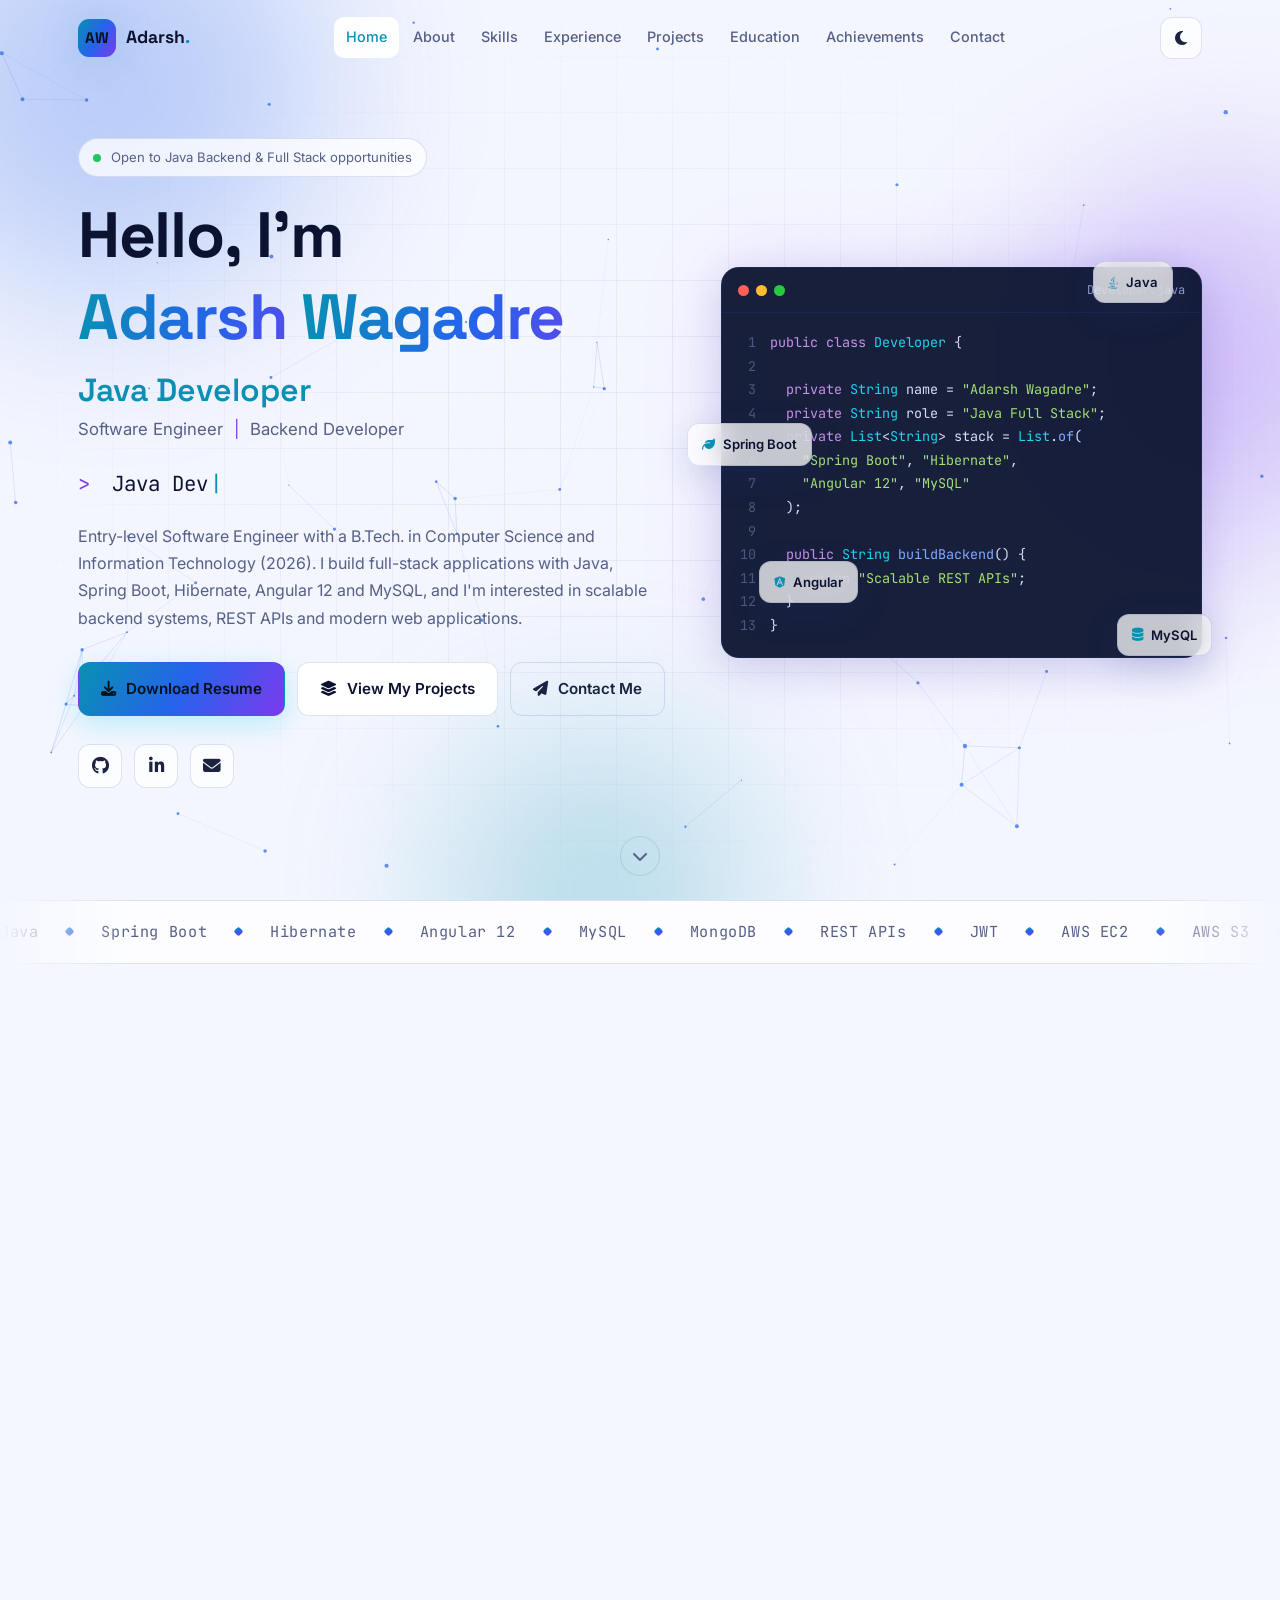
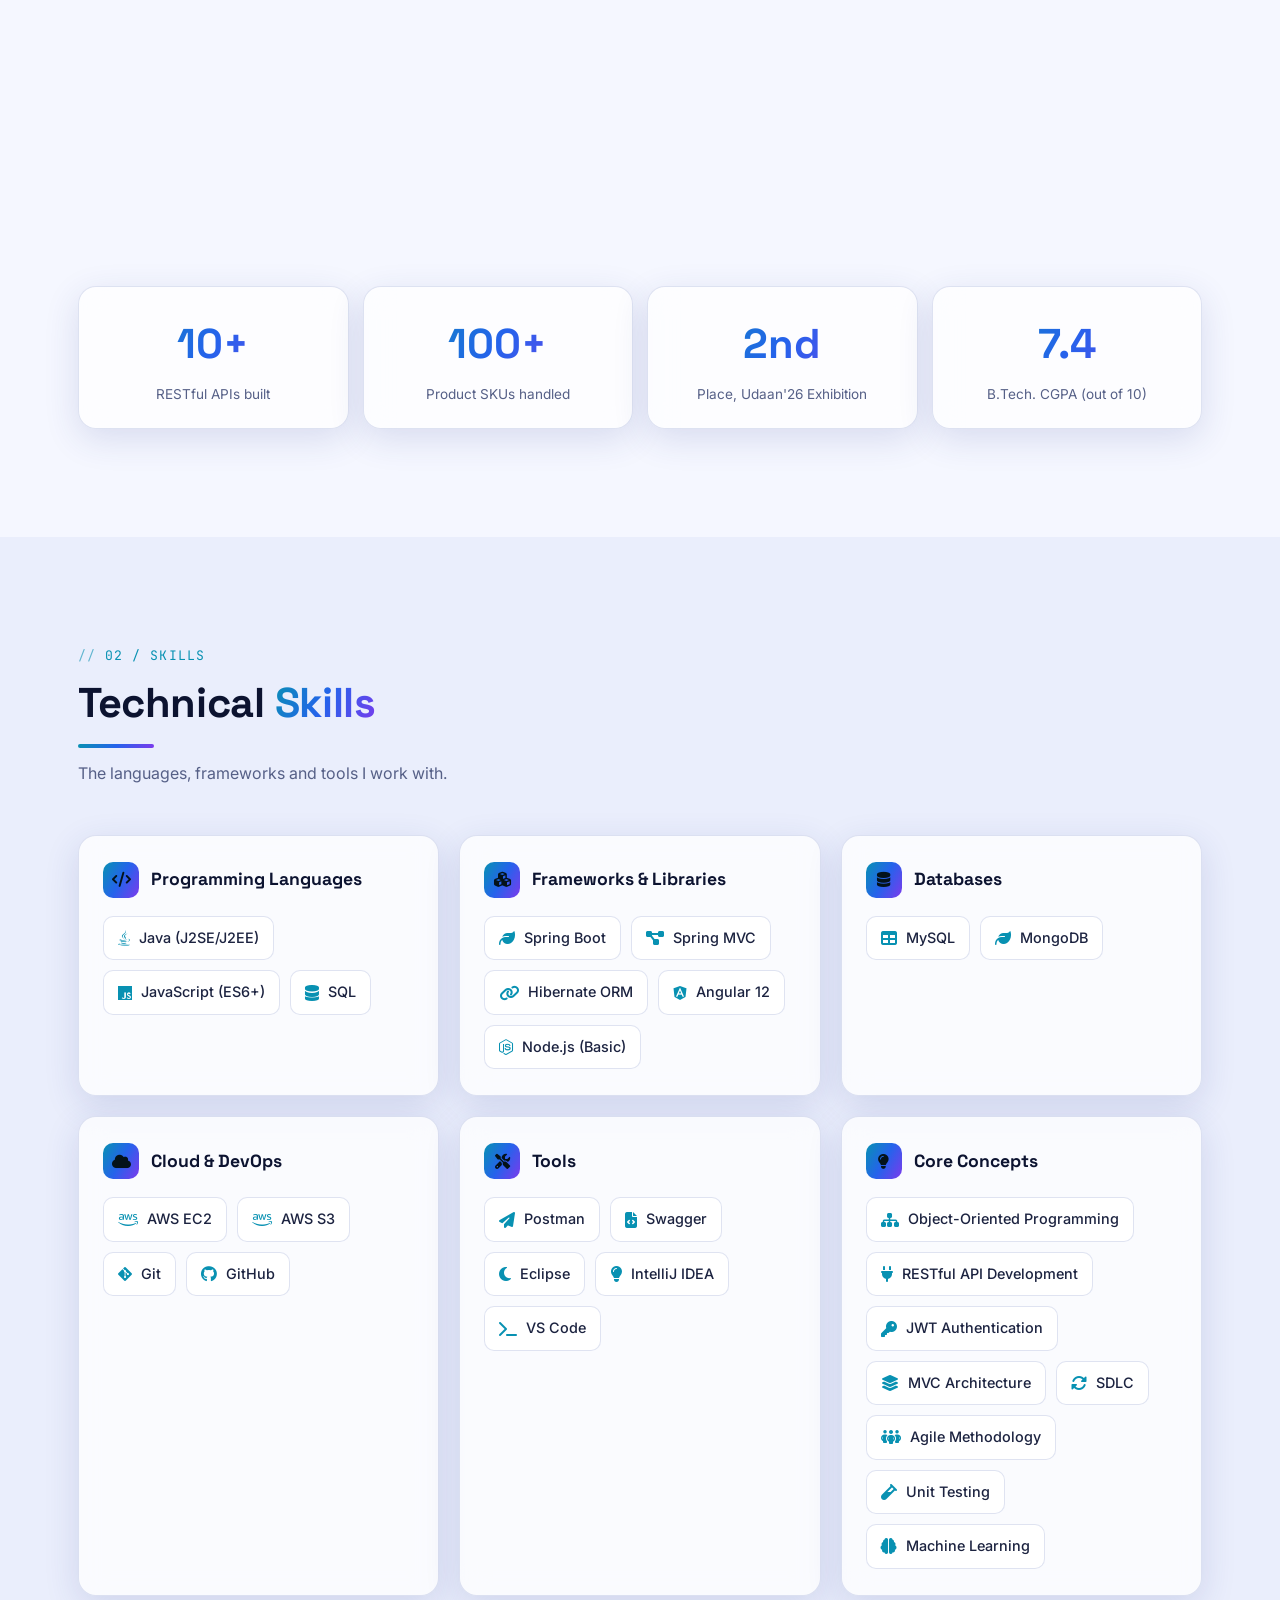
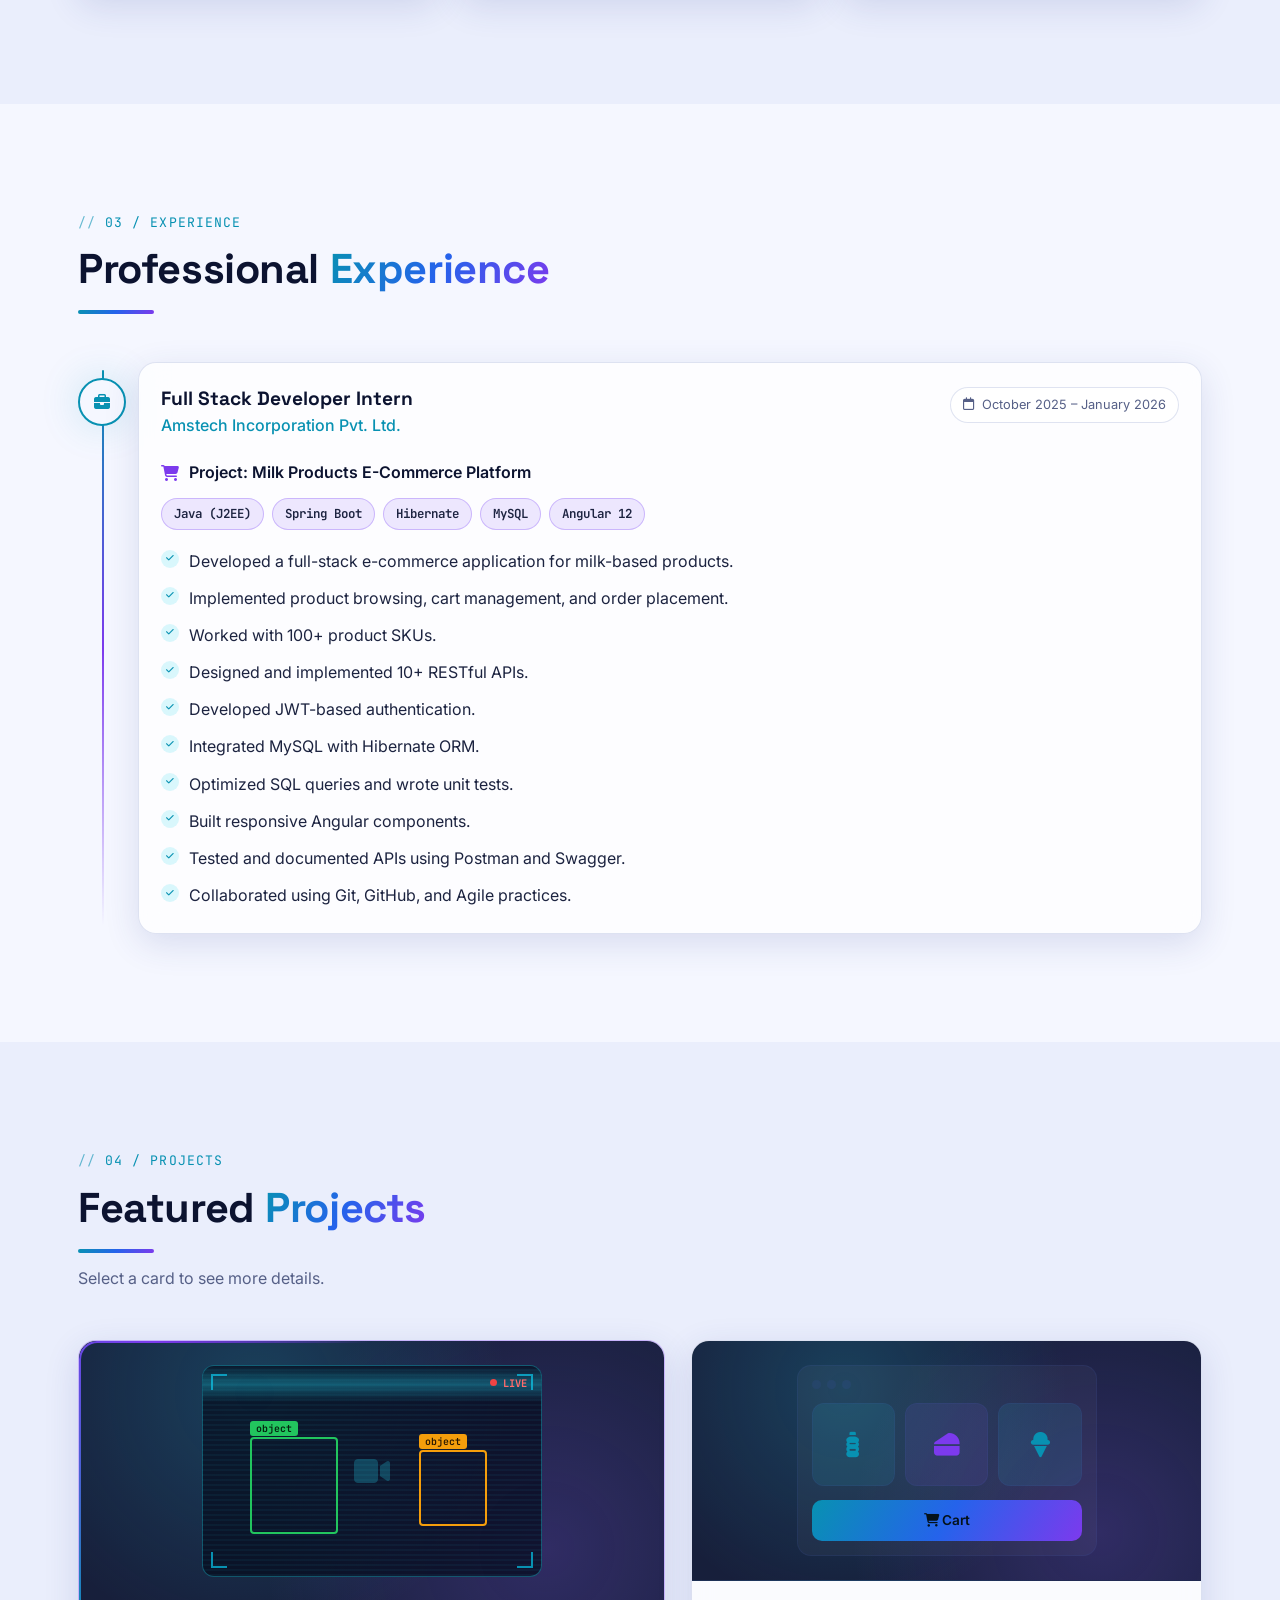
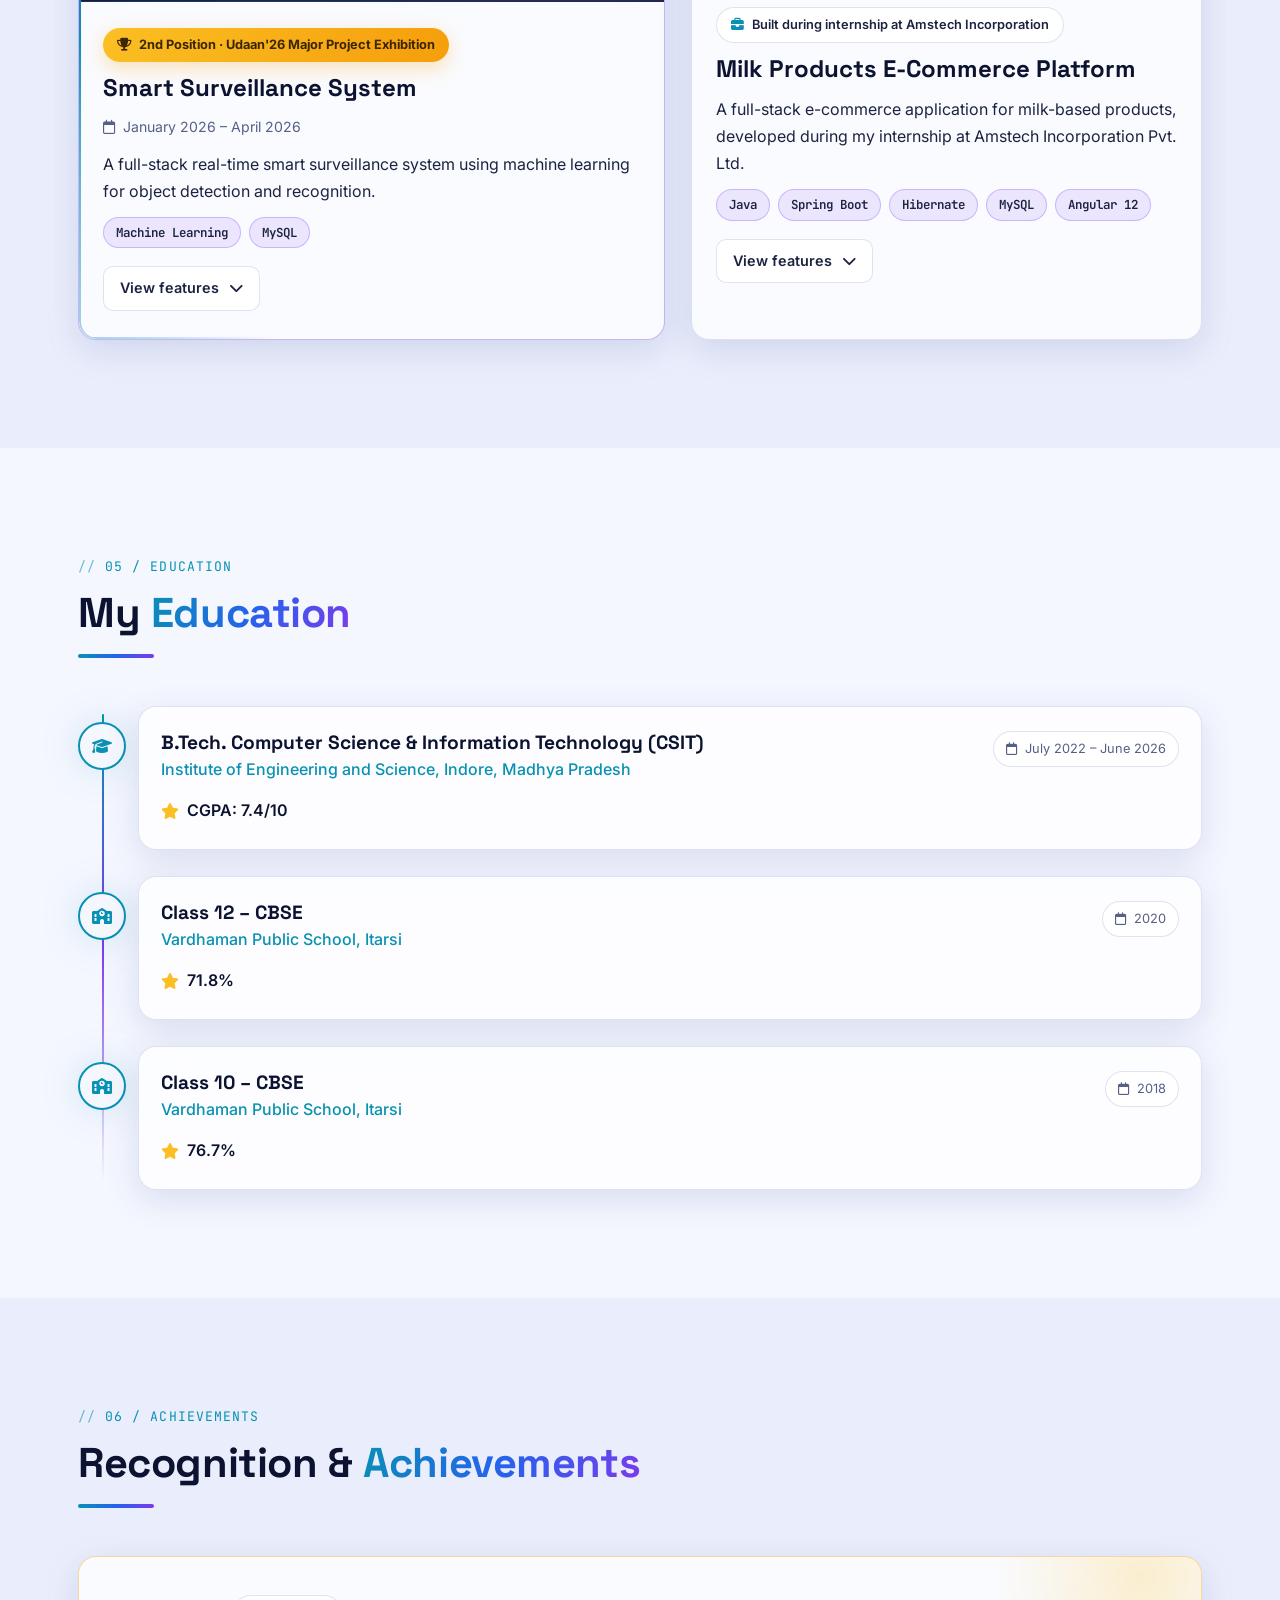
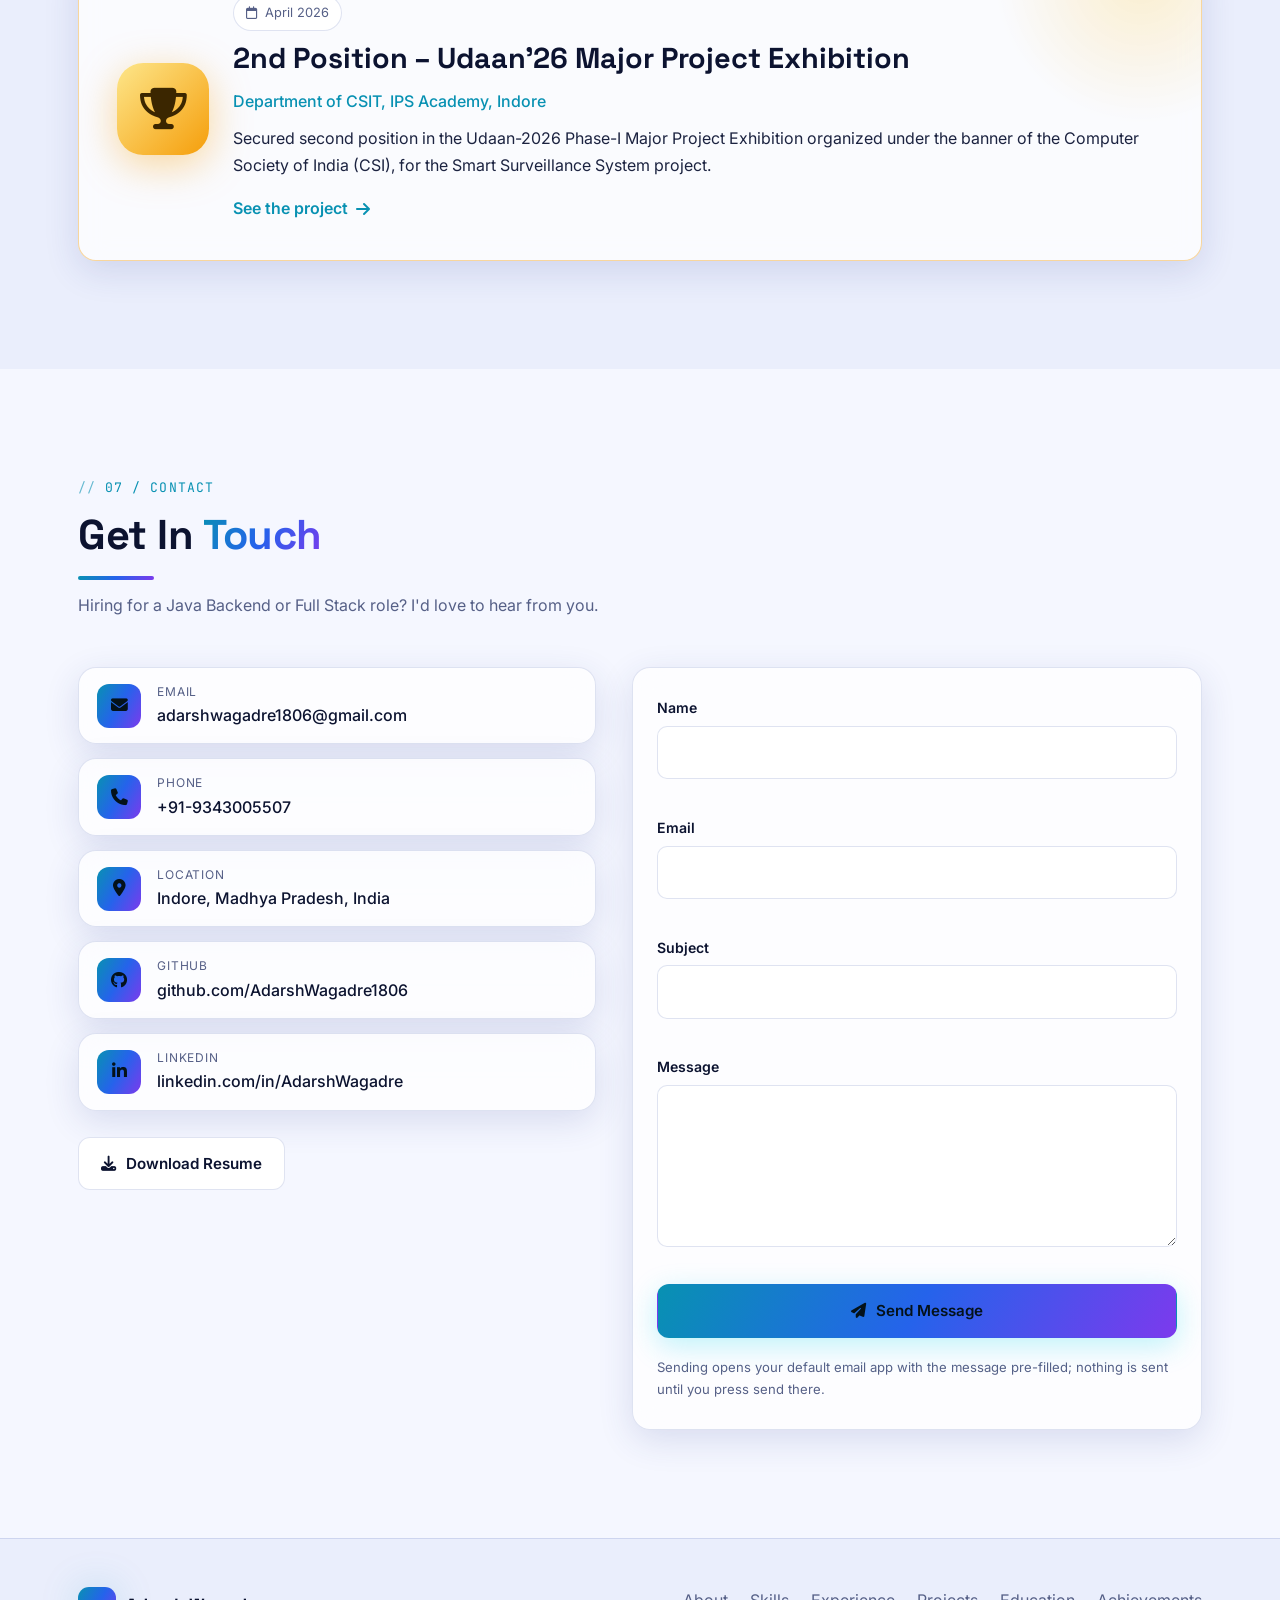
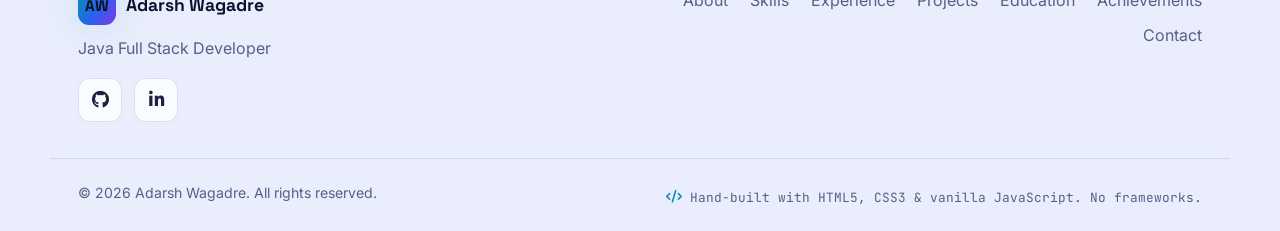
<file: index.html>
<!DOCTYPE html>
<html lang="en" data-theme="dark">
<head>
  <meta charset="UTF-8">
  <meta name="viewport" content="width=device-width, initial-scale=1.0">
  <title>Adarsh Wagadre | Java Full Stack Developer</title>
  <meta name="description" content="Adarsh Wagadre – Java Full Stack Developer, Software Engineer and Backend Developer from Indore, India. Experienced with Java, Spring Boot, Hibernate, Angular 12 and MySQL.">
  <meta name="keywords" content="Adarsh Wagadre, Java Full Stack Developer, Spring Boot, Hibernate, Angular, MySQL, Backend Developer, Software Engineer, Indore">
  <meta name="author" content="Adarsh Wagadre">
  <meta name="theme-color" content="#070b1a">
  <meta property="og:title" content="Adarsh Wagadre | Java Full Stack Developer">
  <meta property="og:description" content="Java Full Stack Developer building scalable backend systems, REST APIs and modern web applications.">
  <meta property="og:type" content="website">
  <meta name="twitter:card" content="summary">
  <link rel="icon" href="data:image/svg+xml,%3Csvg xmlns='http://www.w3.org/2000/svg' viewBox='0 0 100 100'%3E%3Crect width='100' height='100' rx='22' fill='%230b1226'/%3E%3Ctext x='50' y='66' font-size='54' text-anchor='middle' fill='%2322d3ee' font-family='monospace' font-weight='bold'%3EAW%3C/text%3E%3C/svg%3E">

  <link rel="preconnect" href="https://fonts.googleapis.com">
  <link rel="preconnect" href="https://fonts.gstatic.com" crossorigin>
  <link href="https://fonts.googleapis.com/css2?family=Inter:wght@400;500;600;700&family=JetBrains+Mono:wght@400;500&family=Space+Grotesk:wght@500;600;700&display=swap" rel="stylesheet">
  <link rel="stylesheet" href="https://cdnjs.cloudflare.com/ajax/libs/font-awesome/6.5.1/css/all.min.css" crossorigin="anonymous" referrerpolicy="no-referrer">
  <link rel="stylesheet" href="css/style.css">
</head>
<body>
  <a class="skip-link" href="#main">Skip to content</a>
  <div class="cursor-glow" id="cursorGlow" aria-hidden="true"></div>
  <div class="noise" aria-hidden="true"></div>
  <div class="scroll-progress" id="scrollProgress" aria-hidden="true"></div>

  <!-- ========== HEADER ========== -->
  <header class="site-header" id="header">
    <nav class="nav container" aria-label="Primary">
      <a href="#home" class="logo" aria-label="Adarsh Wagadre – home">
        <span class="logo-mark">AW</span><span class="logo-text">Adarsh<span class="accent">.</span></span>
      </a>

      <ul class="nav-links" id="navLinks">
        <li><a href="#home" class="nav-link">Home</a></li>
        <li><a href="#about" class="nav-link">About</a></li>
        <li><a href="#skills" class="nav-link">Skills</a></li>
        <li><a href="#experience" class="nav-link">Experience</a></li>
        <li><a href="#projects" class="nav-link">Projects</a></li>
        <li><a href="#education" class="nav-link">Education</a></li>
        <li><a href="#achievements" class="nav-link">Achievements</a></li>
        <li><a href="#contact" class="nav-link">Contact</a></li>
      </ul>

      <div class="nav-actions">
        <button class="icon-btn" id="themeToggle" type="button" aria-label="Switch to light theme" title="Toggle theme">
          <i class="fa-solid fa-sun icon-sun" aria-hidden="true"></i>
          <i class="fa-solid fa-moon icon-moon" aria-hidden="true"></i>
        </button>
        <button class="icon-btn menu-btn" id="menuToggle" type="button" aria-label="Open menu" aria-expanded="false" aria-controls="navLinks">
          <span class="bars" aria-hidden="true"><span></span><span></span><span></span></span>
        </button>
      </div>
    </nav>
  </header>

  <main id="main">

    <!-- ========== HERO ========== -->
    <section class="hero" id="home" aria-labelledby="hero-title">
      <div class="hero-bg" aria-hidden="true">
        <div class="orb orb-1"></div>
        <div class="orb orb-2"></div>
        <div class="orb orb-3"></div>
        <div class="grid-overlay"></div>
        <canvas id="particles"></canvas>
      </div>

      <div class="container hero-grid">
        <div class="hero-content">
          <p class="eyebrow reveal"><span class="pulse-dot" aria-hidden="true"></span> Open to Java Backend &amp; Full Stack opportunities</p>
          <h1 id="hero-title" class="hero-title" aria-label="Hello, I'm Adarsh Wagadre">
            <span class="line" aria-hidden="true"><span class="word" style="--i:0">Hello,</span> <span class="word" style="--i:1">I'm</span></span>
            <span class="line" aria-hidden="true"><span class="word shine" style="--i:2">Adarsh</span> <span class="word shine" style="--i:3">Wagadre</span></span>
          </h1>
          <h2 class="hero-role reveal">Java Developer</h2>
          <p class="hero-sub reveal">Software Engineer <span class="sep">|</span> Backend Developer</p>

          <p class="typing-line reveal" aria-live="off">
            <span class="prompt" aria-hidden="true">&gt;</span>
            <span id="typing" class="typing-text" aria-label="Java Developer, Spring Boot Developer, Full Stack Developer, Backend Developer">Java Developer</span><span class="cursor" aria-hidden="true">|</span>
          </p>

          <p class="hero-intro reveal">
            Entry-level Software Engineer with a B.Tech. in Computer Science and Information Technology (2026).
            I build full-stack applications with Java, Spring Boot, Hibernate, Angular 12 and MySQL, and I'm
            interested in scalable backend systems, REST APIs and modern web applications.
          </p>

          <div class="hero-cta reveal">
            <a href="assets/resume.pdf" class="btn btn-primary" download="Adarsh_Wagadre_Resume.pdf"><i class="fa-solid fa-download" aria-hidden="true"></i> Download Resume</a>
            <a href="#projects" class="btn btn-secondary"><i class="fa-solid fa-layer-group" aria-hidden="true"></i> View My Projects</a>
            <a href="#contact" class="btn btn-ghost"><i class="fa-solid fa-paper-plane" aria-hidden="true"></i> Contact Me</a>
          </div>

          <ul class="socials reveal" aria-label="Social links">
            <li><a href="https://github.com/AdarshWagadre1806" target="_blank" rel="noopener noreferrer" aria-label="GitHub profile"><i class="fa-brands fa-github" aria-hidden="true"></i></a></li>
            <li><a href="https://linkedin.com/in/AdarshWagadre" target="_blank" rel="noopener noreferrer" aria-label="LinkedIn profile"><i class="fa-brands fa-linkedin-in" aria-hidden="true"></i></a></li>
            <li><a href="mailto:adarshwagadre1806@gmail.com" aria-label="Send email"><i class="fa-solid fa-envelope" aria-hidden="true"></i></a></li>
          </ul>
        </div>

        <div class="hero-visual reveal" aria-hidden="true">
          <div class="tilt-wrap" id="tiltWrap">
          <div class="code-window glass">
            <div class="code-bar">
              <span class="dot dot-r"></span><span class="dot dot-y"></span><span class="dot dot-g"></span>
              <span class="code-file">Developer.java</span>
            </div>
<pre class="code-body"><code><span class="ln">1</span><span class="k">public class</span> <span class="t">Developer</span> {
<span class="ln">2</span>
<span class="ln">3</span>  <span class="k">private</span> <span class="t">String</span> name = <span class="s">"Adarsh Wagadre"</span>;
<span class="ln">4</span>  <span class="k">private</span> <span class="t">String</span> role = <span class="s">"Java Full Stack"</span>;
<span class="ln">5</span>  <span class="k">private</span> <span class="t">List</span>&lt;<span class="t">String</span>&gt; stack = <span class="t">List</span>.<span class="f">of</span>(
<span class="ln">6</span>    <span class="s">"Spring Boot"</span>, <span class="s">"Hibernate"</span>,
<span class="ln">7</span>    <span class="s">"Angular 12"</span>, <span class="s">"MySQL"</span>
<span class="ln">8</span>  );
<span class="ln">9</span>
<span class="ln">10</span>  <span class="k">public</span> <span class="t">String</span> <span class="f">buildBackend</span>() {
<span class="ln">11</span>    <span class="k">return</span> <span class="s">"Scalable REST APIs"</span>;
<span class="ln">12</span>  }
<span class="ln">13</span>}</code></pre>
          </div>

          <div class="float-chip chip-1 glass"><i class="fa-brands fa-java" aria-hidden="true"></i> Java</div>
          <div class="float-chip chip-2 glass"><i class="fa-solid fa-leaf" aria-hidden="true"></i> Spring Boot</div>
          <div class="float-chip chip-3 glass"><i class="fa-solid fa-database" aria-hidden="true"></i> MySQL</div>
          <div class="float-chip chip-4 glass"><i class="fa-brands fa-angular" aria-hidden="true"></i> Angular</div>
          </div>
        </div>
      </div>

      <a href="#about" class="scroll-hint" aria-label="Scroll to About section"><i class="fa-solid fa-chevron-down" aria-hidden="true"></i></a>
    </section>

    <!-- Tech ticker (items are cloned by script.js for a seamless loop) -->
    <div class="marquee" aria-label="Technologies I work with">
      <ul class="marquee-track" id="marqueeTrack">
        <li>Java</li><li>Spring Boot</li><li>Hibernate</li><li>Angular 12</li><li>MySQL</li><li>MongoDB</li>
        <li>REST APIs</li><li>JWT</li><li>AWS EC2</li><li>AWS S3</li><li>Git</li><li>Postman</li><li>Swagger</li><li>Machine Learning</li>
      </ul>
    </div>

    <!-- ========== ABOUT ========== -->
    <section class="section" id="about" aria-labelledby="about-title">
      <div class="container">
        <header class="section-head reveal">
          <p class="section-tag">01 / About</p>
          <h2 id="about-title" class="section-title">About <span class="gradient-text">Me</span></h2>
        </header>

        <div class="about-grid">
          <div class="about-text reveal">
            <p class="lead">I'm an entry-level Software Engineer with a B.Tech. in Computer Science and Information Technology (2026), focused on Java and Spring Boot backend development.</p>
            <p>I've built full-stack applications using Java, Spring Boot, Hibernate, Angular 12 and MySQL, designing REST APIs, managing relational databases and building responsive front-end components. I'm interested in scalable software systems and enjoy turning requirements into clean, working applications.</p>
            <p>During my internship at <strong>Amstech Incorporation Pvt. Ltd.</strong> I worked on a full-stack e-commerce platform, from JWT-secured APIs to Angular components. My Smart Surveillance System project, which applies machine learning to real-time video, secured 2nd position at the Udaan'26 Major Project Exhibition.</p>

            <ul class="highlight-list">
              <li><i class="fa-solid fa-graduation-cap" aria-hidden="true"></i> B.Tech. CSIT graduate (2026)</li>
              <li><i class="fa-solid fa-code" aria-hidden="true"></i> Full-stack development experience</li>
              <li><i class="fa-brands fa-java" aria-hidden="true"></i> Java &amp; Spring Boot backend</li>
              <li><i class="fa-solid fa-plug" aria-hidden="true"></i> REST API development</li>
              <li><i class="fa-solid fa-database" aria-hidden="true"></i> Database management</li>
              <li><i class="fa-solid fa-briefcase" aria-hidden="true"></i> Internship at Amstech Incorporation</li>
            </ul>
          </div>

          <aside class="profile-card glass reveal" aria-label="Profile summary">
            <div class="avatar" aria-hidden="true">AW</div>
            <h3>Adarsh Wagadre</h3>
            <p class="muted">Java Full Stack Developer</p>
            <dl class="profile-list">
              <div><dt><i class="fa-solid fa-location-dot" aria-hidden="true"></i> Location</dt><dd>Indore, Madhya Pradesh, India</dd></div>
              <div><dt><i class="fa-solid fa-graduation-cap" aria-hidden="true"></i> Degree</dt><dd>B.Tech. CSIT, 2026</dd></div>
              <div><dt><i class="fa-solid fa-building" aria-hidden="true"></i> Experience</dt><dd>Full Stack Developer Intern</dd></div>
              <div><dt><i class="fa-solid fa-trophy" aria-hidden="true"></i> Award</dt><dd>2nd, Udaan'26 Exhibition</dd></div>
            </dl>
            <a href="assets/resume.pdf" class="btn btn-primary btn-block" download="Adarsh_Wagadre_Resume.pdf"><i class="fa-solid fa-file-arrow-down" aria-hidden="true"></i> Resume (PDF)</a>
          </aside>
        </div>

        <!-- Genuine numbers only (from resume content) -->
        <ul class="stats reveal" aria-label="Highlights">
          <li class="stat glass"><span class="stat-num"><span class="counter" data-target="10">0</span>+</span><span class="stat-label">RESTful APIs built</span></li>
          <li class="stat glass"><span class="stat-num"><span class="counter" data-target="100">0</span>+</span><span class="stat-label">Product SKUs handled</span></li>
          <li class="stat glass"><span class="stat-num"><span class="counter" data-target="2" data-suffix="nd">0</span></span><span class="stat-label">Place, Udaan'26 Exhibition</span></li>
          <li class="stat glass"><span class="stat-num"><span class="counter" data-target="7.4" data-decimals="1">0</span></span><span class="stat-label">B.Tech. CGPA (out of 10)</span></li>
        </ul>
      </div>
    </section>

    <!-- ========== SKILLS ========== -->
    <section class="section section-alt" id="skills" aria-labelledby="skills-title">
      <div class="container">
        <header class="section-head reveal">
          <p class="section-tag">02 / Skills</p>
          <h2 id="skills-title" class="section-title">Technical <span class="gradient-text">Skills</span></h2>
          <p class="section-sub">The languages, frameworks and tools I work with.</p>
        </header>

        <div class="skills-grid">
          <article class="skill-group glass reveal">
            <h3><i class="fa-solid fa-code" aria-hidden="true"></i> Programming Languages</h3>
            <ul class="chips">
              <li class="chip"><i class="fa-brands fa-java" aria-hidden="true"></i> Java (J2SE/J2EE)</li>
              <li class="chip"><i class="fa-brands fa-js" aria-hidden="true"></i> JavaScript (ES6+)</li>
              <li class="chip"><i class="fa-solid fa-database" aria-hidden="true"></i> SQL</li>
            </ul>
          </article>

          <article class="skill-group glass reveal">
            <h3><i class="fa-solid fa-cubes" aria-hidden="true"></i> Frameworks &amp; Libraries</h3>
            <ul class="chips">
              <li class="chip"><i class="fa-solid fa-leaf" aria-hidden="true"></i> Spring Boot</li>
              <li class="chip"><i class="fa-solid fa-diagram-project" aria-hidden="true"></i> Spring MVC</li>
              <li class="chip"><i class="fa-solid fa-link" aria-hidden="true"></i> Hibernate ORM</li>
              <li class="chip"><i class="fa-brands fa-angular" aria-hidden="true"></i> Angular 12</li>
              <li class="chip"><i class="fa-brands fa-node-js" aria-hidden="true"></i> Node.js (Basic)</li>
            </ul>
          </article>

          <article class="skill-group glass reveal">
            <h3><i class="fa-solid fa-database" aria-hidden="true"></i> Databases</h3>
            <ul class="chips">
              <li class="chip"><i class="fa-solid fa-table" aria-hidden="true"></i> MySQL</li>
              <li class="chip"><i class="fa-solid fa-leaf" aria-hidden="true"></i> MongoDB</li>
            </ul>
          </article>

          <article class="skill-group glass reveal">
            <h3><i class="fa-solid fa-cloud" aria-hidden="true"></i> Cloud &amp; DevOps</h3>
            <ul class="chips">
              <li class="chip"><i class="fa-brands fa-aws" aria-hidden="true"></i> AWS EC2</li>
              <li class="chip"><i class="fa-brands fa-aws" aria-hidden="true"></i> AWS S3</li>
              <li class="chip"><i class="fa-brands fa-git-alt" aria-hidden="true"></i> Git</li>
              <li class="chip"><i class="fa-brands fa-github" aria-hidden="true"></i> GitHub</li>
            </ul>
          </article>

          <article class="skill-group glass reveal">
            <h3><i class="fa-solid fa-screwdriver-wrench" aria-hidden="true"></i> Tools</h3>
            <ul class="chips">
              <li class="chip"><i class="fa-solid fa-paper-plane" aria-hidden="true"></i> Postman</li>
              <li class="chip"><i class="fa-solid fa-file-code" aria-hidden="true"></i> Swagger</li>
              <li class="chip"><i class="fa-solid fa-moon" aria-hidden="true"></i> Eclipse</li>
              <li class="chip"><i class="fa-solid fa-lightbulb" aria-hidden="true"></i> IntelliJ IDEA</li>
              <li class="chip"><i class="fa-solid fa-terminal" aria-hidden="true"></i> VS Code</li>
            </ul>
          </article>

          <article class="skill-group glass reveal">
            <h3><i class="fa-solid fa-lightbulb" aria-hidden="true"></i> Core Concepts</h3>
            <ul class="chips">
              <li class="chip"><i class="fa-solid fa-sitemap" aria-hidden="true"></i> Object-Oriented Programming</li>
              <li class="chip"><i class="fa-solid fa-plug" aria-hidden="true"></i> RESTful API Development</li>
              <li class="chip"><i class="fa-solid fa-key" aria-hidden="true"></i> JWT Authentication</li>
              <li class="chip"><i class="fa-solid fa-layer-group" aria-hidden="true"></i> MVC Architecture</li>
              <li class="chip"><i class="fa-solid fa-rotate" aria-hidden="true"></i> SDLC</li>
              <li class="chip"><i class="fa-solid fa-people-group" aria-hidden="true"></i> Agile Methodology</li>
              <li class="chip"><i class="fa-solid fa-vial" aria-hidden="true"></i> Unit Testing</li>
              <li class="chip"><i class="fa-solid fa-brain" aria-hidden="true"></i> Machine Learning</li>
            </ul>
          </article>
        </div>
      </div>
    </section>

    <!-- ========== EXPERIENCE ========== -->
    <section class="section" id="experience" aria-labelledby="exp-title">
      <div class="container">
        <header class="section-head reveal">
          <p class="section-tag">03 / Experience</p>
          <h2 id="exp-title" class="section-title">Professional <span class="gradient-text">Experience</span></h2>
        </header>

        <ol class="timeline">
          <li class="timeline-item reveal">
            <span class="timeline-dot" aria-hidden="true"><i class="fa-solid fa-briefcase"></i></span>
            <article class="timeline-card glass">
              <div class="card-top">
                <div>
                  <h3>Full Stack Developer Intern</h3>
                  <p class="org">Amstech Incorporation Pvt. Ltd.</p>
                </div>
                <span class="date-badge"><i class="fa-regular fa-calendar" aria-hidden="true"></i> October 2025 – January 2026</span>
              </div>

              <p class="project-label"><i class="fa-solid fa-cart-shopping" aria-hidden="true"></i> Project: Milk Products E-Commerce Platform</p>

              <ul class="badges" aria-label="Technologies used">
                <li>Java (J2EE)</li><li>Spring Boot</li><li>Hibernate</li><li>MySQL</li><li>Angular 12</li>
              </ul>

              <ul class="check-list">
                <li>Developed a full-stack e-commerce application for milk-based products.</li>
                <li>Implemented product browsing, cart management, and order placement.</li>
                <li>Worked with 100+ product SKUs.</li>
                <li>Designed and implemented 10+ RESTful APIs.</li>
                <li>Developed JWT-based authentication.</li>
                <li>Integrated MySQL with Hibernate ORM.</li>
                <li>Optimized SQL queries and wrote unit tests.</li>
                <li>Built responsive Angular components.</li>
                <li>Tested and documented APIs using Postman and Swagger.</li>
                <li>Collaborated using Git, GitHub, and Agile practices.</li>
              </ul>
            </article>
          </li>
        </ol>
      </div>
    </section>

    <!-- ========== PROJECTS ========== -->
    <section class="section section-alt" id="projects" aria-labelledby="projects-title">
      <div class="container">
        <header class="section-head reveal">
          <p class="section-tag">04 / Projects</p>
          <h2 id="projects-title" class="section-title">Featured <span class="gradient-text">Projects</span></h2>
          <p class="section-sub">Select a card to see more details.</p>
        </header>

        <div class="projects-grid">

          <!-- Project 1 -->
          <article class="project-card project-featured glass reveal" id="project-surveillance">
            <div class="project-visual" aria-hidden="true">
              <div class="scan-frame">
                <span class="corner tl"></span><span class="corner tr"></span><span class="corner bl"></span><span class="corner br"></span>
                <div class="scan-line"></div>
                <div class="detect-box db-1"><span>object</span></div>
                <div class="detect-box db-2"><span>object</span></div>
                <i class="fa-solid fa-video cam-icon"></i>
                <span class="rec"><span class="pulse-dot"></span> LIVE</span>
              </div>
            </div>

            <div class="project-body">
              <p class="award-ribbon"><i class="fa-solid fa-trophy" aria-hidden="true"></i> 2nd Position · Udaan'26 Major Project Exhibition</p>
              <h3>Smart Surveillance System</h3>
              <p class="project-meta"><i class="fa-regular fa-calendar" aria-hidden="true"></i> January 2026 – April 2026</p>
              <p class="project-desc">A full-stack real-time smart surveillance system using machine learning for object detection and recognition.</p>

              <ul class="badges" aria-label="Technologies used">
                <li>Machine Learning</li><li>MySQL</li>
              </ul>

              <button class="toggle-btn" type="button" aria-expanded="false" aria-controls="features-surv">
                <span class="toggle-label">View features</span> <i class="fa-solid fa-chevron-down" aria-hidden="true"></i>
              </button>
              <div class="features" id="features-surv" hidden>
                <ul class="check-list">
                  <li>Real-time video processing.</li>
                  <li>Object detection and recognition.</li>
                  <li>Automated alert generation.</li>
                  <li>Real-time monitoring dashboard.</li>
                  <li>MySQL event and alert management.</li>
                  <li>Responsive dashboard interface.</li>
                </ul>
              </div>
              <!-- Add GitHub / Live Demo buttons here only when real links are available (see README). -->
            </div>
          </article>

          <!-- Project 2 -->
          <article class="project-card glass reveal" id="project-ecommerce">
            <div class="project-visual shop-visual" aria-hidden="true">
              <div class="shop-mock">
                <div class="shop-bar"><span></span><span></span><span></span></div>
                <div class="shop-row"><i class="fa-solid fa-bottle-water"></i><i class="fa-solid fa-cheese"></i><i class="fa-solid fa-ice-cream"></i></div>
                <div class="shop-cart"><i class="fa-solid fa-cart-shopping"></i> Cart</div>
              </div>
            </div>

            <div class="project-body">
              <p class="award-ribbon ribbon-soft"><i class="fa-solid fa-briefcase" aria-hidden="true"></i> Built during internship at Amstech Incorporation</p>
              <h3>Milk Products E-Commerce Platform</h3>
              <p class="project-desc">A full-stack e-commerce application for milk-based products, developed during my internship at Amstech Incorporation Pvt. Ltd.</p>

              <ul class="badges" aria-label="Technologies used">
                <li>Java</li><li>Spring Boot</li><li>Hibernate</li><li>MySQL</li><li>Angular 12</li>
              </ul>

              <button class="toggle-btn" type="button" aria-expanded="false" aria-controls="features-shop">
                <span class="toggle-label">View features</span> <i class="fa-solid fa-chevron-down" aria-hidden="true"></i>
              </button>
              <div class="features" id="features-shop" hidden>
                <ul class="check-list">
                  <li>Product browsing.</li>
                  <li>Shopping cart management.</li>
                  <li>Order placement.</li>
                  <li>JWT authentication.</li>
                  <li>REST API integration.</li>
                  <li>Database management.</li>
                </ul>
              </div>
            </div>
          </article>
        </div>
      </div>
    </section>

    <!-- ========== EDUCATION ========== -->
    <section class="section" id="education" aria-labelledby="edu-title">
      <div class="container">
        <header class="section-head reveal">
          <p class="section-tag">05 / Education</p>
          <h2 id="edu-title" class="section-title">My <span class="gradient-text">Education</span></h2>
        </header>

        <ol class="timeline">
          <li class="timeline-item reveal">
            <span class="timeline-dot" aria-hidden="true"><i class="fa-solid fa-graduation-cap"></i></span>
            <article class="timeline-card glass">
              <div class="card-top">
                <div>
                  <h3>B.Tech. Computer Science &amp; Information Technology (CSIT)</h3>
                  <p class="org">Institute of Engineering and Science, Indore, Madhya Pradesh</p>
                </div>
                <span class="date-badge"><i class="fa-regular fa-calendar" aria-hidden="true"></i> July 2022 – June 2026</span>
              </div>
              <p class="grade"><i class="fa-solid fa-star" aria-hidden="true"></i> CGPA: 7.4/10</p>
            </article>
          </li>
          <li class="timeline-item reveal">
            <span class="timeline-dot" aria-hidden="true"><i class="fa-solid fa-school"></i></span>
            <article class="timeline-card glass">
              <div class="card-top">
                <div>
                  <h3>Class 12 – CBSE</h3>
                  <p class="org">Vardhaman Public School, Itarsi</p>
                </div>
                <span class="date-badge"><i class="fa-regular fa-calendar" aria-hidden="true"></i> 2020</span>
              </div>
              <p class="grade"><i class="fa-solid fa-star" aria-hidden="true"></i> 71.8%</p>
            </article>
          </li>
          <li class="timeline-item reveal">
            <span class="timeline-dot" aria-hidden="true"><i class="fa-solid fa-school"></i></span>
            <article class="timeline-card glass">
              <div class="card-top">
                <div>
                  <h3>Class 10 – CBSE</h3>
                  <p class="org">Vardhaman Public School, Itarsi</p>
                </div>
                <span class="date-badge"><i class="fa-regular fa-calendar" aria-hidden="true"></i> 2018</span>
              </div>
              <p class="grade"><i class="fa-solid fa-star" aria-hidden="true"></i> 76.7%</p>
            </article>
          </li>
        </ol>
      </div>
    </section>

    <!-- ========== ACHIEVEMENTS ========== -->
    <section class="section section-alt" id="achievements" aria-labelledby="ach-title">
      <div class="container">
        <header class="section-head reveal">
          <p class="section-tag">06 / Achievements</p>
          <h2 id="ach-title" class="section-title">Recognition &amp; <span class="gradient-text">Achievements</span></h2>
        </header>

        <article class="achievement glass reveal">
          <div class="trophy" aria-hidden="true"><i class="fa-solid fa-trophy"></i></div>
          <div class="achievement-body">
            <p class="date-badge"><i class="fa-regular fa-calendar" aria-hidden="true"></i> April 2026</p>
            <h3>2nd Position – Udaan'26 Major Project Exhibition</h3>
            <p class="org">Department of CSIT, IPS Academy, Indore</p>
            <p>Secured second position in the Udaan-2026 Phase-I Major Project Exhibition organized under the banner of the Computer Society of India (CSI), for the Smart Surveillance System project.</p>
            <a href="#project-surveillance" class="text-link">See the project <i class="fa-solid fa-arrow-right" aria-hidden="true"></i></a>
          </div>
        </article>
      </div>
    </section>

    <!-- ========== CONTACT ========== -->
    <section class="section" id="contact" aria-labelledby="contact-title">
      <div class="container">
        <header class="section-head reveal">
          <p class="section-tag">07 / Contact</p>
          <h2 id="contact-title" class="section-title">Get In <span class="gradient-text">Touch</span></h2>
          <p class="section-sub">Hiring for a Java Backend or Full Stack role? I'd love to hear from you.</p>
        </header>

        <div class="contact-grid">
          <div class="contact-info reveal">
            <ul class="contact-list">
              <li class="glass">
                <span class="c-icon"><i class="fa-solid fa-envelope" aria-hidden="true"></i></span>
                <div><span class="c-label">Email</span><a href="mailto:adarshwagadre1806@gmail.com">adarshwagadre1806@gmail.com</a></div>
              </li>
              <li class="glass">
                <span class="c-icon"><i class="fa-solid fa-phone" aria-hidden="true"></i></span>
                <div><span class="c-label">Phone</span><a href="tel:+919343005507">+91-9343005507</a></div>
              </li>
              <li class="glass">
                <span class="c-icon"><i class="fa-solid fa-location-dot" aria-hidden="true"></i></span>
                <div><span class="c-label">Location</span><span>Indore, Madhya Pradesh, India</span></div>
              </li>
              <li class="glass">
                <span class="c-icon"><i class="fa-brands fa-github" aria-hidden="true"></i></span>
                <div><span class="c-label">GitHub</span><a href="https://github.com/AdarshWagadre1806" target="_blank" rel="noopener noreferrer">github.com/AdarshWagadre1806</a></div>
              </li>
              <li class="glass">
                <span class="c-icon"><i class="fa-brands fa-linkedin-in" aria-hidden="true"></i></span>
                <div><span class="c-label">LinkedIn</span><a href="https://linkedin.com/in/AdarshWagadre" target="_blank" rel="noopener noreferrer">linkedin.com/in/AdarshWagadre</a></div>
              </li>
            </ul>
            <a href="assets/resume.pdf" class="btn btn-secondary" download="Adarsh_Wagadre_Resume.pdf"><i class="fa-solid fa-download" aria-hidden="true"></i> Download Resume</a>
          </div>

          <form class="contact-form glass reveal" id="contactForm" novalidate>
            <div class="field">
              <label for="name">Name</label>
              <input type="text" id="name" name="name" autocomplete="name" required aria-describedby="name-err">
              <span class="error" id="name-err" role="alert"></span>
            </div>
            <div class="field">
              <label for="email">Email</label>
              <input type="email" id="email" name="email" autocomplete="email" required aria-describedby="email-err">
              <span class="error" id="email-err" role="alert"></span>
            </div>
            <div class="field">
              <label for="subject">Subject</label>
              <input type="text" id="subject" name="subject" required aria-describedby="subject-err">
              <span class="error" id="subject-err" role="alert"></span>
            </div>
            <div class="field">
              <label for="message">Message</label>
              <textarea id="message" name="message" rows="5" required aria-describedby="message-err"></textarea>
              <span class="error" id="message-err" role="alert"></span>
            </div>
            <button type="submit" class="btn btn-primary btn-block"><i class="fa-solid fa-paper-plane" aria-hidden="true"></i> Send Message</button>
            <p class="form-note" id="formStatus" role="status" aria-live="polite">Sending opens your default email app with the message pre-filled; nothing is sent until you press send there.</p>
          </form>
        </div>
      </div>
    </section>
  </main>

  <!-- ========== FOOTER ========== -->
  <footer class="site-footer">
    <div class="container footer-grid">
      <div class="footer-brand">
        <a href="#home" class="logo"><span class="logo-mark">AW</span><span class="logo-text">Adarsh Wagadre</span></a>
        <p class="muted">Java Full Stack Developer</p>
        <ul class="socials" aria-label="Social links">
          <li><a href="https://github.com/AdarshWagadre1806" target="_blank" rel="noopener noreferrer" aria-label="GitHub profile"><i class="fa-brands fa-github" aria-hidden="true"></i></a></li>
          <li><a href="https://linkedin.com/in/AdarshWagadre" target="_blank" rel="noopener noreferrer" aria-label="LinkedIn profile"><i class="fa-brands fa-linkedin-in" aria-hidden="true"></i></a></li>
        </ul>
      </div>
      <nav class="footer-nav" aria-label="Footer">
        <a href="#about">About</a>
        <a href="#skills">Skills</a>
        <a href="#experience">Experience</a>
        <a href="#projects">Projects</a>
        <a href="#education">Education</a>
        <a href="#achievements">Achievements</a>
        <a href="#contact">Contact</a>
      </nav>
    </div>
    <div class="container footer-bottom">
      <p>&copy; <span id="year">2026</span> Adarsh Wagadre. All rights reserved.</p>
      <p class="built-with"><i class="fa-solid fa-code" aria-hidden="true"></i> Hand-built with HTML5, CSS3 &amp; vanilla JavaScript. No frameworks.</p>
    </div>
  </footer>

  <button class="back-to-top" id="backToTop" type="button" aria-label="Back to top"><i class="fa-solid fa-arrow-up" aria-hidden="true"></i></button>

  <script src="js/script.js" defer></script>
</body>
</html>
</file>
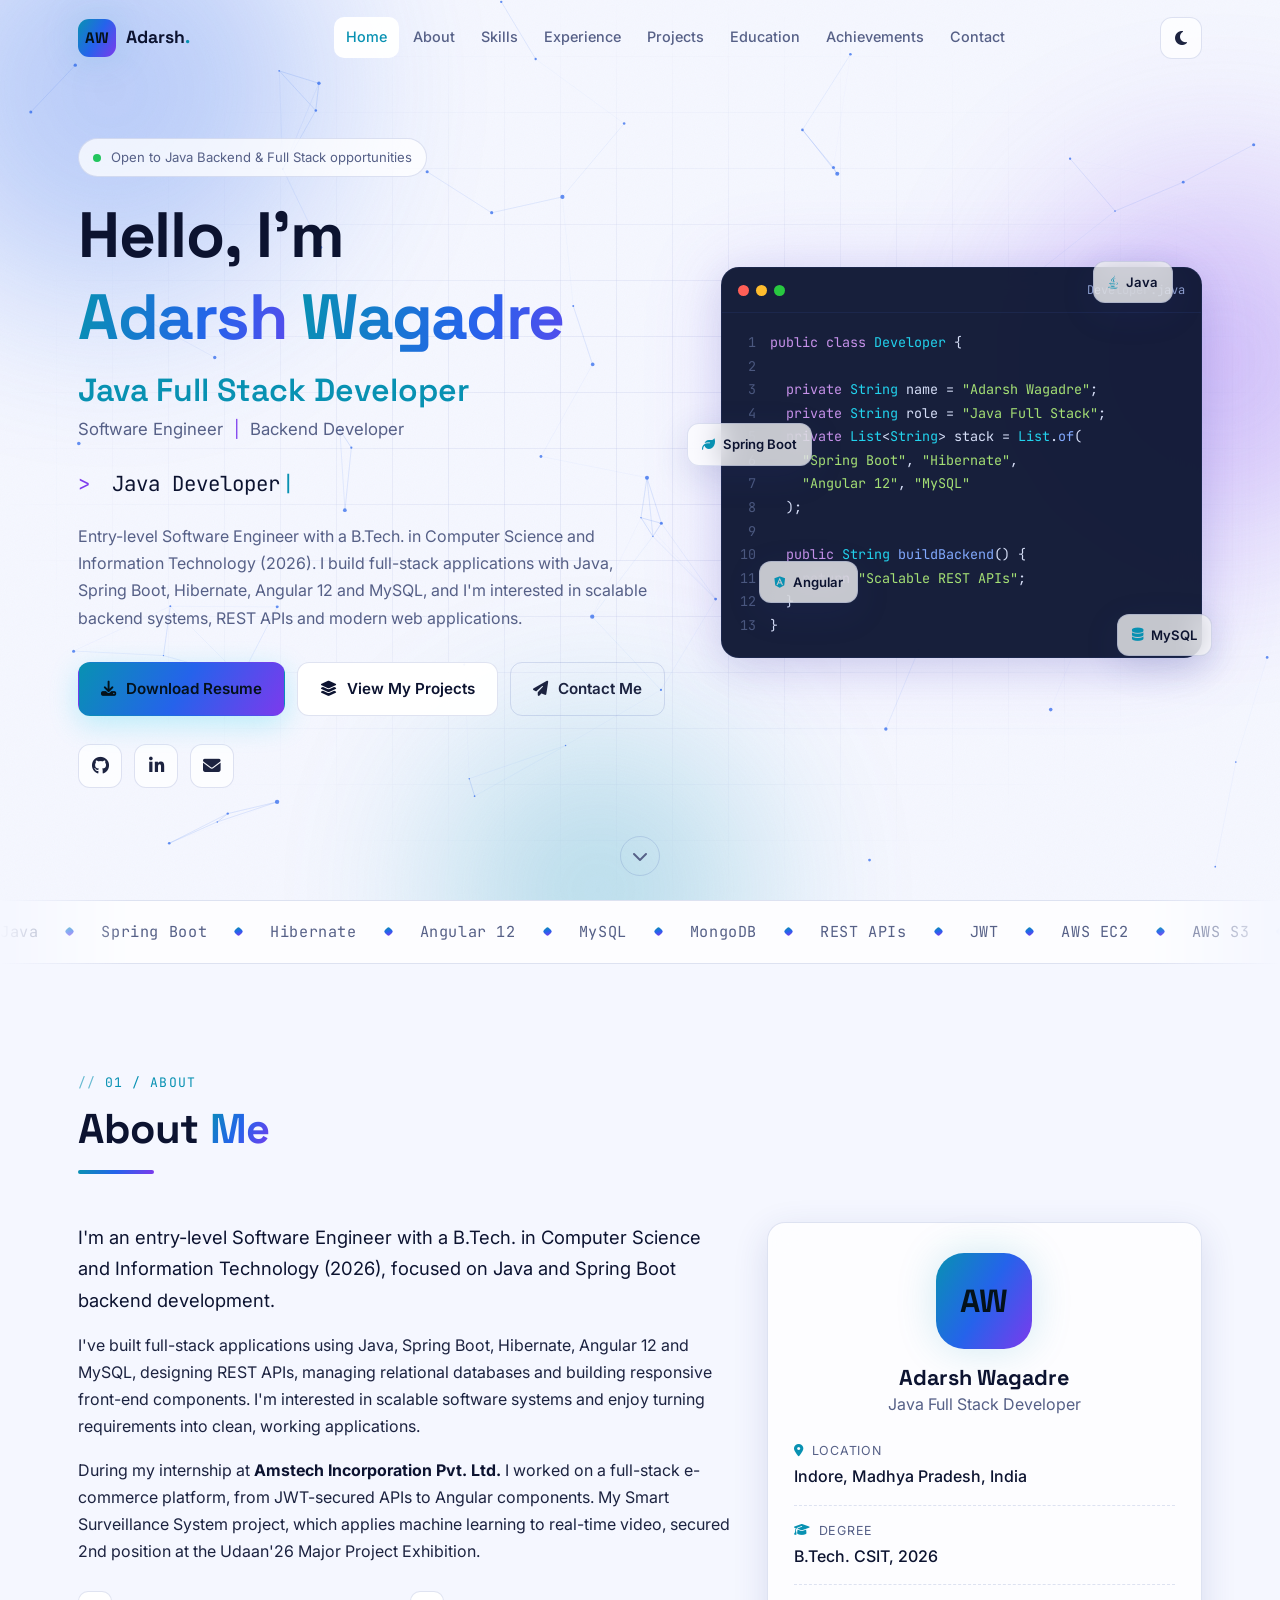
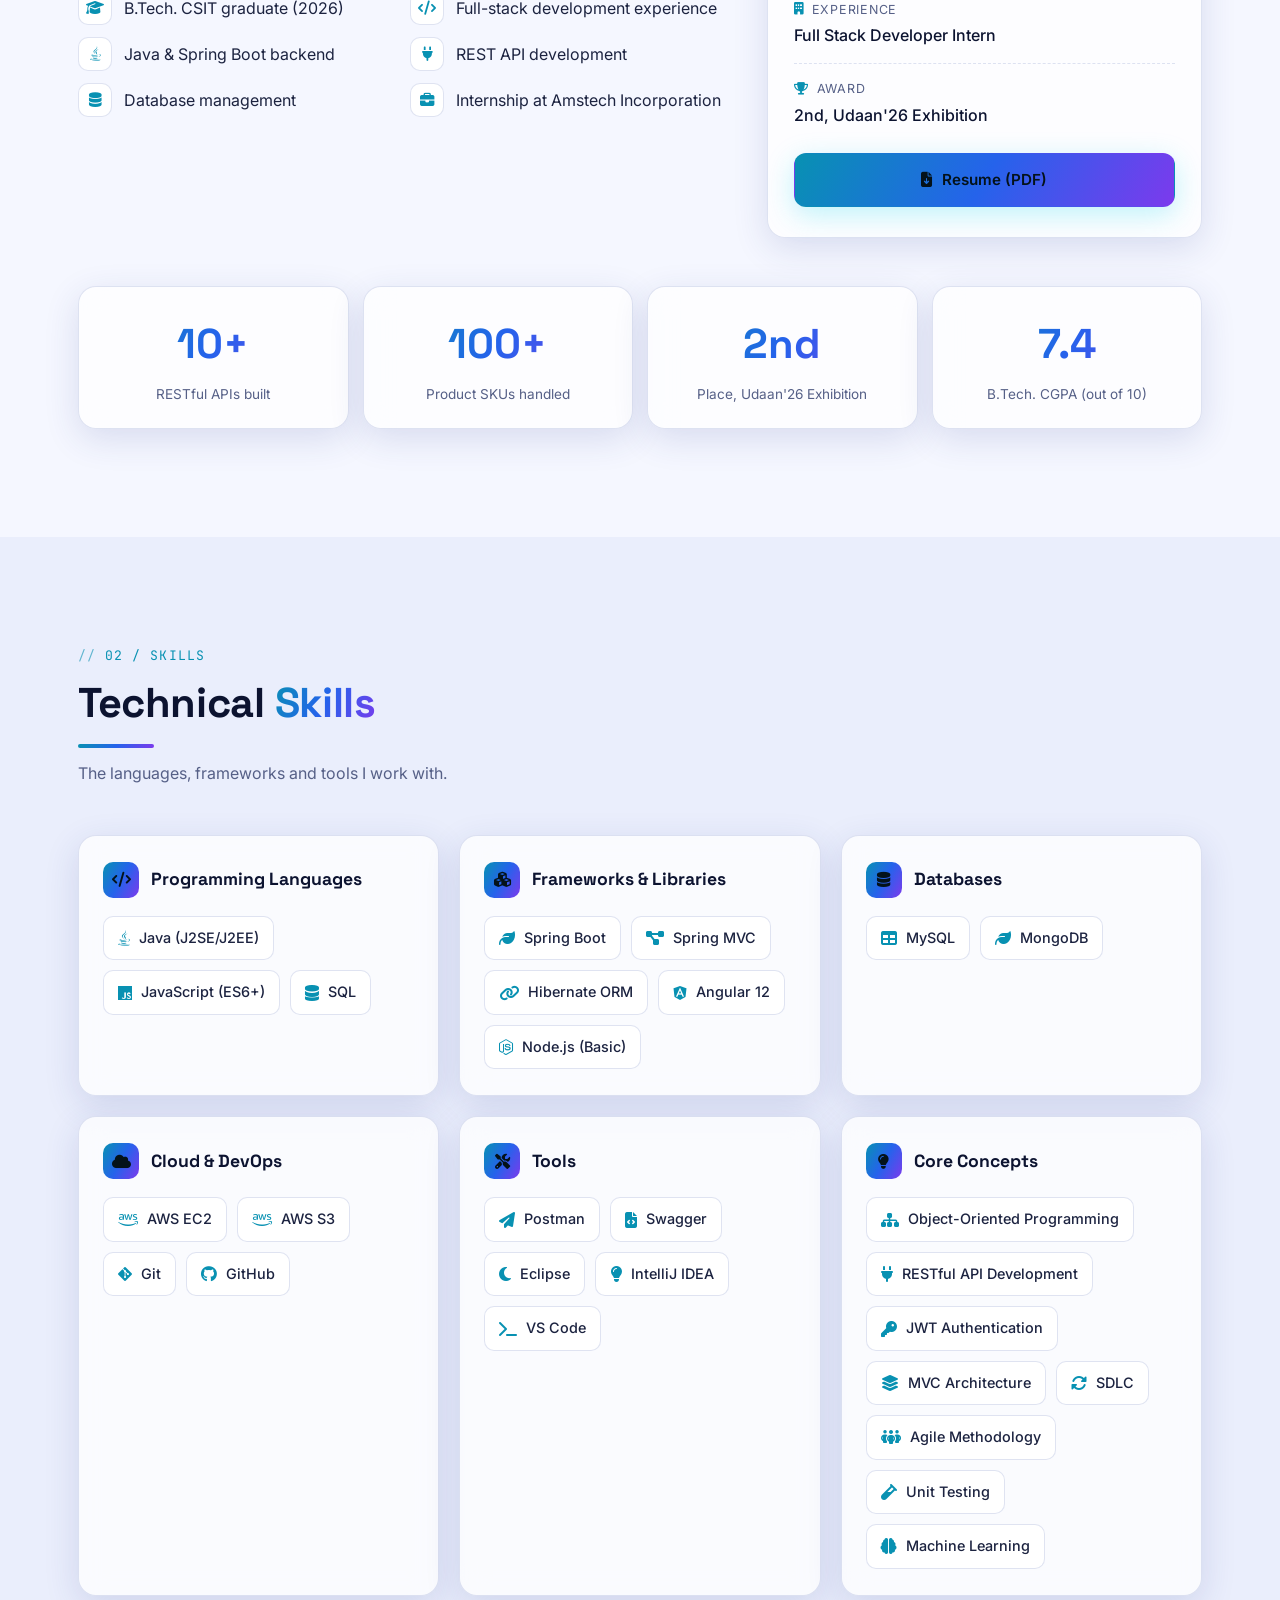
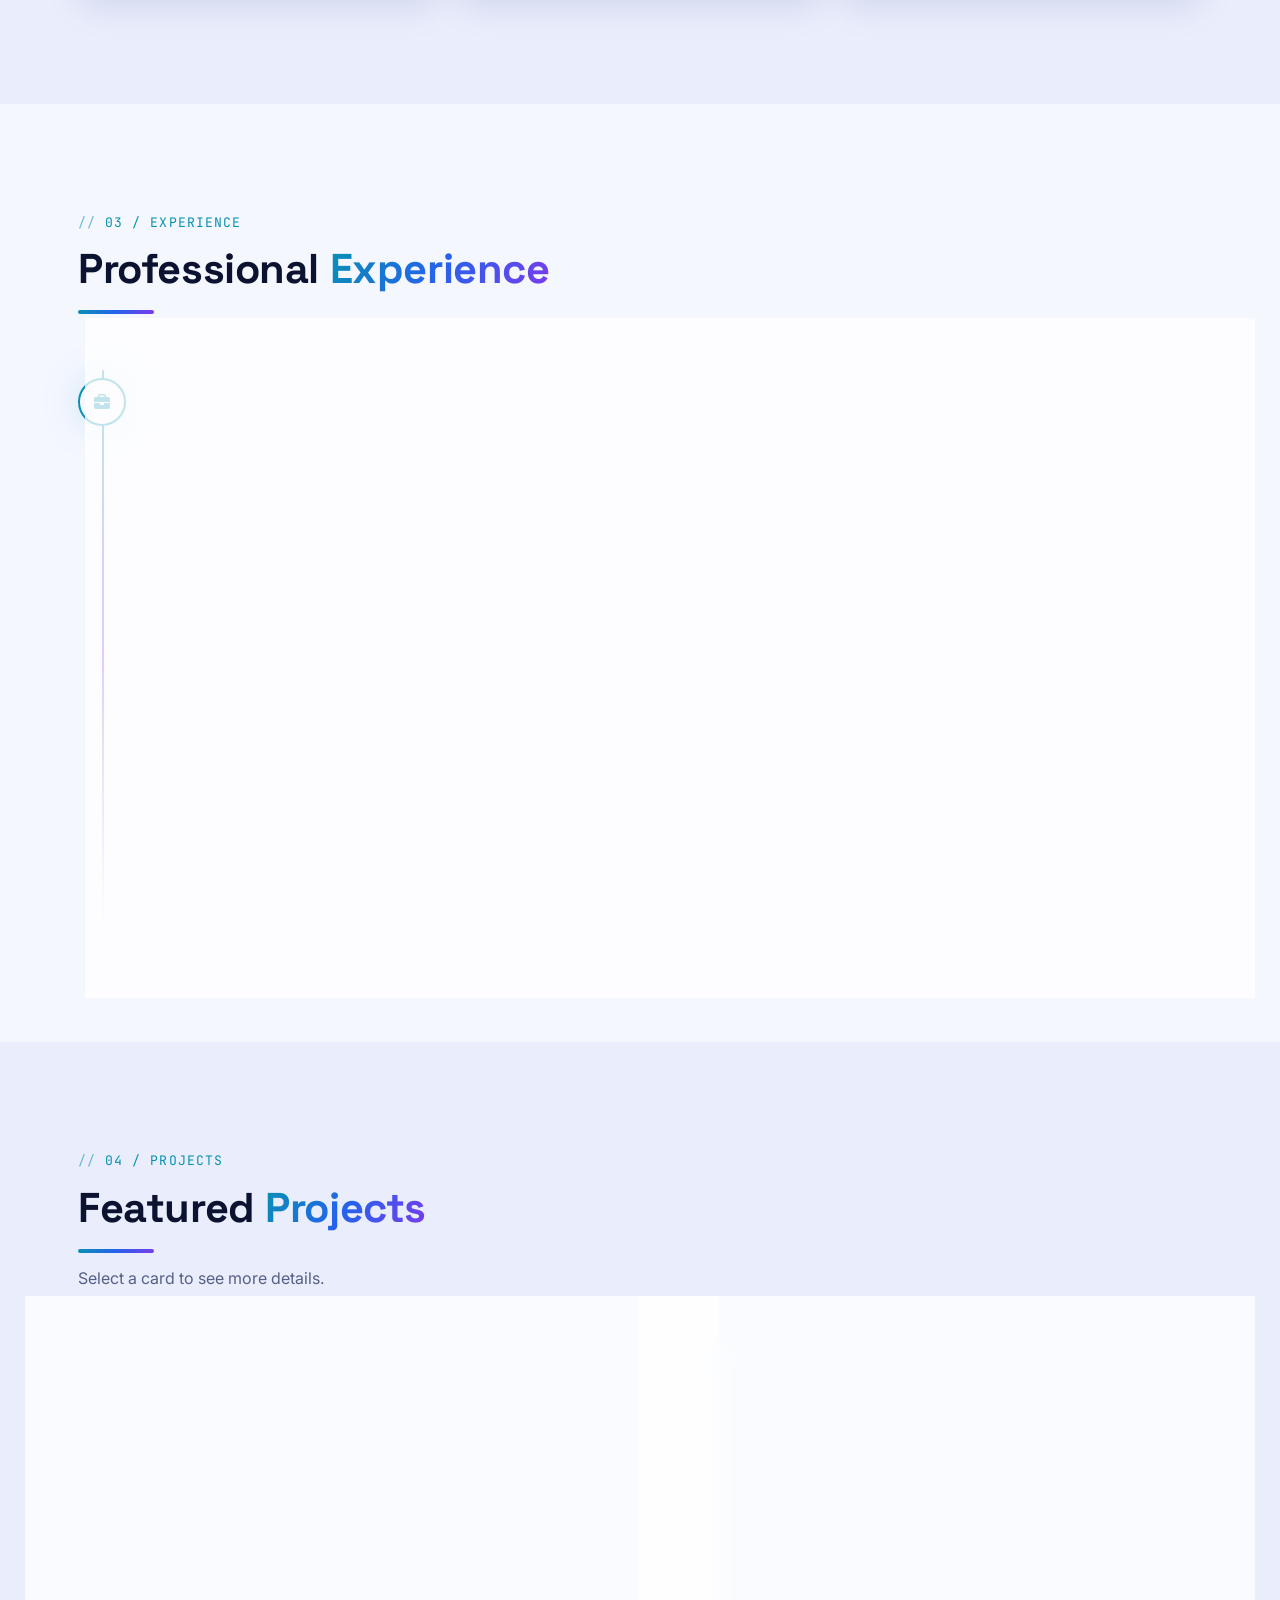
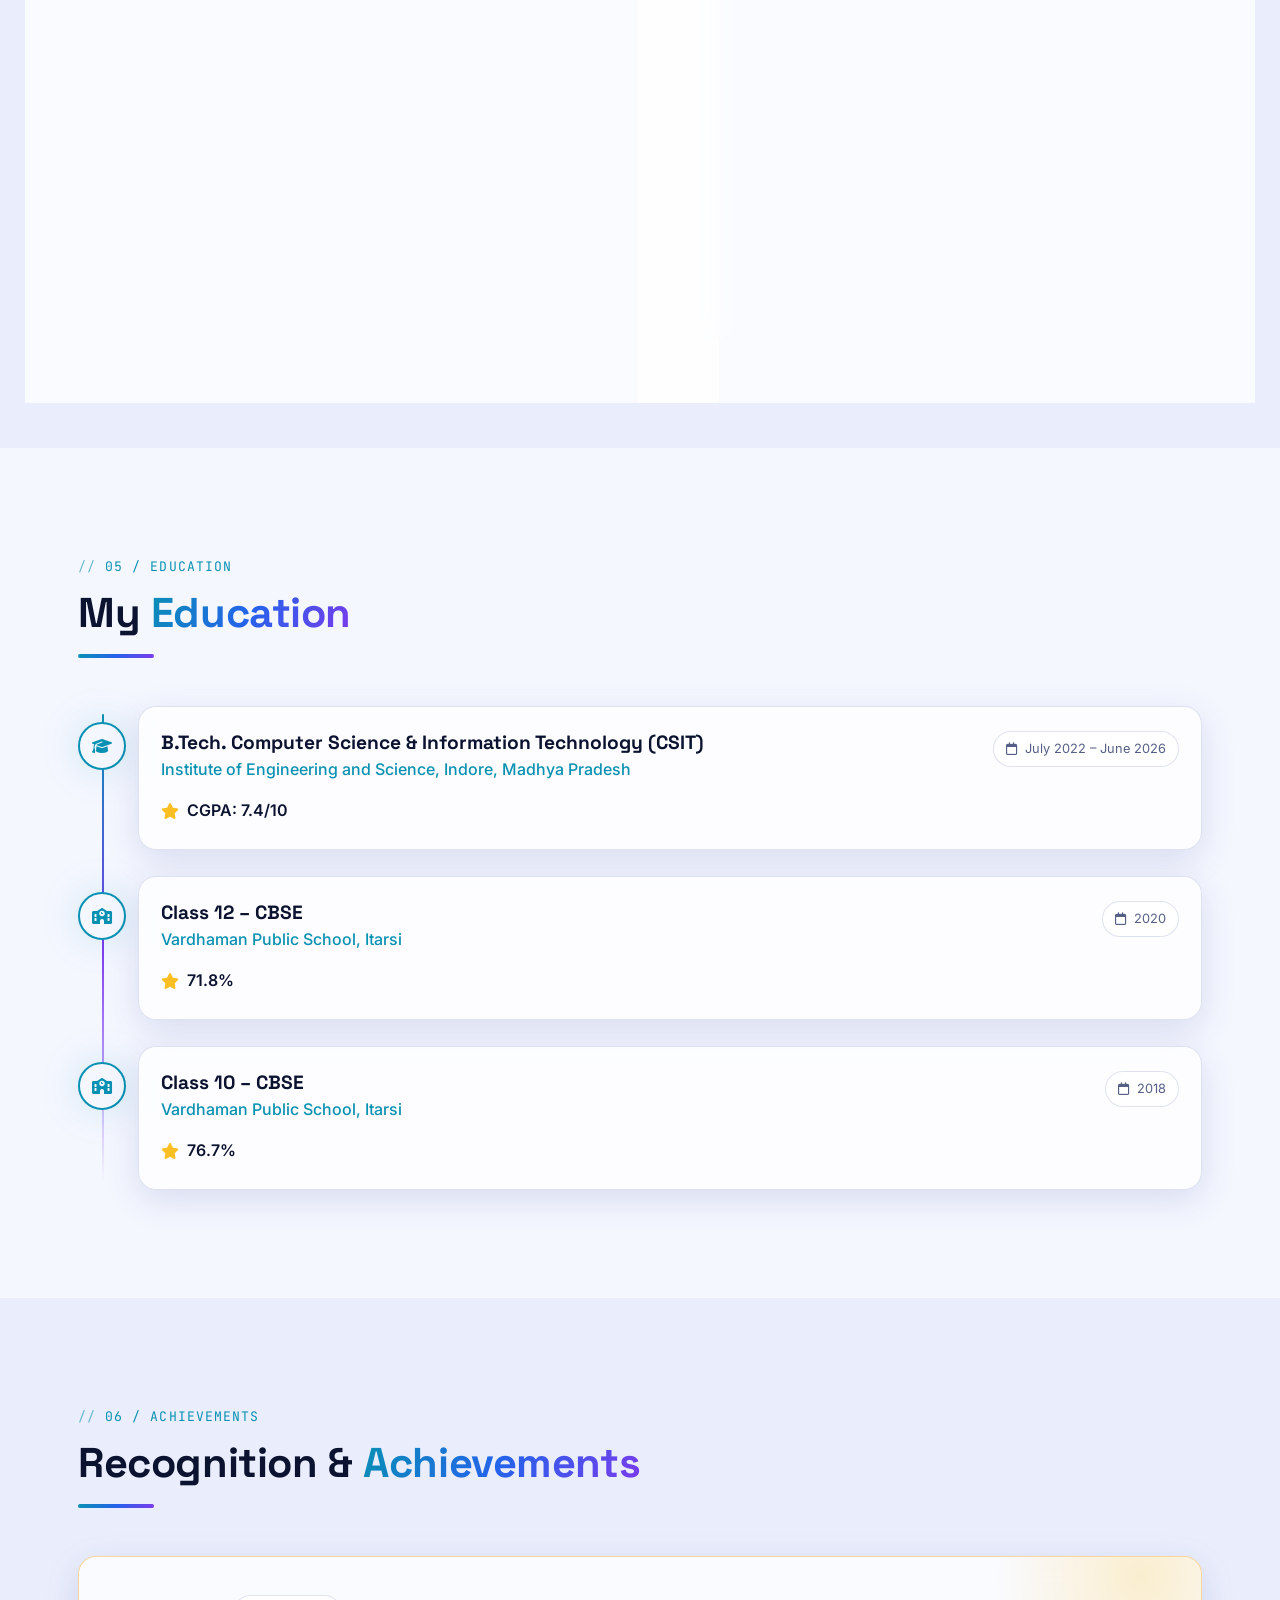
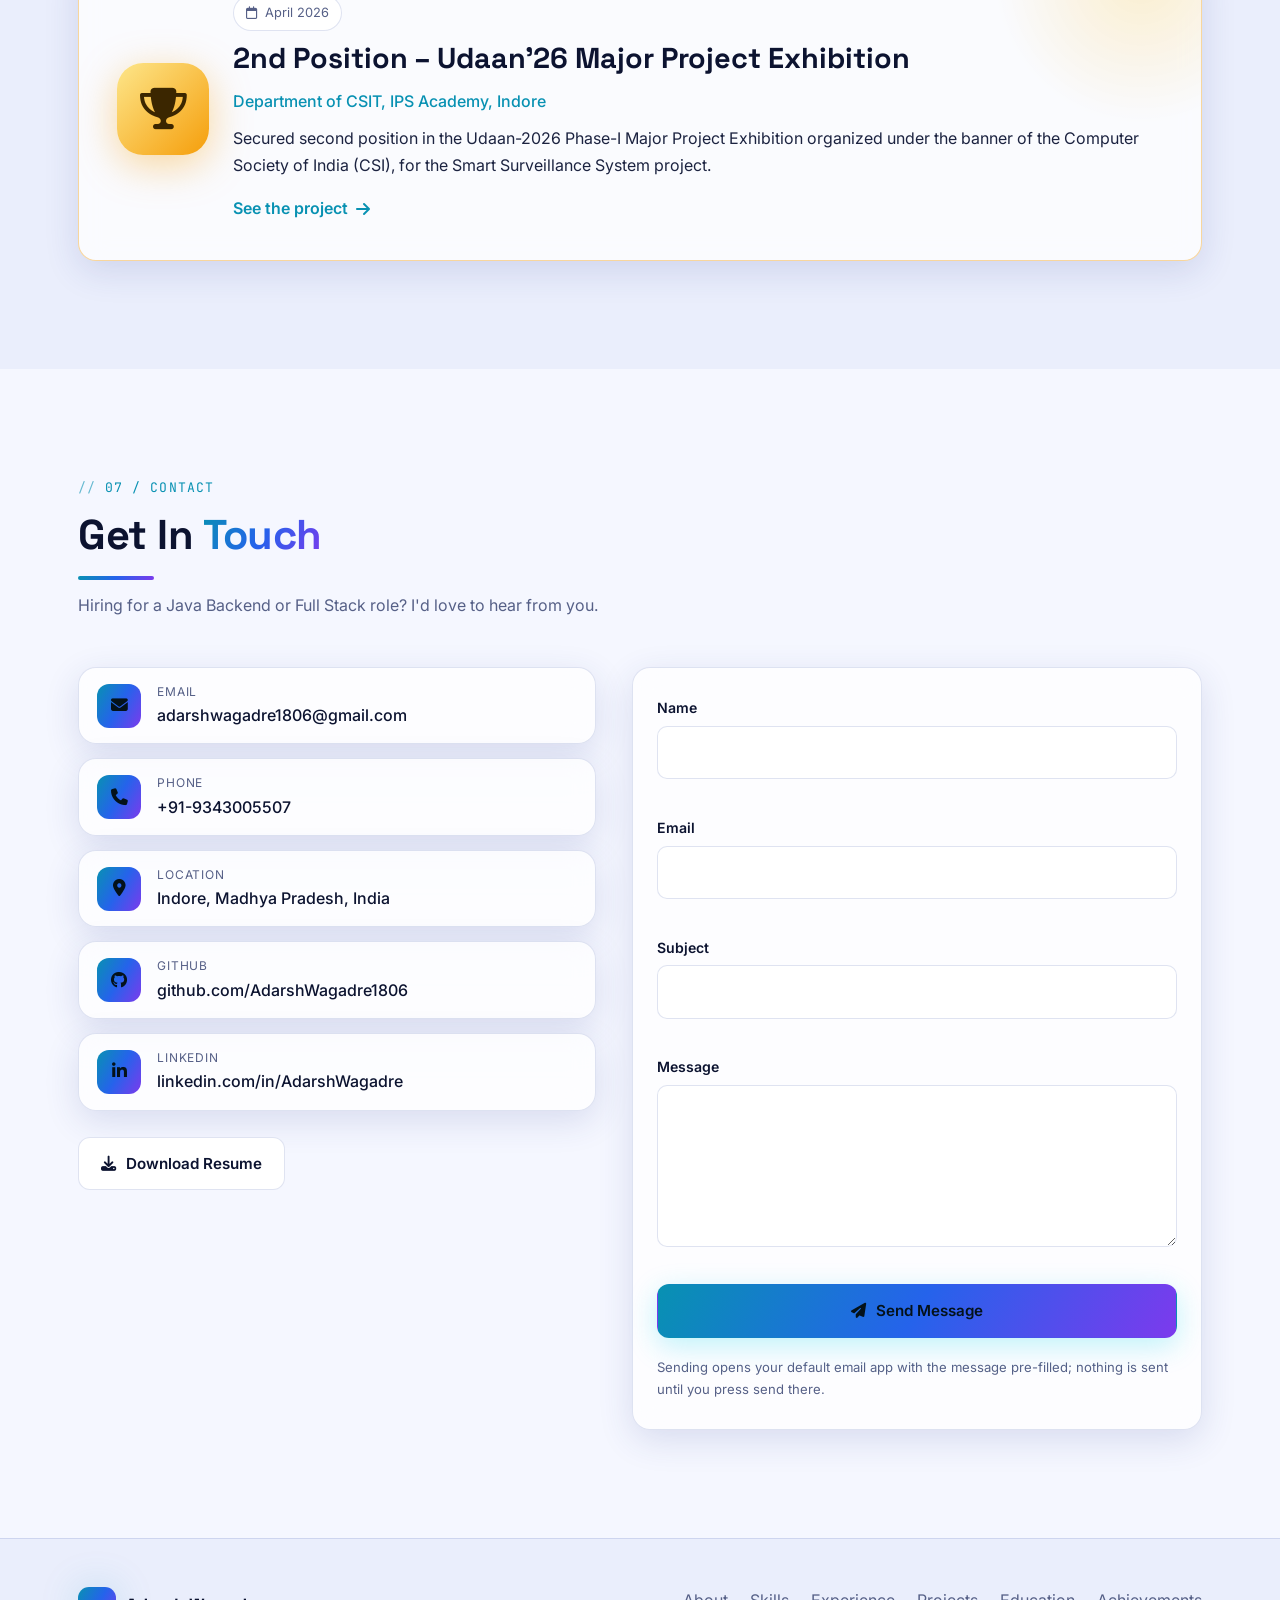
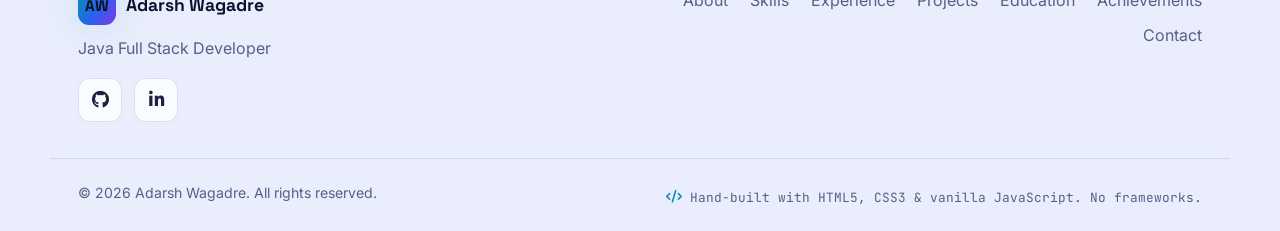
<file: portfolio/index.html>
<!DOCTYPE html>
<html lang="en" data-theme="dark">
<head>
  <meta charset="UTF-8">
  <meta name="viewport" content="width=device-width, initial-scale=1.0">
  <title>Adarsh Wagadre | Java Full Stack Developer</title>
  <meta name="description" content="Adarsh Wagadre – Java Full Stack Developer, Software Engineer and Backend Developer from Indore, India. Experienced with Java, Spring Boot, Hibernate, Angular 12 and MySQL.">
  <meta name="keywords" content="Adarsh Wagadre, Java Full Stack Developer, Spring Boot, Hibernate, Angular, MySQL, Backend Developer, Software Engineer, Indore">
  <meta name="author" content="Adarsh Wagadre">
  <meta name="theme-color" content="#070b1a">
  <meta property="og:title" content="Adarsh Wagadre | Java Full Stack Developer">
  <meta property="og:description" content="Java Full Stack Developer building scalable backend systems, REST APIs and modern web applications.">
  <meta property="og:type" content="website">
  <meta name="twitter:card" content="summary">
  <link rel="icon" href="data:image/svg+xml,%3Csvg xmlns='http://www.w3.org/2000/svg' viewBox='0 0 100 100'%3E%3Crect width='100' height='100' rx='22' fill='%230b1226'/%3E%3Ctext x='50' y='66' font-size='54' text-anchor='middle' fill='%2322d3ee' font-family='monospace' font-weight='bold'%3EAW%3C/text%3E%3C/svg%3E">

  <link rel="preconnect" href="https://fonts.googleapis.com">
  <link rel="preconnect" href="https://fonts.gstatic.com" crossorigin>
  <link href="https://fonts.googleapis.com/css2?family=Inter:wght@400;500;600;700&family=JetBrains+Mono:wght@400;500&family=Space+Grotesk:wght@500;600;700&display=swap" rel="stylesheet">
  <link rel="stylesheet" href="https://cdnjs.cloudflare.com/ajax/libs/font-awesome/6.5.1/css/all.min.css" crossorigin="anonymous" referrerpolicy="no-referrer">
  <link rel="stylesheet" href="css/style.css">
</head>
<body>
  <a class="skip-link" href="#main">Skip to content</a>
  <div class="cursor-glow" id="cursorGlow" aria-hidden="true"></div>
  <div class="noise" aria-hidden="true"></div>
  <div class="scroll-progress" id="scrollProgress" aria-hidden="true"></div>

  <!-- ========== HEADER ========== -->
  <header class="site-header" id="header">
    <nav class="nav container" aria-label="Primary">
      <a href="#home" class="logo" aria-label="Adarsh Wagadre – home">
        <span class="logo-mark">AW</span><span class="logo-text">Adarsh<span class="accent">.</span></span>
      </a>

      <ul class="nav-links" id="navLinks">
        <li><a href="#home" class="nav-link">Home</a></li>
        <li><a href="#about" class="nav-link">About</a></li>
        <li><a href="#skills" class="nav-link">Skills</a></li>
        <li><a href="#experience" class="nav-link">Experience</a></li>
        <li><a href="#projects" class="nav-link">Projects</a></li>
        <li><a href="#education" class="nav-link">Education</a></li>
        <li><a href="#achievements" class="nav-link">Achievements</a></li>
        <li><a href="#contact" class="nav-link">Contact</a></li>
      </ul>

      <div class="nav-actions">
        <button class="icon-btn" id="themeToggle" type="button" aria-label="Switch to light theme" title="Toggle theme">
          <i class="fa-solid fa-sun icon-sun" aria-hidden="true"></i>
          <i class="fa-solid fa-moon icon-moon" aria-hidden="true"></i>
        </button>
        <button class="icon-btn menu-btn" id="menuToggle" type="button" aria-label="Open menu" aria-expanded="false" aria-controls="navLinks">
          <span class="bars" aria-hidden="true"><span></span><span></span><span></span></span>
        </button>
      </div>
    </nav>
  </header>

  <main id="main">

    <!-- ========== HERO ========== -->
    <section class="hero" id="home" aria-labelledby="hero-title">
      <div class="hero-bg" aria-hidden="true">
        <div class="orb orb-1"></div>
        <div class="orb orb-2"></div>
        <div class="orb orb-3"></div>
        <div class="grid-overlay"></div>
        <canvas id="particles"></canvas>
      </div>

      <div class="container hero-grid">
        <div class="hero-content">
          <p class="eyebrow reveal"><span class="pulse-dot" aria-hidden="true"></span> Open to Java Backend &amp; Full Stack opportunities</p>
          <h1 id="hero-title" class="hero-title" aria-label="Hello, I'm Adarsh Wagadre">
            <span class="line" aria-hidden="true"><span class="word" style="--i:0">Hello,</span> <span class="word" style="--i:1">I'm</span></span>
            <span class="line" aria-hidden="true"><span class="word shine" style="--i:2">Adarsh</span> <span class="word shine" style="--i:3">Wagadre</span></span>
          </h1>
          <h2 class="hero-role reveal">Java Full Stack Developer</h2>
          <p class="hero-sub reveal">Software Engineer <span class="sep">|</span> Backend Developer</p>

          <p class="typing-line reveal" aria-live="off">
            <span class="prompt" aria-hidden="true">&gt;</span>
            <span id="typing" class="typing-text" aria-label="Java Developer, Spring Boot Developer, Full Stack Developer, Backend Developer">Java Developer</span><span class="cursor" aria-hidden="true">|</span>
          </p>

          <p class="hero-intro reveal">
            Entry-level Software Engineer with a B.Tech. in Computer Science and Information Technology (2026).
            I build full-stack applications with Java, Spring Boot, Hibernate, Angular 12 and MySQL, and I'm
            interested in scalable backend systems, REST APIs and modern web applications.
          </p>

          <div class="hero-cta reveal">
            <a href="assets/resume.pdf" class="btn btn-primary" download="Adarsh_Wagadre_Resume.pdf"><i class="fa-solid fa-download" aria-hidden="true"></i> Download Resume</a>
            <a href="#projects" class="btn btn-secondary"><i class="fa-solid fa-layer-group" aria-hidden="true"></i> View My Projects</a>
            <a href="#contact" class="btn btn-ghost"><i class="fa-solid fa-paper-plane" aria-hidden="true"></i> Contact Me</a>
          </div>

          <ul class="socials reveal" aria-label="Social links">
            <li><a href="https://github.com/AdarshWagadre1806" target="_blank" rel="noopener noreferrer" aria-label="GitHub profile"><i class="fa-brands fa-github" aria-hidden="true"></i></a></li>
            <li><a href="https://linkedin.com/in/AdarshWagadre" target="_blank" rel="noopener noreferrer" aria-label="LinkedIn profile"><i class="fa-brands fa-linkedin-in" aria-hidden="true"></i></a></li>
            <li><a href="mailto:adarshwagadre1806@gmail.com" aria-label="Send email"><i class="fa-solid fa-envelope" aria-hidden="true"></i></a></li>
          </ul>
        </div>

        <div class="hero-visual reveal" aria-hidden="true">
          <div class="tilt-wrap" id="tiltWrap">
          <div class="code-window glass">
            <div class="code-bar">
              <span class="dot dot-r"></span><span class="dot dot-y"></span><span class="dot dot-g"></span>
              <span class="code-file">Developer.java</span>
            </div>
<pre class="code-body"><code><span class="ln">1</span><span class="k">public class</span> <span class="t">Developer</span> {
<span class="ln">2</span>
<span class="ln">3</span>  <span class="k">private</span> <span class="t">String</span> name = <span class="s">"Adarsh Wagadre"</span>;
<span class="ln">4</span>  <span class="k">private</span> <span class="t">String</span> role = <span class="s">"Java Full Stack"</span>;
<span class="ln">5</span>  <span class="k">private</span> <span class="t">List</span>&lt;<span class="t">String</span>&gt; stack = <span class="t">List</span>.<span class="f">of</span>(
<span class="ln">6</span>    <span class="s">"Spring Boot"</span>, <span class="s">"Hibernate"</span>,
<span class="ln">7</span>    <span class="s">"Angular 12"</span>, <span class="s">"MySQL"</span>
<span class="ln">8</span>  );
<span class="ln">9</span>
<span class="ln">10</span>  <span class="k">public</span> <span class="t">String</span> <span class="f">buildBackend</span>() {
<span class="ln">11</span>    <span class="k">return</span> <span class="s">"Scalable REST APIs"</span>;
<span class="ln">12</span>  }
<span class="ln">13</span>}</code></pre>
          </div>

          <div class="float-chip chip-1 glass"><i class="fa-brands fa-java" aria-hidden="true"></i> Java</div>
          <div class="float-chip chip-2 glass"><i class="fa-solid fa-leaf" aria-hidden="true"></i> Spring Boot</div>
          <div class="float-chip chip-3 glass"><i class="fa-solid fa-database" aria-hidden="true"></i> MySQL</div>
          <div class="float-chip chip-4 glass"><i class="fa-brands fa-angular" aria-hidden="true"></i> Angular</div>
          </div>
        </div>
      </div>

      <a href="#about" class="scroll-hint" aria-label="Scroll to About section"><i class="fa-solid fa-chevron-down" aria-hidden="true"></i></a>
    </section>

    <!-- Tech ticker (items are cloned by script.js for a seamless loop) -->
    <div class="marquee" aria-label="Technologies I work with">
      <ul class="marquee-track" id="marqueeTrack">
        <li>Java</li><li>Spring Boot</li><li>Hibernate</li><li>Angular 12</li><li>MySQL</li><li>MongoDB</li>
        <li>REST APIs</li><li>JWT</li><li>AWS EC2</li><li>AWS S3</li><li>Git</li><li>Postman</li><li>Swagger</li><li>Machine Learning</li>
      </ul>
    </div>

    <!-- ========== ABOUT ========== -->
    <section class="section" id="about" aria-labelledby="about-title">
      <div class="container">
        <header class="section-head reveal">
          <p class="section-tag">01 / About</p>
          <h2 id="about-title" class="section-title">About <span class="gradient-text">Me</span></h2>
        </header>

        <div class="about-grid">
          <div class="about-text reveal">
            <p class="lead">I'm an entry-level Software Engineer with a B.Tech. in Computer Science and Information Technology (2026), focused on Java and Spring Boot backend development.</p>
            <p>I've built full-stack applications using Java, Spring Boot, Hibernate, Angular 12 and MySQL, designing REST APIs, managing relational databases and building responsive front-end components. I'm interested in scalable software systems and enjoy turning requirements into clean, working applications.</p>
            <p>During my internship at <strong>Amstech Incorporation Pvt. Ltd.</strong> I worked on a full-stack e-commerce platform, from JWT-secured APIs to Angular components. My Smart Surveillance System project, which applies machine learning to real-time video, secured 2nd position at the Udaan'26 Major Project Exhibition.</p>

            <ul class="highlight-list">
              <li><i class="fa-solid fa-graduation-cap" aria-hidden="true"></i> B.Tech. CSIT graduate (2026)</li>
              <li><i class="fa-solid fa-code" aria-hidden="true"></i> Full-stack development experience</li>
              <li><i class="fa-brands fa-java" aria-hidden="true"></i> Java &amp; Spring Boot backend</li>
              <li><i class="fa-solid fa-plug" aria-hidden="true"></i> REST API development</li>
              <li><i class="fa-solid fa-database" aria-hidden="true"></i> Database management</li>
              <li><i class="fa-solid fa-briefcase" aria-hidden="true"></i> Internship at Amstech Incorporation</li>
            </ul>
          </div>

          <aside class="profile-card glass reveal" aria-label="Profile summary">
            <div class="avatar" aria-hidden="true">AW</div>
            <h3>Adarsh Wagadre</h3>
            <p class="muted">Java Full Stack Developer</p>
            <dl class="profile-list">
              <div><dt><i class="fa-solid fa-location-dot" aria-hidden="true"></i> Location</dt><dd>Indore, Madhya Pradesh, India</dd></div>
              <div><dt><i class="fa-solid fa-graduation-cap" aria-hidden="true"></i> Degree</dt><dd>B.Tech. CSIT, 2026</dd></div>
              <div><dt><i class="fa-solid fa-building" aria-hidden="true"></i> Experience</dt><dd>Full Stack Developer Intern</dd></div>
              <div><dt><i class="fa-solid fa-trophy" aria-hidden="true"></i> Award</dt><dd>2nd, Udaan'26 Exhibition</dd></div>
            </dl>
            <a href="assets/resume.pdf" class="btn btn-primary btn-block" download="Adarsh_Wagadre_Resume.pdf"><i class="fa-solid fa-file-arrow-down" aria-hidden="true"></i> Resume (PDF)</a>
          </aside>
        </div>

        <!-- Genuine numbers only (from resume content) -->
        <ul class="stats reveal" aria-label="Highlights">
          <li class="stat glass"><span class="stat-num"><span class="counter" data-target="10">0</span>+</span><span class="stat-label">RESTful APIs built</span></li>
          <li class="stat glass"><span class="stat-num"><span class="counter" data-target="100">0</span>+</span><span class="stat-label">Product SKUs handled</span></li>
          <li class="stat glass"><span class="stat-num"><span class="counter" data-target="2" data-suffix="nd">0</span></span><span class="stat-label">Place, Udaan'26 Exhibition</span></li>
          <li class="stat glass"><span class="stat-num"><span class="counter" data-target="7.4" data-decimals="1">0</span></span><span class="stat-label">B.Tech. CGPA (out of 10)</span></li>
        </ul>
      </div>
    </section>

    <!-- ========== SKILLS ========== -->
    <section class="section section-alt" id="skills" aria-labelledby="skills-title">
      <div class="container">
        <header class="section-head reveal">
          <p class="section-tag">02 / Skills</p>
          <h2 id="skills-title" class="section-title">Technical <span class="gradient-text">Skills</span></h2>
          <p class="section-sub">The languages, frameworks and tools I work with.</p>
        </header>

        <div class="skills-grid">
          <article class="skill-group glass reveal">
            <h3><i class="fa-solid fa-code" aria-hidden="true"></i> Programming Languages</h3>
            <ul class="chips">
              <li class="chip"><i class="fa-brands fa-java" aria-hidden="true"></i> Java (J2SE/J2EE)</li>
              <li class="chip"><i class="fa-brands fa-js" aria-hidden="true"></i> JavaScript (ES6+)</li>
              <li class="chip"><i class="fa-solid fa-database" aria-hidden="true"></i> SQL</li>
            </ul>
          </article>

          <article class="skill-group glass reveal">
            <h3><i class="fa-solid fa-cubes" aria-hidden="true"></i> Frameworks &amp; Libraries</h3>
            <ul class="chips">
              <li class="chip"><i class="fa-solid fa-leaf" aria-hidden="true"></i> Spring Boot</li>
              <li class="chip"><i class="fa-solid fa-diagram-project" aria-hidden="true"></i> Spring MVC</li>
              <li class="chip"><i class="fa-solid fa-link" aria-hidden="true"></i> Hibernate ORM</li>
              <li class="chip"><i class="fa-brands fa-angular" aria-hidden="true"></i> Angular 12</li>
              <li class="chip"><i class="fa-brands fa-node-js" aria-hidden="true"></i> Node.js (Basic)</li>
            </ul>
          </article>

          <article class="skill-group glass reveal">
            <h3><i class="fa-solid fa-database" aria-hidden="true"></i> Databases</h3>
            <ul class="chips">
              <li class="chip"><i class="fa-solid fa-table" aria-hidden="true"></i> MySQL</li>
              <li class="chip"><i class="fa-solid fa-leaf" aria-hidden="true"></i> MongoDB</li>
            </ul>
          </article>

          <article class="skill-group glass reveal">
            <h3><i class="fa-solid fa-cloud" aria-hidden="true"></i> Cloud &amp; DevOps</h3>
            <ul class="chips">
              <li class="chip"><i class="fa-brands fa-aws" aria-hidden="true"></i> AWS EC2</li>
              <li class="chip"><i class="fa-brands fa-aws" aria-hidden="true"></i> AWS S3</li>
              <li class="chip"><i class="fa-brands fa-git-alt" aria-hidden="true"></i> Git</li>
              <li class="chip"><i class="fa-brands fa-github" aria-hidden="true"></i> GitHub</li>
            </ul>
          </article>

          <article class="skill-group glass reveal">
            <h3><i class="fa-solid fa-screwdriver-wrench" aria-hidden="true"></i> Tools</h3>
            <ul class="chips">
              <li class="chip"><i class="fa-solid fa-paper-plane" aria-hidden="true"></i> Postman</li>
              <li class="chip"><i class="fa-solid fa-file-code" aria-hidden="true"></i> Swagger</li>
              <li class="chip"><i class="fa-solid fa-moon" aria-hidden="true"></i> Eclipse</li>
              <li class="chip"><i class="fa-solid fa-lightbulb" aria-hidden="true"></i> IntelliJ IDEA</li>
              <li class="chip"><i class="fa-solid fa-terminal" aria-hidden="true"></i> VS Code</li>
            </ul>
          </article>

          <article class="skill-group glass reveal">
            <h3><i class="fa-solid fa-lightbulb" aria-hidden="true"></i> Core Concepts</h3>
            <ul class="chips">
              <li class="chip"><i class="fa-solid fa-sitemap" aria-hidden="true"></i> Object-Oriented Programming</li>
              <li class="chip"><i class="fa-solid fa-plug" aria-hidden="true"></i> RESTful API Development</li>
              <li class="chip"><i class="fa-solid fa-key" aria-hidden="true"></i> JWT Authentication</li>
              <li class="chip"><i class="fa-solid fa-layer-group" aria-hidden="true"></i> MVC Architecture</li>
              <li class="chip"><i class="fa-solid fa-rotate" aria-hidden="true"></i> SDLC</li>
              <li class="chip"><i class="fa-solid fa-people-group" aria-hidden="true"></i> Agile Methodology</li>
              <li class="chip"><i class="fa-solid fa-vial" aria-hidden="true"></i> Unit Testing</li>
              <li class="chip"><i class="fa-solid fa-brain" aria-hidden="true"></i> Machine Learning</li>
            </ul>
          </article>
        </div>
      </div>
    </section>

    <!-- ========== EXPERIENCE ========== -->
    <section class="section" id="experience" aria-labelledby="exp-title">
      <div class="container">
        <header class="section-head reveal">
          <p class="section-tag">03 / Experience</p>
          <h2 id="exp-title" class="section-title">Professional <span class="gradient-text">Experience</span></h2>
        </header>

        <ol class="timeline">
          <li class="timeline-item reveal">
            <span class="timeline-dot" aria-hidden="true"><i class="fa-solid fa-briefcase"></i></span>
            <article class="timeline-card glass">
              <div class="card-top">
                <div>
                  <h3>Full Stack Developer Intern</h3>
                  <p class="org">Amstech Incorporation Pvt. Ltd.</p>
                </div>
                <span class="date-badge"><i class="fa-regular fa-calendar" aria-hidden="true"></i> October 2025 – January 2026</span>
              </div>

              <p class="project-label"><i class="fa-solid fa-cart-shopping" aria-hidden="true"></i> Project: Milk Products E-Commerce Platform</p>

              <ul class="badges" aria-label="Technologies used">
                <li>Java (J2EE)</li><li>Spring Boot</li><li>Hibernate</li><li>MySQL</li><li>Angular 12</li>
              </ul>

              <ul class="check-list">
                <li>Developed a full-stack e-commerce application for milk-based products.</li>
                <li>Implemented product browsing, cart management, and order placement.</li>
                <li>Worked with 100+ product SKUs.</li>
                <li>Designed and implemented 10+ RESTful APIs.</li>
                <li>Developed JWT-based authentication.</li>
                <li>Integrated MySQL with Hibernate ORM.</li>
                <li>Optimized SQL queries and wrote unit tests.</li>
                <li>Built responsive Angular components.</li>
                <li>Tested and documented APIs using Postman and Swagger.</li>
                <li>Collaborated using Git, GitHub, and Agile practices.</li>
              </ul>
            </article>
          </li>
        </ol>
      </div>
    </section>

    <!-- ========== PROJECTS ========== -->
    <section class="section section-alt" id="projects" aria-labelledby="projects-title">
      <div class="container">
        <header class="section-head reveal">
          <p class="section-tag">04 / Projects</p>
          <h2 id="projects-title" class="section-title">Featured <span class="gradient-text">Projects</span></h2>
          <p class="section-sub">Select a card to see more details.</p>
        </header>

        <div class="projects-grid">

          <!-- Project 1 -->
          <article class="project-card project-featured glass reveal" id="project-surveillance">
            <div class="project-visual" aria-hidden="true">
              <div class="scan-frame">
                <span class="corner tl"></span><span class="corner tr"></span><span class="corner bl"></span><span class="corner br"></span>
                <div class="scan-line"></div>
                <div class="detect-box db-1"><span>object</span></div>
                <div class="detect-box db-2"><span>object</span></div>
                <i class="fa-solid fa-video cam-icon"></i>
                <span class="rec"><span class="pulse-dot"></span> LIVE</span>
              </div>
            </div>

            <div class="project-body">
              <p class="award-ribbon"><i class="fa-solid fa-trophy" aria-hidden="true"></i> 2nd Position · Udaan'26 Major Project Exhibition</p>
              <h3>Smart Surveillance System</h3>
              <p class="project-meta"><i class="fa-regular fa-calendar" aria-hidden="true"></i> January 2026 – April 2026</p>
              <p class="project-desc">A full-stack real-time smart surveillance system using machine learning for object detection and recognition.</p>

              <ul class="badges" aria-label="Technologies used">
                <li>Machine Learning</li><li>MySQL</li>
              </ul>

              <button class="toggle-btn" type="button" aria-expanded="false" aria-controls="features-surv">
                <span class="toggle-label">View features</span> <i class="fa-solid fa-chevron-down" aria-hidden="true"></i>
              </button>
              <div class="features" id="features-surv" hidden>
                <ul class="check-list">
                  <li>Real-time video processing.</li>
                  <li>Object detection and recognition.</li>
                  <li>Automated alert generation.</li>
                  <li>Real-time monitoring dashboard.</li>
                  <li>MySQL event and alert management.</li>
                  <li>Responsive dashboard interface.</li>
                </ul>
              </div>
              <!-- Add GitHub / Live Demo buttons here only when real links are available (see README). -->
            </div>
          </article>

          <!-- Project 2 -->
          <article class="project-card glass reveal" id="project-ecommerce">
            <div class="project-visual shop-visual" aria-hidden="true">
              <div class="shop-mock">
                <div class="shop-bar"><span></span><span></span><span></span></div>
                <div class="shop-row"><i class="fa-solid fa-bottle-water"></i><i class="fa-solid fa-cheese"></i><i class="fa-solid fa-ice-cream"></i></div>
                <div class="shop-cart"><i class="fa-solid fa-cart-shopping"></i> Cart</div>
              </div>
            </div>

            <div class="project-body">
              <p class="award-ribbon ribbon-soft"><i class="fa-solid fa-briefcase" aria-hidden="true"></i> Built during internship at Amstech Incorporation</p>
              <h3>Milk Products E-Commerce Platform</h3>
              <p class="project-desc">A full-stack e-commerce application for milk-based products, developed during my internship at Amstech Incorporation Pvt. Ltd.</p>

              <ul class="badges" aria-label="Technologies used">
                <li>Java</li><li>Spring Boot</li><li>Hibernate</li><li>MySQL</li><li>Angular 12</li>
              </ul>

              <button class="toggle-btn" type="button" aria-expanded="false" aria-controls="features-shop">
                <span class="toggle-label">View features</span> <i class="fa-solid fa-chevron-down" aria-hidden="true"></i>
              </button>
              <div class="features" id="features-shop" hidden>
                <ul class="check-list">
                  <li>Product browsing.</li>
                  <li>Shopping cart management.</li>
                  <li>Order placement.</li>
                  <li>JWT authentication.</li>
                  <li>REST API integration.</li>
                  <li>Database management.</li>
                </ul>
              </div>
            </div>
          </article>
        </div>
      </div>
    </section>

    <!-- ========== EDUCATION ========== -->
    <section class="section" id="education" aria-labelledby="edu-title">
      <div class="container">
        <header class="section-head reveal">
          <p class="section-tag">05 / Education</p>
          <h2 id="edu-title" class="section-title">My <span class="gradient-text">Education</span></h2>
        </header>

        <ol class="timeline">
          <li class="timeline-item reveal">
            <span class="timeline-dot" aria-hidden="true"><i class="fa-solid fa-graduation-cap"></i></span>
            <article class="timeline-card glass">
              <div class="card-top">
                <div>
                  <h3>B.Tech. Computer Science &amp; Information Technology (CSIT)</h3>
                  <p class="org">Institute of Engineering and Science, Indore, Madhya Pradesh</p>
                </div>
                <span class="date-badge"><i class="fa-regular fa-calendar" aria-hidden="true"></i> July 2022 – June 2026</span>
              </div>
              <p class="grade"><i class="fa-solid fa-star" aria-hidden="true"></i> CGPA: 7.4/10</p>
            </article>
          </li>
          <li class="timeline-item reveal">
            <span class="timeline-dot" aria-hidden="true"><i class="fa-solid fa-school"></i></span>
            <article class="timeline-card glass">
              <div class="card-top">
                <div>
                  <h3>Class 12 – CBSE</h3>
                  <p class="org">Vardhaman Public School, Itarsi</p>
                </div>
                <span class="date-badge"><i class="fa-regular fa-calendar" aria-hidden="true"></i> 2020</span>
              </div>
              <p class="grade"><i class="fa-solid fa-star" aria-hidden="true"></i> 71.8%</p>
            </article>
          </li>
          <li class="timeline-item reveal">
            <span class="timeline-dot" aria-hidden="true"><i class="fa-solid fa-school"></i></span>
            <article class="timeline-card glass">
              <div class="card-top">
                <div>
                  <h3>Class 10 – CBSE</h3>
                  <p class="org">Vardhaman Public School, Itarsi</p>
                </div>
                <span class="date-badge"><i class="fa-regular fa-calendar" aria-hidden="true"></i> 2018</span>
              </div>
              <p class="grade"><i class="fa-solid fa-star" aria-hidden="true"></i> 76.7%</p>
            </article>
          </li>
        </ol>
      </div>
    </section>

    <!-- ========== ACHIEVEMENTS ========== -->
    <section class="section section-alt" id="achievements" aria-labelledby="ach-title">
      <div class="container">
        <header class="section-head reveal">
          <p class="section-tag">06 / Achievements</p>
          <h2 id="ach-title" class="section-title">Recognition &amp; <span class="gradient-text">Achievements</span></h2>
        </header>

        <article class="achievement glass reveal">
          <div class="trophy" aria-hidden="true"><i class="fa-solid fa-trophy"></i></div>
          <div class="achievement-body">
            <p class="date-badge"><i class="fa-regular fa-calendar" aria-hidden="true"></i> April 2026</p>
            <h3>2nd Position – Udaan'26 Major Project Exhibition</h3>
            <p class="org">Department of CSIT, IPS Academy, Indore</p>
            <p>Secured second position in the Udaan-2026 Phase-I Major Project Exhibition organized under the banner of the Computer Society of India (CSI), for the Smart Surveillance System project.</p>
            <a href="#project-surveillance" class="text-link">See the project <i class="fa-solid fa-arrow-right" aria-hidden="true"></i></a>
          </div>
        </article>
      </div>
    </section>

    <!-- ========== CONTACT ========== -->
    <section class="section" id="contact" aria-labelledby="contact-title">
      <div class="container">
        <header class="section-head reveal">
          <p class="section-tag">07 / Contact</p>
          <h2 id="contact-title" class="section-title">Get In <span class="gradient-text">Touch</span></h2>
          <p class="section-sub">Hiring for a Java Backend or Full Stack role? I'd love to hear from you.</p>
        </header>

        <div class="contact-grid">
          <div class="contact-info reveal">
            <ul class="contact-list">
              <li class="glass">
                <span class="c-icon"><i class="fa-solid fa-envelope" aria-hidden="true"></i></span>
                <div><span class="c-label">Email</span><a href="mailto:adarshwagadre1806@gmail.com">adarshwagadre1806@gmail.com</a></div>
              </li>
              <li class="glass">
                <span class="c-icon"><i class="fa-solid fa-phone" aria-hidden="true"></i></span>
                <div><span class="c-label">Phone</span><a href="tel:+919343005507">+91-9343005507</a></div>
              </li>
              <li class="glass">
                <span class="c-icon"><i class="fa-solid fa-location-dot" aria-hidden="true"></i></span>
                <div><span class="c-label">Location</span><span>Indore, Madhya Pradesh, India</span></div>
              </li>
              <li class="glass">
                <span class="c-icon"><i class="fa-brands fa-github" aria-hidden="true"></i></span>
                <div><span class="c-label">GitHub</span><a href="https://github.com/AdarshWagadre1806" target="_blank" rel="noopener noreferrer">github.com/AdarshWagadre1806</a></div>
              </li>
              <li class="glass">
                <span class="c-icon"><i class="fa-brands fa-linkedin-in" aria-hidden="true"></i></span>
                <div><span class="c-label">LinkedIn</span><a href="https://linkedin.com/in/AdarshWagadre" target="_blank" rel="noopener noreferrer">linkedin.com/in/AdarshWagadre</a></div>
              </li>
            </ul>
            <a href="assets/resume.pdf" class="btn btn-secondary" download="Adarsh_Wagadre_Resume.pdf"><i class="fa-solid fa-download" aria-hidden="true"></i> Download Resume</a>
          </div>

          <form class="contact-form glass reveal" id="contactForm" novalidate>
            <div class="field">
              <label for="name">Name</label>
              <input type="text" id="name" name="name" autocomplete="name" required aria-describedby="name-err">
              <span class="error" id="name-err" role="alert"></span>
            </div>
            <div class="field">
              <label for="email">Email</label>
              <input type="email" id="email" name="email" autocomplete="email" required aria-describedby="email-err">
              <span class="error" id="email-err" role="alert"></span>
            </div>
            <div class="field">
              <label for="subject">Subject</label>
              <input type="text" id="subject" name="subject" required aria-describedby="subject-err">
              <span class="error" id="subject-err" role="alert"></span>
            </div>
            <div class="field">
              <label for="message">Message</label>
              <textarea id="message" name="message" rows="5" required aria-describedby="message-err"></textarea>
              <span class="error" id="message-err" role="alert"></span>
            </div>
            <button type="submit" class="btn btn-primary btn-block"><i class="fa-solid fa-paper-plane" aria-hidden="true"></i> Send Message</button>
            <p class="form-note" id="formStatus" role="status" aria-live="polite">Sending opens your default email app with the message pre-filled; nothing is sent until you press send there.</p>
          </form>
        </div>
      </div>
    </section>
  </main>

  <!-- ========== FOOTER ========== -->
  <footer class="site-footer">
    <div class="container footer-grid">
      <div class="footer-brand">
        <a href="#home" class="logo"><span class="logo-mark">AW</span><span class="logo-text">Adarsh Wagadre</span></a>
        <p class="muted">Java Full Stack Developer</p>
        <ul class="socials" aria-label="Social links">
          <li><a href="https://github.com/AdarshWagadre1806" target="_blank" rel="noopener noreferrer" aria-label="GitHub profile"><i class="fa-brands fa-github" aria-hidden="true"></i></a></li>
          <li><a href="https://linkedin.com/in/AdarshWagadre" target="_blank" rel="noopener noreferrer" aria-label="LinkedIn profile"><i class="fa-brands fa-linkedin-in" aria-hidden="true"></i></a></li>
        </ul>
      </div>
      <nav class="footer-nav" aria-label="Footer">
        <a href="#about">About</a>
        <a href="#skills">Skills</a>
        <a href="#experience">Experience</a>
        <a href="#projects">Projects</a>
        <a href="#education">Education</a>
        <a href="#achievements">Achievements</a>
        <a href="#contact">Contact</a>
      </nav>
    </div>
    <div class="container footer-bottom">
      <p>&copy; <span id="year">2026</span> Adarsh Wagadre. All rights reserved.</p>
      <p class="built-with"><i class="fa-solid fa-code" aria-hidden="true"></i> Hand-built with HTML5, CSS3 &amp; vanilla JavaScript. No frameworks.</p>
    </div>
  </footer>

  <button class="back-to-top" id="backToTop" type="button" aria-label="Back to top"><i class="fa-solid fa-arrow-up" aria-hidden="true"></i></button>

  <script src="js/script.js" defer></script>
</body>
</html>
</file>
<file: css/style.css>
/* =========================================================
   Adarsh Wagadre – Portfolio
   Mobile-first. Customize colors in the :root blocks below.
   ========================================================= */

/* ---------- Design tokens ---------- */
:root,
[data-theme="dark"] {
  --bg: #070b1a;
  --bg-alt: #0a1024;
  --surface: rgba(255, 255, 255, 0.04);
  --surface-strong: rgba(255, 255, 255, 0.07);
  --border: rgba(148, 163, 255, 0.16);
  --text: #e6eaf7;
  --text-muted: #9aa4c4;
  --heading: #ffffff;
  --accent: #22d3ee;
  --accent-2: #8b5cf6;
  --accent-3: #3b82f6;
  --gradient: linear-gradient(120deg, var(--accent) 0%, var(--accent-3) 50%, var(--accent-2) 100%);
  --shadow: 0 10px 40px rgba(0, 0, 0, 0.45);
  --glow: 0 0 40px rgba(34, 211, 238, 0.25);
  --header-bg: rgba(7, 11, 26, 0.72);
  --code-bg: rgba(8, 13, 32, 0.85);
  --orb-opacity: 0.5;
  --particle: 34, 211, 238;
}

[data-theme="light"] {
  --bg: #f5f7ff;
  --bg-alt: #eaeefc;
  --surface: rgba(255, 255, 255, 0.75);
  --surface-strong: rgba(255, 255, 255, 0.95);
  --border: rgba(59, 80, 170, 0.16);
  --text: #1c2340;
  --text-muted: #566087;
  --heading: #0c1330;
  --accent: #0891b2;
  --accent-2: #7c3aed;
  --accent-3: #2563eb;
  --shadow: 0 10px 35px rgba(40, 60, 140, 0.14);
  --glow: 0 0 40px rgba(8, 145, 178, 0.18);
  --header-bg: rgba(245, 247, 255, 0.8);
  --code-bg: rgba(14, 22, 52, 0.96);
  --orb-opacity: 0.28;
  --particle: 37, 99, 235;
}

:root {
  --font-body: "Inter", system-ui, -apple-system, "Segoe UI", Roboto, sans-serif;
  --font-head: "Space Grotesk", "Inter", system-ui, sans-serif;
  --font-mono: "JetBrains Mono", ui-monospace, "SFMono-Regular", Menlo, monospace;
  --radius: 18px;
  --radius-sm: 10px;
  --header-h: 68px;
  --ease: cubic-bezier(0.22, 1, 0.36, 1);
}

/* ---------- Reset / base ---------- */
*, *::before, *::after { box-sizing: border-box; }
html { scroll-behavior: smooth; scroll-padding-top: calc(var(--header-h) + 8px); -webkit-text-size-adjust: 100%; }
body {
  margin: 0;
  font-family: var(--font-body);
  font-size: 1rem;
  line-height: 1.7;
  color: var(--text);
  background: var(--bg);
  overflow-x: hidden;
  transition: background 0.35s ease, color 0.35s ease;
}
img, svg, canvas { max-width: 100%; display: block; }
a { color: inherit; text-decoration: none; }
ul, ol { margin: 0; padding: 0; list-style: none; }
h1, h2, h3, h4, p, dl, dd { margin: 0; }
button { font: inherit; color: inherit; cursor: pointer; background: none; border: 0; }
h1, h2, h3 { font-family: var(--font-head); color: var(--heading); line-height: 1.2; }

:focus-visible { outline: 2px solid var(--accent); outline-offset: 3px; border-radius: 6px; }

.container { width: 100%; max-width: 1180px; margin-inline: auto; padding-inline: 20px; }
.muted { color: var(--text-muted); }
.accent { color: var(--accent); }
.gradient-text {
  background: var(--gradient);
  -webkit-background-clip: text; background-clip: text;
  -webkit-text-fill-color: transparent; color: transparent;
}
.glass {
  background: var(--surface);
  border: 1px solid var(--border);
  border-radius: var(--radius);
  -webkit-backdrop-filter: blur(14px); backdrop-filter: blur(14px);
  box-shadow: var(--shadow);
}

.skip-link {
  position: fixed; left: 12px; top: -60px; z-index: 200;
  padding: 10px 16px; border-radius: 8px; background: var(--accent); color: #04121a; font-weight: 600;
  transition: top 0.2s;
}
.skip-link:focus { top: 12px; }

.scroll-progress {
  position: fixed; top: 0; left: 0; height: 3px; width: 100%; z-index: 120;
  background: var(--gradient); transform-origin: 0 50%; transform: scaleX(0);
}

/* ---------- Header / nav ---------- */
.site-header {
  position: fixed; inset: 0 0 auto 0; height: var(--header-h); z-index: 100;
  background: transparent; border-bottom: 1px solid transparent;
  transition: background 0.3s, border-color 0.3s, backdrop-filter 0.3s;
}
.site-header.scrolled {
  background: var(--header-bg); border-color: var(--border);
  -webkit-backdrop-filter: blur(16px); backdrop-filter: blur(16px);
}
.nav { height: 100%; display: flex; align-items: center; justify-content: space-between; gap: 16px; }

.logo { display: inline-flex; align-items: center; gap: 10px; font-family: var(--font-head); font-weight: 700; font-size: 1.1rem; color: var(--heading); }
.logo-mark {
  display: grid; place-items: center; width: 38px; height: 38px; border-radius: 11px;
  background: var(--gradient); color: #04121a; font-size: 0.95rem; letter-spacing: 0.5px;
  box-shadow: var(--glow);
}

.nav-links {
  position: fixed; top: var(--header-h); left: 0; right: 0;
  display: flex; flex-direction: column; gap: 4px; padding: 16px 20px 24px;
  background: var(--bg); border-bottom: 1px solid var(--border);
  transform: translateY(-120%); visibility: hidden; opacity: 0;
  transition: transform 0.35s var(--ease), opacity 0.25s, visibility 0.35s;
  max-height: calc(100vh - var(--header-h)); overflow-y: auto;
}
.nav-links.open { transform: none; visibility: visible; opacity: 1; }
.nav-link {
  display: block; padding: 12px 14px; border-radius: var(--radius-sm);
  color: var(--text-muted); font-weight: 500; transition: color 0.2s, background 0.2s;
}
.nav-link:hover, .nav-link.active { color: var(--heading); background: var(--surface-strong); }
.nav-link.active { color: var(--accent); }

.nav-actions { display: flex; align-items: center; gap: 8px; }
.icon-btn {
  position: relative; display: grid; place-items: center; width: 42px; height: 42px;
  border-radius: 12px; border: 1px solid var(--border); background: var(--surface);
  color: var(--text); transition: transform 0.2s, border-color 0.2s, color 0.2s;
}
.icon-btn:hover { transform: translateY(-2px); border-color: var(--accent); color: var(--accent); }
.icon-sun, .icon-moon { position: absolute; transition: transform 0.4s var(--ease), opacity 0.3s; }
[data-theme="dark"] .icon-moon { transform: rotate(-90deg) scale(0); opacity: 0; }
[data-theme="light"] .icon-sun { transform: rotate(90deg) scale(0); opacity: 0; }

.bars { display: grid; gap: 5px; width: 18px; }
.bars span { display: block; height: 2px; background: currentColor; border-radius: 2px; transition: transform 0.3s, opacity 0.2s; }
.menu-btn[aria-expanded="true"] .bars span:nth-child(1) { transform: translateY(7px) rotate(45deg); }
.menu-btn[aria-expanded="true"] .bars span:nth-child(2) { opacity: 0; }
.menu-btn[aria-expanded="true"] .bars span:nth-child(3) { transform: translateY(-7px) rotate(-45deg); }

/* ---------- Buttons ---------- */
.btn {
  display: inline-flex; align-items: center; justify-content: center; gap: 10px;
  padding: 13px 22px; border-radius: 12px; font-weight: 600; font-size: 0.95rem;
  border: 1px solid transparent; transition: transform 0.25s var(--ease), box-shadow 0.25s, background 0.25s, border-color 0.25s, color 0.25s;
}
.btn:hover { transform: translateY(-3px); }
.btn-primary { background: var(--gradient); color: #04121a; box-shadow: 0 8px 28px rgba(34, 211, 238, 0.28); }
.btn-primary:hover { box-shadow: 0 12px 34px rgba(139, 92, 246, 0.38); }
.btn-secondary { background: var(--surface-strong); border-color: var(--border); color: var(--heading); }
.btn-secondary:hover { border-color: var(--accent); color: var(--accent); }
.btn-ghost { border-color: var(--border); color: var(--text); }
.btn-ghost:hover { border-color: var(--accent-2); color: var(--accent-2); }
.btn-block { width: 100%; }

/* ---------- Hero ---------- */
.hero {
  position: relative; min-height: 100svh; display: flex; align-items: center;
  padding: calc(var(--header-h) + 40px) 0 90px; overflow: hidden;
}
.hero-bg { position: absolute; inset: 0; z-index: 0; overflow: hidden; }
.orb { position: absolute; border-radius: 50%; filter: blur(90px); opacity: var(--orb-opacity); will-change: transform; }
.orb-1 { width: 420px; height: 420px; background: var(--accent-3); top: -120px; left: -100px; animation: drift 18s ease-in-out infinite alternate; }
.orb-2 { width: 360px; height: 360px; background: var(--accent-2); right: -120px; top: 20%; animation: drift 22s ease-in-out infinite alternate-reverse; }
.orb-3 { width: 300px; height: 300px; background: var(--accent); bottom: -140px; left: 35%; animation: drift 26s ease-in-out infinite alternate; }
.grid-overlay {
  position: absolute; inset: 0;
  background-image:
    linear-gradient(var(--border) 1px, transparent 1px),
    linear-gradient(90deg, var(--border) 1px, transparent 1px);
  background-size: 56px 56px;
  -webkit-mask-image: radial-gradient(ellipse at center, #000 20%, transparent 72%);
  mask-image: radial-gradient(ellipse at center, #000 20%, transparent 72%);
  opacity: 0.5;
}
#particles { position: absolute; inset: 0; width: 100%; height: 100%; }
@keyframes drift { to { transform: translate3d(60px, 40px, 0) scale(1.12); } }

.hero-grid { position: relative; z-index: 1; display: grid; gap: 56px; align-items: center; }
.eyebrow {
  display: inline-flex; align-items: center; gap: 10px; padding: 7px 14px; margin-bottom: 20px;
  border-radius: 999px; border: 1px solid var(--border); background: var(--surface);
  font-size: 0.82rem; color: var(--text-muted);
}
.pulse-dot { display: inline-block; width: 8px; height: 8px; border-radius: 50%; background: #22c55e; box-shadow: 0 0 0 0 rgba(34, 197, 94, 0.6); animation: pulse 2s infinite; }
@keyframes pulse { 70% { box-shadow: 0 0 0 9px rgba(34, 197, 94, 0); } 100% { box-shadow: 0 0 0 0 rgba(34, 197, 94, 0); } }

.hero-title { font-size: clamp(2.1rem, 7.5vw, 4rem); font-weight: 700; letter-spacing: -0.02em; }
.hero-role { margin-top: 10px; font-size: clamp(1.3rem, 4.5vw, 2rem); font-weight: 600; color: var(--accent); }
.hero-sub { margin-top: 6px; color: var(--text-muted); font-size: 1.05rem; }
.hero-sub .sep { margin-inline: 6px; color: var(--accent-2); }

.typing-line { margin-top: 22px; font-family: var(--font-mono); font-size: clamp(1rem, 3.5vw, 1.3rem); min-height: 1.8em; }
.typing-line .prompt { color: var(--accent-2); margin-right: 10px; }
.typing-text { color: var(--heading); }
.cursor { color: var(--accent); animation: blink 1s steps(1) infinite; margin-left: 2px; }
@keyframes blink { 50% { opacity: 0; } }

.hero-intro { margin-top: 20px; max-width: 58ch; color: var(--text-muted); }
.hero-cta { margin-top: 30px; display: flex; flex-wrap: wrap; gap: 12px; }
.socials { display: flex; gap: 12px; margin-top: 28px; }
.socials a {
  display: grid; place-items: center; width: 44px; height: 44px; border-radius: 12px;
  border: 1px solid var(--border); background: var(--surface); font-size: 1.1rem;
  transition: transform 0.25s var(--ease), color 0.2s, border-color 0.2s, box-shadow 0.25s;
}
.socials a:hover { transform: translateY(-4px); color: var(--accent); border-color: var(--accent); box-shadow: var(--glow); }

/* Code illustration */
.hero-visual { position: relative; max-width: 520px; width: 100%; margin-inline: auto; padding: 18px 0; }
.code-window { overflow: hidden; background: var(--code-bg); animation: floaty 7s ease-in-out infinite; }
.code-bar { display: flex; align-items: center; gap: 7px; padding: 12px 16px; border-bottom: 1px solid var(--border); }
.dot { width: 11px; height: 11px; border-radius: 50%; }
.dot-r { background: #ff5f57; } .dot-y { background: #febc2e; } .dot-g { background: #28c840; }
.code-file { margin-left: auto; font-family: var(--font-mono); font-size: 0.75rem; color: #8fa0cf; }
.code-body { margin: 0; padding: 18px 18px 20px; overflow-x: auto; font-family: var(--font-mono); font-size: clamp(0.68rem, 2.6vw, 0.84rem); line-height: 1.75; color: #d6def7; }
.code-body code { font-family: inherit; white-space: pre; }
.code-body .ln { display: inline-block; width: 2ch; margin-right: 14px; text-align: right; color: #4b587f; user-select: none; }
.code-body .k { color: #c792ea; } .code-body .t { color: #22d3ee; } .code-body .s { color: #a5e075; } .code-body .f { color: #82aaff; }
@keyframes floaty { 50% { transform: translateY(-12px); } }

.float-chip {
  position: absolute; display: none; align-items: center; gap: 8px; padding: 9px 14px; border-radius: 12px;
  font-size: 0.82rem; font-weight: 600; color: var(--heading); box-shadow: var(--shadow);
}
.float-chip i { color: var(--accent); }
.chip-1 { top: -6px; right: 6%; animation: floaty 6s ease-in-out infinite; }
.chip-2 { top: 40%; left: -34px; animation: floaty 8s ease-in-out infinite 0.6s; }
.chip-3 { bottom: 2px; right: -10px; animation: floaty 7s ease-in-out infinite 1.2s; }
.chip-4 { bottom: 14%; left: 8%; animation: floaty 9s ease-in-out infinite 0.3s; }

.scroll-hint {
  position: absolute; bottom: 24px; left: 50%; z-index: 2; transform: translateX(-50%);
  display: none; place-items: center; width: 40px; height: 40px; border-radius: 50%;
  border: 1px solid var(--border); color: var(--text-muted); animation: bounce 2s infinite;
}
@keyframes bounce { 50% { transform: translate(-50%, 8px); } }

/* ---------- Sections ---------- */
.section { padding: 84px 0; position: relative; }
.section-alt { background: var(--bg-alt); }
.section-head { margin-bottom: 48px; max-width: 640px; }
.section-tag { font-family: var(--font-mono); font-size: 0.82rem; color: var(--accent); letter-spacing: 0.08em; text-transform: uppercase; margin-bottom: 10px; }
.section-title { font-size: clamp(1.8rem, 5vw, 2.6rem); font-weight: 700; letter-spacing: -0.01em; }
.section-sub { margin-top: 12px; color: var(--text-muted); }

/* About */
.about-grid { display: grid; gap: 36px; }
.about-text p + p { margin-top: 16px; }
.about-text .lead { font-size: 1.15rem; color: var(--heading); }
.about-text strong { color: var(--heading); }
.highlight-list { margin-top: 26px; display: grid; gap: 12px; grid-template-columns: 1fr; }
.highlight-list li { display: flex; align-items: center; gap: 12px; color: var(--text); }
.highlight-list i {
  display: grid; place-items: center; flex: none; width: 34px; height: 34px; border-radius: 10px;
  background: var(--surface-strong); border: 1px solid var(--border); color: var(--accent); font-size: 0.9rem;
}

.profile-card { padding: 30px 26px; text-align: center; }
.avatar {
  display: grid; place-items: center; width: 96px; height: 96px; margin: 0 auto 16px; border-radius: 28px;
  background: var(--gradient); color: #04121a; font-family: var(--font-head); font-weight: 700; font-size: 2rem; box-shadow: var(--glow);
}
.profile-card h3 { font-size: 1.35rem; }
.profile-list { margin: 22px 0 24px; display: grid; gap: 14px; text-align: left; }
.profile-list > div { padding-bottom: 14px; border-bottom: 1px dashed var(--border); }
.profile-list > div:last-child { border-bottom: 0; padding-bottom: 0; }
.profile-list dt { font-size: 0.78rem; text-transform: uppercase; letter-spacing: 0.06em; color: var(--text-muted); display: flex; align-items: center; gap: 8px; }
.profile-list dt i { color: var(--accent); }
.profile-list dd { margin-top: 2px; font-weight: 500; color: var(--heading); }

.stats { margin-top: 48px; display: grid; gap: 14px; grid-template-columns: repeat(2, 1fr); }
.stat { padding: 22px 16px; text-align: center; transition: transform 0.3s var(--ease), border-color 0.3s; }
.stat:hover { transform: translateY(-5px); border-color: var(--accent); }
.stat-num { display: block; font-family: var(--font-head); font-size: clamp(1.9rem, 6vw, 2.6rem); font-weight: 700; background: var(--gradient); -webkit-background-clip: text; background-clip: text; -webkit-text-fill-color: transparent; color: transparent; }
.stat-label { display: block; margin-top: 4px; font-size: 0.85rem; color: var(--text-muted); }

/* Skills */
.skills-grid { display: grid; gap: 20px; }
.skill-group { padding: 26px 24px; transition: transform 0.3s var(--ease), border-color 0.3s; }
.skill-group:hover { transform: translateY(-4px); border-color: rgba(34, 211, 238, 0.4); }
.skill-group h3 { display: flex; align-items: center; gap: 12px; font-size: 1.1rem; margin-bottom: 18px; }
.skill-group h3 i { display: grid; place-items: center; width: 36px; height: 36px; border-radius: 10px; background: var(--gradient); color: #04121a; font-size: 0.95rem; }
.chips { display: flex; flex-wrap: wrap; gap: 10px; }
.chip {
  display: inline-flex; align-items: center; gap: 9px; padding: 9px 14px; border-radius: 10px;
  background: var(--surface-strong); border: 1px solid var(--border); font-size: 0.9rem; font-weight: 500;
  transition: transform 0.25s var(--ease), border-color 0.25s, color 0.25s, box-shadow 0.25s;
}
.chip i { color: var(--accent); font-size: 1rem; transition: transform 0.3s var(--ease); }
.chip:hover { transform: translateY(-4px) scale(1.03); border-color: var(--accent); color: var(--heading); box-shadow: var(--glow); }
.chip:hover i { transform: rotate(-10deg) scale(1.2); color: var(--accent-2); }

/* Timeline */
.timeline { position: relative; display: grid; gap: 26px; padding-left: 46px; }
.timeline::before { content: ""; position: absolute; left: 18px; top: 8px; bottom: 8px; width: 2px; background: linear-gradient(var(--accent), var(--accent-2), transparent); border-radius: 2px; }
.timeline-item { position: relative; }
.timeline-dot {
  position: absolute; left: -46px; top: 16px; display: grid; place-items: center; width: 38px; height: 38px; border-radius: 50%;
  background: var(--bg); border: 2px solid var(--accent); color: var(--accent); font-size: 0.85rem; box-shadow: var(--glow);
}
.section-alt .timeline-dot { background: var(--bg-alt); }
.timeline-card { padding: 24px 22px; transition: transform 0.3s var(--ease), border-color 0.3s; }
.timeline-card:hover { transform: translateX(4px); border-color: rgba(34, 211, 238, 0.4); }
.card-top { display: flex; flex-direction: column; gap: 12px; align-items: flex-start; }
.timeline-card h3 { font-size: 1.2rem; }
.org { color: var(--accent); font-weight: 500; margin-top: 2px; }
.date-badge {
  display: inline-flex; align-items: center; gap: 8px; padding: 6px 12px; border-radius: 999px; white-space: nowrap;
  background: var(--surface-strong); border: 1px solid var(--border); font-size: 0.8rem; color: var(--text-muted);
}
.project-label { margin: 20px 0 12px; font-weight: 600; color: var(--heading); display: flex; align-items: center; gap: 10px; }
.project-label i { color: var(--accent-2); }
.grade { margin-top: 14px; display: inline-flex; align-items: center; gap: 8px; font-weight: 600; color: var(--heading); }
.grade i { color: #fbbf24; }

.badges { display: flex; flex-wrap: wrap; gap: 8px; }
.badges li {
  padding: 4px 12px; border-radius: 999px; font-size: 0.78rem; font-weight: 600; font-family: var(--font-mono);
  background: rgba(139, 92, 246, 0.14); border: 1px solid rgba(139, 92, 246, 0.35); color: var(--text);
}
.check-list { margin-top: 18px; display: grid; gap: 10px; }
.check-list li { position: relative; padding-left: 28px; color: var(--text); }
.check-list li::before {
  content: "\f00c"; font-family: "Font Awesome 6 Free"; font-weight: 900; position: absolute; left: 0; top: 2px;
  display: grid; place-items: center; width: 18px; height: 18px; border-radius: 50%;
  font-size: 0.55rem; background: rgba(34, 211, 238, 0.16); color: var(--accent);
}

/* Projects */
.projects-grid { display: grid; gap: 26px; }
.project-card { overflow: hidden; display: flex; flex-direction: column; transition: transform 0.35s var(--ease), border-color 0.3s, box-shadow 0.3s; }
.project-card:hover { transform: translateY(-6px); border-color: rgba(34, 211, 238, 0.45); box-shadow: var(--shadow), var(--glow); }
.project-featured { border-color: rgba(139, 92, 246, 0.45); }
.project-visual {
  position: relative; min-height: 210px; display: grid; place-items: center; padding: 24px; overflow: hidden;
  background: radial-gradient(circle at 30% 20%, rgba(34, 211, 238, 0.18), transparent 55%), radial-gradient(circle at 80% 80%, rgba(139, 92, 246, 0.22), transparent 55%), var(--code-bg);
  border-bottom: 1px solid var(--border);
}
.project-body { padding: 26px 24px 28px; display: flex; flex-direction: column; gap: 12px; flex: 1; }
.project-body h3 { font-size: 1.5rem; }
.project-meta { font-size: 0.88rem; color: var(--text-muted); display: flex; align-items: center; gap: 8px; }
.project-desc { color: var(--text); }
.award-ribbon {
  align-self: flex-start; display: inline-flex; align-items: center; gap: 8px; padding: 6px 14px; border-radius: 999px;
  font-size: 0.8rem; font-weight: 700; color: #3b2600; background: linear-gradient(120deg, #fbbf24, #f59e0b);
  box-shadow: 0 6px 20px rgba(245, 158, 11, 0.3);
}
.ribbon-soft { background: var(--surface-strong); color: var(--text); border: 1px solid var(--border); box-shadow: none; font-weight: 600; }
.ribbon-soft i { color: var(--accent); }

.toggle-btn {
  align-self: flex-start; margin-top: 6px; display: inline-flex; align-items: center; gap: 10px; padding: 9px 16px;
  border-radius: 10px; border: 1px solid var(--border); background: var(--surface-strong); font-weight: 600; font-size: 0.9rem;
  transition: border-color 0.2s, color 0.2s;
}
.toggle-btn:hover { border-color: var(--accent); color: var(--accent); }
.toggle-btn i { transition: transform 0.3s var(--ease); }
.toggle-btn[aria-expanded="true"] i { transform: rotate(180deg); }
.features:not([hidden]) { animation: fadeDown 0.4s var(--ease); }
.features .check-list { margin-top: 6px; }
@keyframes fadeDown { from { opacity: 0; transform: translateY(-8px); } }

/* Surveillance visual */
.scan-frame { position: relative; width: 100%; max-width: 340px; aspect-ratio: 16 / 10; border: 1px solid rgba(34, 211, 238, 0.35); border-radius: 12px; background: repeating-linear-gradient(0deg, rgba(34, 211, 238, 0.05) 0 2px, transparent 2px 5px), rgba(5, 10, 28, 0.7); overflow: hidden; }
.corner { position: absolute; width: 16px; height: 16px; border: 2px solid var(--accent); }
.corner.tl { top: 8px; left: 8px; border-right: 0; border-bottom: 0; } .corner.tr { top: 8px; right: 8px; border-left: 0; border-bottom: 0; }
.corner.bl { bottom: 8px; left: 8px; border-right: 0; border-top: 0; } .corner.br { bottom: 8px; right: 8px; border-left: 0; border-top: 0; }
.scan-line { position: absolute; left: 0; right: 0; height: 36px; background: linear-gradient(transparent, rgba(34, 211, 238, 0.35), transparent); animation: scan 3.2s linear infinite; }
@keyframes scan { from { top: -36px; } to { top: 100%; } }
.detect-box { position: absolute; border: 2px solid #22c55e; border-radius: 4px; animation: detect 4s ease-in-out infinite; }
.detect-box span { position: absolute; top: -18px; left: -2px; padding: 1px 6px; font: 600 0.62rem var(--font-mono); background: #22c55e; color: #04210f; border-radius: 3px; }
.db-1 { width: 26%; height: 46%; left: 14%; top: 34%; }
.db-2 { width: 20%; height: 36%; right: 16%; top: 40%; border-color: #f59e0b; animation-delay: 1.4s; }
.db-2 span { background: #f59e0b; color: #2b1900; }
@keyframes detect { 0%, 100% { opacity: 0.35; transform: translateX(0); } 50% { opacity: 1; transform: translateX(8px); } }
.cam-icon { position: absolute; left: 50%; top: 50%; transform: translate(-50%, -50%); font-size: 2rem; color: rgba(34, 211, 238, 0.25); }
.rec { position: absolute; top: 10px; right: 14px; display: inline-flex; align-items: center; gap: 6px; font: 700 0.65rem var(--font-mono); color: #ff6b6b; }
.rec .pulse-dot { background: #ef4444; width: 7px; height: 7px; }

/* E-commerce visual */
.shop-mock { width: 100%; max-width: 300px; padding: 14px; border-radius: 14px; border: 1px solid var(--border); background: rgba(255, 255, 255, 0.04); }
.shop-bar { display: flex; gap: 6px; margin-bottom: 14px; }
.shop-bar span { width: 9px; height: 9px; border-radius: 50%; background: var(--border); }
.shop-row { display: grid; grid-template-columns: repeat(3, 1fr); gap: 10px; }
.shop-row i { display: grid; place-items: center; aspect-ratio: 1; border-radius: 12px; font-size: 1.6rem; color: var(--accent); background: rgba(34, 211, 238, 0.09); border: 1px solid var(--border); transition: transform 0.3s var(--ease); }
.project-card:hover .shop-row i { transform: translateY(-4px); }
.shop-row i:nth-child(2) { color: var(--accent-2); background: rgba(139, 92, 246, 0.1); }
.shop-cart { margin-top: 14px; padding: 9px; text-align: center; border-radius: 10px; font-weight: 600; font-size: 0.85rem; background: var(--gradient); color: #04121a; }

/* Achievement */
.achievement { display: grid; gap: 24px; padding: 32px 26px; border-color: rgba(245, 158, 11, 0.4); position: relative; overflow: hidden; }
.achievement::before { content: ""; position: absolute; width: 320px; height: 320px; right: -100px; top: -140px; background: radial-gradient(circle, rgba(251, 191, 36, 0.22), transparent 65%); pointer-events: none; }
.trophy { display: grid; place-items: center; width: 92px; height: 92px; border-radius: 26px; font-size: 2.6rem; color: #3b2600; background: linear-gradient(135deg, #fde68a, #f59e0b); box-shadow: 0 10px 40px rgba(245, 158, 11, 0.4); animation: floaty 5s ease-in-out infinite; }
.achievement-body { position: relative; display: grid; gap: 10px; justify-items: start; }
.achievement-body h3 { font-size: clamp(1.3rem, 4vw, 1.8rem); }
.text-link { display: inline-flex; align-items: center; gap: 8px; margin-top: 6px; font-weight: 600; color: var(--accent); }
.text-link i { transition: transform 0.25s; }
.text-link:hover i { transform: translateX(5px); }

/* Contact */
.contact-grid { display: grid; gap: 36px; }
.contact-list { display: grid; gap: 14px; margin-bottom: 26px; }
.contact-list li { display: flex; align-items: center; gap: 16px; padding: 14px 18px; transition: transform 0.25s var(--ease), border-color 0.25s; }
.contact-list li:hover { transform: translateX(5px); border-color: var(--accent); }
.c-icon { display: grid; place-items: center; flex: none; width: 44px; height: 44px; border-radius: 12px; background: var(--gradient); color: #04121a; font-size: 1.05rem; }
.contact-list div { display: grid; min-width: 0; }
.contact-list a, .contact-list span:not(.c-icon):not(.c-label) { overflow-wrap: anywhere; font-weight: 500; color: var(--heading); }
.contact-list a:hover { color: var(--accent); }
.c-label { font-size: 0.75rem; text-transform: uppercase; letter-spacing: 0.07em; color: var(--text-muted); }

.contact-form { padding: 28px 24px; display: grid; gap: 18px; align-content: start; }
.field { display: grid; gap: 6px; }
.field label { font-size: 0.88rem; font-weight: 600; color: var(--heading); }
.field input, .field textarea {
  width: 100%; padding: 12px 14px; border-radius: 10px; font: inherit; color: var(--text);
  background: var(--surface-strong); border: 1px solid var(--border); transition: border-color 0.2s, box-shadow 0.2s;
}
.field textarea { resize: vertical; min-height: 130px; }
.field input:focus, .field textarea:focus { outline: none; border-color: var(--accent); box-shadow: 0 0 0 3px rgba(34, 211, 238, 0.2); }
.field.invalid input, .field.invalid textarea { border-color: #ef4444; }
.error { min-height: 1em; font-size: 0.8rem; color: #f87171; }
.form-note { font-size: 0.82rem; color: var(--text-muted); }
.form-note.ok { color: #22c55e; } .form-note.err { color: #f87171; }

/* Footer */
.site-footer { border-top: 1px solid var(--border); background: var(--bg-alt); padding-top: 48px; }
.footer-grid { display: grid; gap: 28px; }
.footer-brand { display: grid; gap: 10px; justify-items: start; }
.footer-brand .socials { margin-top: 6px; }
.footer-nav { display: flex; flex-wrap: wrap; gap: 8px 22px; align-content: start; }
.footer-nav a { color: var(--text-muted); transition: color 0.2s; }
.footer-nav a:hover { color: var(--accent); }
.footer-bottom { margin-top: 36px; padding-block: 22px; border-top: 1px solid var(--border); color: var(--text-muted); font-size: 0.88rem; }

.back-to-top {
  position: fixed; right: 20px; bottom: 20px; z-index: 90; display: grid; place-items: center; width: 46px; height: 46px; border-radius: 14px;
  background: var(--gradient); color: #04121a; box-shadow: var(--shadow); opacity: 0; visibility: hidden; transform: translateY(14px);
  transition: opacity 0.3s, transform 0.3s var(--ease), visibility 0.3s;
}
.back-to-top.show { opacity: 1; visibility: visible; transform: none; }
.back-to-top:hover { transform: translateY(-4px); }

/* ---------- Reveal animation ---------- */
.js .reveal { opacity: 0; transform: translateY(28px); transition: opacity 0.7s var(--ease), transform 0.7s var(--ease); transition-delay: var(--d, 0s); }
.js .reveal.visible { opacity: 1; transform: none; }

/* ---------- Breakpoints ---------- */
@media (min-width: 560px) {
  .container { padding-inline: 28px; }
  .highlight-list { grid-template-columns: 1fr 1fr; }
  .card-top { flex-direction: row; justify-content: space-between; align-items: flex-start; }
  .achievement { grid-template-columns: auto 1fr; align-items: center; padding: 38px; }
  .float-chip { display: inline-flex; }
}
@media (min-width: 768px) {
  .stats { grid-template-columns: repeat(4, 1fr); }
  .skills-grid { grid-template-columns: repeat(2, 1fr); }
  .projects-grid { grid-template-columns: 1fr 1fr; align-items: stretch; }
  .footer-grid { grid-template-columns: 1fr 1fr; align-items: start; }
  .footer-nav { justify-content: flex-end; }
  .scroll-hint { display: grid; }
  .timeline { padding-left: 60px; }
  .timeline::before { left: 24px; }
  .timeline-dot { left: -60px; width: 48px; height: 48px; font-size: 1rem; }
}
@media (min-width: 992px) {
  :root { --header-h: 76px; }
  .menu-btn { display: none; }
  .nav-links {
    position: static; flex-direction: row; gap: 2px; padding: 0; background: none; border: 0; transform: none;
    visibility: visible; opacity: 1; max-height: none; overflow: visible;
  }
  .nav-link { padding: 8px 12px; font-size: 0.9rem; }
  .hero-grid { grid-template-columns: 1.1fr 0.9fr; }
  .about-grid { grid-template-columns: 1.5fr 1fr; align-items: start; }
  .contact-grid { grid-template-columns: 1fr 1.1fr; align-items: start; }
  .section { padding: 108px 0; }
  .skills-grid { grid-template-columns: repeat(3, 1fr); }
  .projects-grid { grid-template-columns: 1.15fr 1fr; }
}

/* ---------- Reduced motion ---------- */
@media (prefers-reduced-motion: reduce) {
  html { scroll-behavior: auto; }
  *, *::before, *::after { animation-duration: 0.001ms !important; animation-iteration-count: 1 !important; transition-duration: 0.001ms !important; }
  .js .reveal { opacity: 1; transform: none; }
}

@media print {
  .site-header, .back-to-top, .hero-bg, .scroll-progress { display: none; }
}


/* =========================================================
   ENHANCEMENTS – advanced visual layer
   ========================================================= */
@property --angle { syntax: "<angle>"; initial-value: 0deg; inherits: false; }

/* Film grain */
.noise {
  position: fixed; inset: 0; z-index: 1; pointer-events: none; opacity: 0.05; mix-blend-mode: overlay;
  background-image: url("data:image/svg+xml,%3Csvg xmlns='http://www.w3.org/2000/svg' width='160' height='160'%3E%3Cfilter id='n'%3E%3CfeTurbulence type='fractalNoise' baseFrequency='.9' numOctaves='2' stitchTiles='stitch'/%3E%3C/filter%3E%3Crect width='160' height='160' filter='url(%23n)'/%3E%3C/svg%3E");
}
[data-theme="light"] .noise { opacity: 0.035; mix-blend-mode: multiply; }

/* Cursor spotlight */
.cursor-glow {
  position: fixed; left: 0; top: 0; z-index: 0; width: 560px; height: 560px; margin: -280px 0 0 -280px;
  border-radius: 50%; pointer-events: none; opacity: 0; transition: opacity 0.4s;
  background: radial-gradient(circle, rgba(34, 211, 238, 0.11), rgba(139, 92, 246, 0.07) 40%, transparent 68%);
  will-change: transform;
}
.cursor-glow.on { opacity: 1; }
[data-theme="light"] .cursor-glow { background: radial-gradient(circle, rgba(8, 145, 178, 0.1), rgba(124, 58, 237, 0.06) 40%, transparent 68%); }
main, .site-footer { position: relative; z-index: 2; }

/* Hero headline: masked word reveal + shimmering gradient */
.hero-title .line { display: block; overflow: hidden; padding-bottom: 0.14em; margin-bottom: -0.06em; }
.hero-title .word { display: inline-block; transform: translateY(115%); animation: wordUp 0.9s var(--ease) forwards; animation-delay: calc(var(--i) * 0.12s + 0.15s); }
.hero-title .word.shine {
  background-image: linear-gradient(100deg, var(--accent), var(--accent-3), var(--accent-2), var(--accent));
  background-size: 200% auto; -webkit-background-clip: text; background-clip: text;
  -webkit-text-fill-color: transparent; color: transparent;
  animation: wordUp 0.9s var(--ease) forwards, shine 7s linear infinite;
  animation-delay: calc(var(--i) * 0.12s + 0.15s), 0s;
}
@keyframes wordUp { to { transform: none; } }
@keyframes shine { to { background-position: 200% center; } }

/* Hero parallax + tilt */
.orb-1 { translate: calc(var(--px, 0) * -34px) calc(var(--py, 0) * -34px); }
.orb-2 { translate: calc(var(--px, 0) * 46px) calc(var(--py, 0) * 30px); }
.orb-3 { translate: calc(var(--px, 0) * -22px) calc(var(--py, 0) * 40px); }
.tilt-wrap { transition: transform 0.25s ease-out; will-change: transform; }
.code-window { box-shadow: var(--shadow), 0 0 80px rgba(139, 92, 246, 0.18); }

/* Magnetic buttons */
.btn { transform: translate(var(--tx, 0px), var(--ty, 0px)); position: relative; overflow: hidden; }
.btn:hover { transform: translate(var(--tx, 0px), calc(var(--ty, 0px) - 3px)); }
.btn::after {
  content: ""; position: absolute; top: 0; left: -120%; width: 60%; height: 100%; pointer-events: none;
  background: linear-gradient(100deg, transparent, rgba(255, 255, 255, 0.35), transparent); transform: skewX(-20deg); transition: left 0.6s var(--ease);
}
.btn:hover::after { left: 140%; }

/* Tech ticker */
.marquee {
  position: relative; z-index: 2; overflow: hidden; padding: 18px 0; border-block: 1px solid var(--border); background: var(--surface);
  -webkit-mask-image: linear-gradient(90deg, transparent, #000 10%, #000 90%, transparent); mask-image: linear-gradient(90deg, transparent, #000 10%, #000 90%, transparent);
}
.marquee-track { display: flex; width: max-content; animation: marquee 38s linear infinite; }
.marquee:hover .marquee-track { animation-play-state: paused; }
.marquee-track li {
  display: inline-flex; align-items: center; gap: 28px; padding-right: 28px; white-space: nowrap;
  font-family: var(--font-mono); font-size: 0.95rem; letter-spacing: 0.04em; color: var(--text-muted);
}
.marquee-track li::after { content: ""; width: 7px; height: 7px; transform: rotate(45deg); background: var(--gradient); border-radius: 2px; }
@keyframes marquee { to { transform: translateX(-50%); } }

/* Section titles */
.section-title::after { content: ""; display: block; width: 0; height: 4px; margin-top: 16px; border-radius: 4px; background: var(--gradient); transition: width 0.9s var(--ease) 0.3s; }
.section-head.visible .section-title::after { width: 76px; }
.section-tag::before { content: "// "; opacity: 0.6; }

/* Cursor-tracked card spotlight */
.spot { position: relative; }
.spot::after {
  content: ""; position: absolute; inset: 0; border-radius: inherit; pointer-events: none; opacity: 0; transition: opacity 0.35s;
  background: radial-gradient(380px circle at var(--mx, 50%) var(--my, 50%), rgba(34, 211, 238, 0.14), rgba(139, 92, 246, 0.08) 40%, transparent 65%);
}
.spot:hover::after { opacity: 1; }

/* Animated gradient border on the featured project */
.project-featured { position: relative; }
.project-featured::before {
  content: ""; position: absolute; inset: 0; z-index: 3; border-radius: inherit; padding: 1.5px; pointer-events: none;
  background: conic-gradient(from var(--angle), transparent 0 55%, var(--accent) 75%, var(--accent-2) 90%, transparent 100%);
  -webkit-mask: linear-gradient(#000 0 0) content-box, linear-gradient(#000 0 0); -webkit-mask-composite: xor; mask-composite: exclude;
  animation: spin 5s linear infinite;
}
@keyframes spin { to { --angle: 360deg; } }

/* Staggered chip entrance */
.js .skill-group.reveal:not(.visible) .chip { opacity: 0; }
.skill-group.visible .chip { animation: chipIn 0.55s var(--ease) backwards; animation-delay: calc(var(--ci, 0) * 55ms + 0.25s); }
@keyframes chipIn { from { opacity: 0; transform: translateY(14px) scale(0.92); } }

/* Scroll-filled timeline */
.timeline::after {
  content: ""; position: absolute; left: 18px; top: 8px; width: 2px; border-radius: 2px;
  height: calc((100% - 16px) * var(--fill, 0)); background: var(--accent); box-shadow: 0 0 14px var(--accent); transition: height 0.15s linear;
}
.timeline-dot { transition: transform 0.35s var(--ease), background 0.35s, color 0.35s; }
.timeline-item:hover .timeline-dot { transform: scale(1.15); background: var(--accent); color: #04121a; }

/* Checkmarks drawn in CSS */
.check-list li::before { transition: transform 0.3s var(--ease); }
.check-list li:hover::before { transform: scale(1.2); }

.built-with { margin-top: 6px; display: flex; align-items: center; gap: 8px; font-family: var(--font-mono); font-size: 0.8rem; }
.built-with i { color: var(--accent); }
.footer-bottom { display: flex; flex-wrap: wrap; justify-content: space-between; gap: 6px 24px; }

@media (min-width: 768px) { .timeline::after { left: 24px; } }
@media (hover: none) { .cursor-glow { display: none; } }
@media (prefers-reduced-motion: reduce) {
  .hero-title .word { transform: none; }
  .marquee-track { animation: none; }
  .cursor-glow { display: none; }
}
</file>
<file: portfolio/css/style.css>
/* =========================================================
   Adarsh Wagadre – Portfolio
   Mobile-first. Customize colors in the :root blocks below.
   ========================================================= */

/* ---------- Design tokens ---------- */
:root,
[data-theme="dark"] {
  --bg: #070b1a;
  --bg-alt: #0a1024;
  --surface: rgba(255, 255, 255, 0.04);
  --surface-strong: rgba(255, 255, 255, 0.07);
  --border: rgba(148, 163, 255, 0.16);
  --text: #e6eaf7;
  --text-muted: #9aa4c4;
  --heading: #ffffff;
  --accent: #22d3ee;
  --accent-2: #8b5cf6;
  --accent-3: #3b82f6;
  --gradient: linear-gradient(120deg, var(--accent) 0%, var(--accent-3) 50%, var(--accent-2) 100%);
  --shadow: 0 10px 40px rgba(0, 0, 0, 0.45);
  --glow: 0 0 40px rgba(34, 211, 238, 0.25);
  --header-bg: rgba(7, 11, 26, 0.72);
  --code-bg: rgba(8, 13, 32, 0.85);
  --orb-opacity: 0.5;
  --particle: 34, 211, 238;
}

[data-theme="light"] {
  --bg: #f5f7ff;
  --bg-alt: #eaeefc;
  --surface: rgba(255, 255, 255, 0.75);
  --surface-strong: rgba(255, 255, 255, 0.95);
  --border: rgba(59, 80, 170, 0.16);
  --text: #1c2340;
  --text-muted: #566087;
  --heading: #0c1330;
  --accent: #0891b2;
  --accent-2: #7c3aed;
  --accent-3: #2563eb;
  --shadow: 0 10px 35px rgba(40, 60, 140, 0.14);
  --glow: 0 0 40px rgba(8, 145, 178, 0.18);
  --header-bg: rgba(245, 247, 255, 0.8);
  --code-bg: rgba(14, 22, 52, 0.96);
  --orb-opacity: 0.28;
  --particle: 37, 99, 235;
}

:root {
  --font-body: "Inter", system-ui, -apple-system, "Segoe UI", Roboto, sans-serif;
  --font-head: "Space Grotesk", "Inter", system-ui, sans-serif;
  --font-mono: "JetBrains Mono", ui-monospace, "SFMono-Regular", Menlo, monospace;
  --radius: 18px;
  --radius-sm: 10px;
  --header-h: 68px;
  --ease: cubic-bezier(0.22, 1, 0.36, 1);
}

/* ---------- Reset / base ---------- */
*, *::before, *::after { box-sizing: border-box; }
html { scroll-behavior: smooth; scroll-padding-top: calc(var(--header-h) + 8px); -webkit-text-size-adjust: 100%; }
body {
  margin: 0;
  font-family: var(--font-body);
  font-size: 1rem;
  line-height: 1.7;
  color: var(--text);
  background: var(--bg);
  overflow-x: hidden;
  transition: background 0.35s ease, color 0.35s ease;
}
img, svg, canvas { max-width: 100%; display: block; }
a { color: inherit; text-decoration: none; }
ul, ol { margin: 0; padding: 0; list-style: none; }
h1, h2, h3, h4, p, dl, dd { margin: 0; }
button { font: inherit; color: inherit; cursor: pointer; background: none; border: 0; }
h1, h2, h3 { font-family: var(--font-head); color: var(--heading); line-height: 1.2; }

:focus-visible { outline: 2px solid var(--accent); outline-offset: 3px; border-radius: 6px; }

.container { width: 100%; max-width: 1180px; margin-inline: auto; padding-inline: 20px; }
.muted { color: var(--text-muted); }
.accent { color: var(--accent); }
.gradient-text {
  background: var(--gradient);
  -webkit-background-clip: text; background-clip: text;
  -webkit-text-fill-color: transparent; color: transparent;
}
.glass {
  background: var(--surface);
  border: 1px solid var(--border);
  border-radius: var(--radius);
  -webkit-backdrop-filter: blur(14px); backdrop-filter: blur(14px);
  box-shadow: var(--shadow);
}

.skip-link {
  position: fixed; left: 12px; top: -60px; z-index: 200;
  padding: 10px 16px; border-radius: 8px; background: var(--accent); color: #04121a; font-weight: 600;
  transition: top 0.2s;
}
.skip-link:focus { top: 12px; }

.scroll-progress {
  position: fixed; top: 0; left: 0; height: 3px; width: 100%; z-index: 120;
  background: var(--gradient); transform-origin: 0 50%; transform: scaleX(0);
}

/* ---------- Header / nav ---------- */
.site-header {
  position: fixed; inset: 0 0 auto 0; height: var(--header-h); z-index: 100;
  background: transparent; border-bottom: 1px solid transparent;
  transition: background 0.3s, border-color 0.3s, backdrop-filter 0.3s;
}
.site-header.scrolled {
  background: var(--header-bg); border-color: var(--border);
  -webkit-backdrop-filter: blur(16px); backdrop-filter: blur(16px);
}
.nav { height: 100%; display: flex; align-items: center; justify-content: space-between; gap: 16px; }

.logo { display: inline-flex; align-items: center; gap: 10px; font-family: var(--font-head); font-weight: 700; font-size: 1.1rem; color: var(--heading); }
.logo-mark {
  display: grid; place-items: center; width: 38px; height: 38px; border-radius: 11px;
  background: var(--gradient); color: #04121a; font-size: 0.95rem; letter-spacing: 0.5px;
  box-shadow: var(--glow);
}

.nav-links {
  position: fixed; top: var(--header-h); left: 0; right: 0;
  display: flex; flex-direction: column; gap: 4px; padding: 16px 20px 24px;
  background: var(--bg); border-bottom: 1px solid var(--border);
  transform: translateY(-120%); visibility: hidden; opacity: 0;
  transition: transform 0.35s var(--ease), opacity 0.25s, visibility 0.35s;
  max-height: calc(100vh - var(--header-h)); overflow-y: auto;
}
.nav-links.open { transform: none; visibility: visible; opacity: 1; }
.nav-link {
  display: block; padding: 12px 14px; border-radius: var(--radius-sm);
  color: var(--text-muted); font-weight: 500; transition: color 0.2s, background 0.2s;
}
.nav-link:hover, .nav-link.active { color: var(--heading); background: var(--surface-strong); }
.nav-link.active { color: var(--accent); }

.nav-actions { display: flex; align-items: center; gap: 8px; }
.icon-btn {
  position: relative; display: grid; place-items: center; width: 42px; height: 42px;
  border-radius: 12px; border: 1px solid var(--border); background: var(--surface);
  color: var(--text); transition: transform 0.2s, border-color 0.2s, color 0.2s;
}
.icon-btn:hover { transform: translateY(-2px); border-color: var(--accent); color: var(--accent); }
.icon-sun, .icon-moon { position: absolute; transition: transform 0.4s var(--ease), opacity 0.3s; }
[data-theme="dark"] .icon-moon { transform: rotate(-90deg) scale(0); opacity: 0; }
[data-theme="light"] .icon-sun { transform: rotate(90deg) scale(0); opacity: 0; }

.bars { display: grid; gap: 5px; width: 18px; }
.bars span { display: block; height: 2px; background: currentColor; border-radius: 2px; transition: transform 0.3s, opacity 0.2s; }
.menu-btn[aria-expanded="true"] .bars span:nth-child(1) { transform: translateY(7px) rotate(45deg); }
.menu-btn[aria-expanded="true"] .bars span:nth-child(2) { opacity: 0; }
.menu-btn[aria-expanded="true"] .bars span:nth-child(3) { transform: translateY(-7px) rotate(-45deg); }

/* ---------- Buttons ---------- */
.btn {
  display: inline-flex; align-items: center; justify-content: center; gap: 10px;
  padding: 13px 22px; border-radius: 12px; font-weight: 600; font-size: 0.95rem;
  border: 1px solid transparent; transition: transform 0.25s var(--ease), box-shadow 0.25s, background 0.25s, border-color 0.25s, color 0.25s;
}
.btn:hover { transform: translateY(-3px); }
.btn-primary { background: var(--gradient); color: #04121a; box-shadow: 0 8px 28px rgba(34, 211, 238, 0.28); }
.btn-primary:hover { box-shadow: 0 12px 34px rgba(139, 92, 246, 0.38); }
.btn-secondary { background: var(--surface-strong); border-color: var(--border); color: var(--heading); }
.btn-secondary:hover { border-color: var(--accent); color: var(--accent); }
.btn-ghost { border-color: var(--border); color: var(--text); }
.btn-ghost:hover { border-color: var(--accent-2); color: var(--accent-2); }
.btn-block { width: 100%; }

/* ---------- Hero ---------- */
.hero {
  position: relative; min-height: 100svh; display: flex; align-items: center;
  padding: calc(var(--header-h) + 40px) 0 90px; overflow: hidden;
}
.hero-bg { position: absolute; inset: 0; z-index: 0; overflow: hidden; }
.orb { position: absolute; border-radius: 50%; filter: blur(90px); opacity: var(--orb-opacity); will-change: transform; }
.orb-1 { width: 420px; height: 420px; background: var(--accent-3); top: -120px; left: -100px; animation: drift 18s ease-in-out infinite alternate; }
.orb-2 { width: 360px; height: 360px; background: var(--accent-2); right: -120px; top: 20%; animation: drift 22s ease-in-out infinite alternate-reverse; }
.orb-3 { width: 300px; height: 300px; background: var(--accent); bottom: -140px; left: 35%; animation: drift 26s ease-in-out infinite alternate; }
.grid-overlay {
  position: absolute; inset: 0;
  background-image:
    linear-gradient(var(--border) 1px, transparent 1px),
    linear-gradient(90deg, var(--border) 1px, transparent 1px);
  background-size: 56px 56px;
  -webkit-mask-image: radial-gradient(ellipse at center, #000 20%, transparent 72%);
  mask-image: radial-gradient(ellipse at center, #000 20%, transparent 72%);
  opacity: 0.5;
}
#particles { position: absolute; inset: 0; width: 100%; height: 100%; }
@keyframes drift { to { transform: translate3d(60px, 40px, 0) scale(1.12); } }

.hero-grid { position: relative; z-index: 1; display: grid; gap: 56px; align-items: center; }
.eyebrow {
  display: inline-flex; align-items: center; gap: 10px; padding: 7px 14px; margin-bottom: 20px;
  border-radius: 999px; border: 1px solid var(--border); background: var(--surface);
  font-size: 0.82rem; color: var(--text-muted);
}
.pulse-dot { display: inline-block; width: 8px; height: 8px; border-radius: 50%; background: #22c55e; box-shadow: 0 0 0 0 rgba(34, 197, 94, 0.6); animation: pulse 2s infinite; }
@keyframes pulse { 70% { box-shadow: 0 0 0 9px rgba(34, 197, 94, 0); } 100% { box-shadow: 0 0 0 0 rgba(34, 197, 94, 0); } }

.hero-title { font-size: clamp(2.1rem, 7.5vw, 4rem); font-weight: 700; letter-spacing: -0.02em; }
.hero-role { margin-top: 10px; font-size: clamp(1.3rem, 4.5vw, 2rem); font-weight: 600; color: var(--accent); }
.hero-sub { margin-top: 6px; color: var(--text-muted); font-size: 1.05rem; }
.hero-sub .sep { margin-inline: 6px; color: var(--accent-2); }

.typing-line { margin-top: 22px; font-family: var(--font-mono); font-size: clamp(1rem, 3.5vw, 1.3rem); min-height: 1.8em; }
.typing-line .prompt { color: var(--accent-2); margin-right: 10px; }
.typing-text { color: var(--heading); }
.cursor { color: var(--accent); animation: blink 1s steps(1) infinite; margin-left: 2px; }
@keyframes blink { 50% { opacity: 0; } }

.hero-intro { margin-top: 20px; max-width: 58ch; color: var(--text-muted); }
.hero-cta { margin-top: 30px; display: flex; flex-wrap: wrap; gap: 12px; }
.socials { display: flex; gap: 12px; margin-top: 28px; }
.socials a {
  display: grid; place-items: center; width: 44px; height: 44px; border-radius: 12px;
  border: 1px solid var(--border); background: var(--surface); font-size: 1.1rem;
  transition: transform 0.25s var(--ease), color 0.2s, border-color 0.2s, box-shadow 0.25s;
}
.socials a:hover { transform: translateY(-4px); color: var(--accent); border-color: var(--accent); box-shadow: var(--glow); }

/* Code illustration */
.hero-visual { position: relative; max-width: 520px; width: 100%; margin-inline: auto; padding: 18px 0; }
.code-window { overflow: hidden; background: var(--code-bg); animation: floaty 7s ease-in-out infinite; }
.code-bar { display: flex; align-items: center; gap: 7px; padding: 12px 16px; border-bottom: 1px solid var(--border); }
.dot { width: 11px; height: 11px; border-radius: 50%; }
.dot-r { background: #ff5f57; } .dot-y { background: #febc2e; } .dot-g { background: #28c840; }
.code-file { margin-left: auto; font-family: var(--font-mono); font-size: 0.75rem; color: #8fa0cf; }
.code-body { margin: 0; padding: 18px 18px 20px; overflow-x: auto; font-family: var(--font-mono); font-size: clamp(0.68rem, 2.6vw, 0.84rem); line-height: 1.75; color: #d6def7; }
.code-body code { font-family: inherit; white-space: pre; }
.code-body .ln { display: inline-block; width: 2ch; margin-right: 14px; text-align: right; color: #4b587f; user-select: none; }
.code-body .k { color: #c792ea; } .code-body .t { color: #22d3ee; } .code-body .s { color: #a5e075; } .code-body .f { color: #82aaff; }
@keyframes floaty { 50% { transform: translateY(-12px); } }

.float-chip {
  position: absolute; display: none; align-items: center; gap: 8px; padding: 9px 14px; border-radius: 12px;
  font-size: 0.82rem; font-weight: 600; color: var(--heading); box-shadow: var(--shadow);
}
.float-chip i { color: var(--accent); }
.chip-1 { top: -6px; right: 6%; animation: floaty 6s ease-in-out infinite; }
.chip-2 { top: 40%; left: -34px; animation: floaty 8s ease-in-out infinite 0.6s; }
.chip-3 { bottom: 2px; right: -10px; animation: floaty 7s ease-in-out infinite 1.2s; }
.chip-4 { bottom: 14%; left: 8%; animation: floaty 9s ease-in-out infinite 0.3s; }

.scroll-hint {
  position: absolute; bottom: 24px; left: 50%; z-index: 2; transform: translateX(-50%);
  display: none; place-items: center; width: 40px; height: 40px; border-radius: 50%;
  border: 1px solid var(--border); color: var(--text-muted); animation: bounce 2s infinite;
}
@keyframes bounce { 50% { transform: translate(-50%, 8px); } }

/* ---------- Sections ---------- */
.section { padding: 84px 0; position: relative; }
.section-alt { background: var(--bg-alt); }
.section-head { margin-bottom: 48px; max-width: 640px; }
.section-tag { font-family: var(--font-mono); font-size: 0.82rem; color: var(--accent); letter-spacing: 0.08em; text-transform: uppercase; margin-bottom: 10px; }
.section-title { font-size: clamp(1.8rem, 5vw, 2.6rem); font-weight: 700; letter-spacing: -0.01em; }
.section-sub { margin-top: 12px; color: var(--text-muted); }

/* About */
.about-grid { display: grid; gap: 36px; }
.about-text p + p { margin-top: 16px; }
.about-text .lead { font-size: 1.15rem; color: var(--heading); }
.about-text strong { color: var(--heading); }
.highlight-list { margin-top: 26px; display: grid; gap: 12px; grid-template-columns: 1fr; }
.highlight-list li { display: flex; align-items: center; gap: 12px; color: var(--text); }
.highlight-list i {
  display: grid; place-items: center; flex: none; width: 34px; height: 34px; border-radius: 10px;
  background: var(--surface-strong); border: 1px solid var(--border); color: var(--accent); font-size: 0.9rem;
}

.profile-card { padding: 30px 26px; text-align: center; }
.avatar {
  display: grid; place-items: center; width: 96px; height: 96px; margin: 0 auto 16px; border-radius: 28px;
  background: var(--gradient); color: #04121a; font-family: var(--font-head); font-weight: 700; font-size: 2rem; box-shadow: var(--glow);
}
.profile-card h3 { font-size: 1.35rem; }
.profile-list { margin: 22px 0 24px; display: grid; gap: 14px; text-align: left; }
.profile-list > div { padding-bottom: 14px; border-bottom: 1px dashed var(--border); }
.profile-list > div:last-child { border-bottom: 0; padding-bottom: 0; }
.profile-list dt { font-size: 0.78rem; text-transform: uppercase; letter-spacing: 0.06em; color: var(--text-muted); display: flex; align-items: center; gap: 8px; }
.profile-list dt i { color: var(--accent); }
.profile-list dd { margin-top: 2px; font-weight: 500; color: var(--heading); }

.stats { margin-top: 48px; display: grid; gap: 14px; grid-template-columns: repeat(2, 1fr); }
.stat { padding: 22px 16px; text-align: center; transition: transform 0.3s var(--ease), border-color 0.3s; }
.stat:hover { transform: translateY(-5px); border-color: var(--accent); }
.stat-num { display: block; font-family: var(--font-head); font-size: clamp(1.9rem, 6vw, 2.6rem); font-weight: 700; background: var(--gradient); -webkit-background-clip: text; background-clip: text; -webkit-text-fill-color: transparent; color: transparent; }
.stat-label { display: block; margin-top: 4px; font-size: 0.85rem; color: var(--text-muted); }

/* Skills */
.skills-grid { display: grid; gap: 20px; }
.skill-group { padding: 26px 24px; transition: transform 0.3s var(--ease), border-color 0.3s; }
.skill-group:hover { transform: translateY(-4px); border-color: rgba(34, 211, 238, 0.4); }
.skill-group h3 { display: flex; align-items: center; gap: 12px; font-size: 1.1rem; margin-bottom: 18px; }
.skill-group h3 i { display: grid; place-items: center; width: 36px; height: 36px; border-radius: 10px; background: var(--gradient); color: #04121a; font-size: 0.95rem; }
.chips { display: flex; flex-wrap: wrap; gap: 10px; }
.chip {
  display: inline-flex; align-items: center; gap: 9px; padding: 9px 14px; border-radius: 10px;
  background: var(--surface-strong); border: 1px solid var(--border); font-size: 0.9rem; font-weight: 500;
  transition: transform 0.25s var(--ease), border-color 0.25s, color 0.25s, box-shadow 0.25s;
}
.chip i { color: var(--accent); font-size: 1rem; transition: transform 0.3s var(--ease); }
.chip:hover { transform: translateY(-4px) scale(1.03); border-color: var(--accent); color: var(--heading); box-shadow: var(--glow); }
.chip:hover i { transform: rotate(-10deg) scale(1.2); color: var(--accent-2); }

/* Timeline */
.timeline { position: relative; display: grid; gap: 26px; padding-left: 46px; }
.timeline::before { content: ""; position: absolute; left: 18px; top: 8px; bottom: 8px; width: 2px; background: linear-gradient(var(--accent), var(--accent-2), transparent); border-radius: 2px; }
.timeline-item { position: relative; }
.timeline-dot {
  position: absolute; left: -46px; top: 16px; display: grid; place-items: center; width: 38px; height: 38px; border-radius: 50%;
  background: var(--bg); border: 2px solid var(--accent); color: var(--accent); font-size: 0.85rem; box-shadow: var(--glow);
}
.section-alt .timeline-dot { background: var(--bg-alt); }
.timeline-card { padding: 24px 22px; transition: transform 0.3s var(--ease), border-color 0.3s; }
.timeline-card:hover { transform: translateX(4px); border-color: rgba(34, 211, 238, 0.4); }
.card-top { display: flex; flex-direction: column; gap: 12px; align-items: flex-start; }
.timeline-card h3 { font-size: 1.2rem; }
.org { color: var(--accent); font-weight: 500; margin-top: 2px; }
.date-badge {
  display: inline-flex; align-items: center; gap: 8px; padding: 6px 12px; border-radius: 999px; white-space: nowrap;
  background: var(--surface-strong); border: 1px solid var(--border); font-size: 0.8rem; color: var(--text-muted);
}
.project-label { margin: 20px 0 12px; font-weight: 600; color: var(--heading); display: flex; align-items: center; gap: 10px; }
.project-label i { color: var(--accent-2); }
.grade { margin-top: 14px; display: inline-flex; align-items: center; gap: 8px; font-weight: 600; color: var(--heading); }
.grade i { color: #fbbf24; }

.badges { display: flex; flex-wrap: wrap; gap: 8px; }
.badges li {
  padding: 4px 12px; border-radius: 999px; font-size: 0.78rem; font-weight: 600; font-family: var(--font-mono);
  background: rgba(139, 92, 246, 0.14); border: 1px solid rgba(139, 92, 246, 0.35); color: var(--text);
}
.check-list { margin-top: 18px; display: grid; gap: 10px; }
.check-list li { position: relative; padding-left: 28px; color: var(--text); }
.check-list li::before {
  content: "\f00c"; font-family: "Font Awesome 6 Free"; font-weight: 900; position: absolute; left: 0; top: 2px;
  display: grid; place-items: center; width: 18px; height: 18px; border-radius: 50%;
  font-size: 0.55rem; background: rgba(34, 211, 238, 0.16); color: var(--accent);
}

/* Projects */
.projects-grid { display: grid; gap: 26px; }
.project-card { overflow: hidden; display: flex; flex-direction: column; transition: transform 0.35s var(--ease), border-color 0.3s, box-shadow 0.3s; }
.project-card:hover { transform: translateY(-6px); border-color: rgba(34, 211, 238, 0.45); box-shadow: var(--shadow), var(--glow); }
.project-featured { border-color: rgba(139, 92, 246, 0.45); }
.project-visual {
  position: relative; min-height: 210px; display: grid; place-items: center; padding: 24px; overflow: hidden;
  background: radial-gradient(circle at 30% 20%, rgba(34, 211, 238, 0.18), transparent 55%), radial-gradient(circle at 80% 80%, rgba(139, 92, 246, 0.22), transparent 55%), var(--code-bg);
  border-bottom: 1px solid var(--border);
}
.project-body { padding: 26px 24px 28px; display: flex; flex-direction: column; gap: 12px; flex: 1; }
.project-body h3 { font-size: 1.5rem; }
.project-meta { font-size: 0.88rem; color: var(--text-muted); display: flex; align-items: center; gap: 8px; }
.project-desc { color: var(--text); }
.award-ribbon {
  align-self: flex-start; display: inline-flex; align-items: center; gap: 8px; padding: 6px 14px; border-radius: 999px;
  font-size: 0.8rem; font-weight: 700; color: #3b2600; background: linear-gradient(120deg, #fbbf24, #f59e0b);
  box-shadow: 0 6px 20px rgba(245, 158, 11, 0.3);
}
.ribbon-soft { background: var(--surface-strong); color: var(--text); border: 1px solid var(--border); box-shadow: none; font-weight: 600; }
.ribbon-soft i { color: var(--accent); }

.toggle-btn {
  align-self: flex-start; margin-top: 6px; display: inline-flex; align-items: center; gap: 10px; padding: 9px 16px;
  border-radius: 10px; border: 1px solid var(--border); background: var(--surface-strong); font-weight: 600; font-size: 0.9rem;
  transition: border-color 0.2s, color 0.2s;
}
.toggle-btn:hover { border-color: var(--accent); color: var(--accent); }
.toggle-btn i { transition: transform 0.3s var(--ease); }
.toggle-btn[aria-expanded="true"] i { transform: rotate(180deg); }
.features:not([hidden]) { animation: fadeDown 0.4s var(--ease); }
.features .check-list { margin-top: 6px; }
@keyframes fadeDown { from { opacity: 0; transform: translateY(-8px); } }

/* Surveillance visual */
.scan-frame { position: relative; width: 100%; max-width: 340px; aspect-ratio: 16 / 10; border: 1px solid rgba(34, 211, 238, 0.35); border-radius: 12px; background: repeating-linear-gradient(0deg, rgba(34, 211, 238, 0.05) 0 2px, transparent 2px 5px), rgba(5, 10, 28, 0.7); overflow: hidden; }
.corner { position: absolute; width: 16px; height: 16px; border: 2px solid var(--accent); }
.corner.tl { top: 8px; left: 8px; border-right: 0; border-bottom: 0; } .corner.tr { top: 8px; right: 8px; border-left: 0; border-bottom: 0; }
.corner.bl { bottom: 8px; left: 8px; border-right: 0; border-top: 0; } .corner.br { bottom: 8px; right: 8px; border-left: 0; border-top: 0; }
.scan-line { position: absolute; left: 0; right: 0; height: 36px; background: linear-gradient(transparent, rgba(34, 211, 238, 0.35), transparent); animation: scan 3.2s linear infinite; }
@keyframes scan { from { top: -36px; } to { top: 100%; } }
.detect-box { position: absolute; border: 2px solid #22c55e; border-radius: 4px; animation: detect 4s ease-in-out infinite; }
.detect-box span { position: absolute; top: -18px; left: -2px; padding: 1px 6px; font: 600 0.62rem var(--font-mono); background: #22c55e; color: #04210f; border-radius: 3px; }
.db-1 { width: 26%; height: 46%; left: 14%; top: 34%; }
.db-2 { width: 20%; height: 36%; right: 16%; top: 40%; border-color: #f59e0b; animation-delay: 1.4s; }
.db-2 span { background: #f59e0b; color: #2b1900; }
@keyframes detect { 0%, 100% { opacity: 0.35; transform: translateX(0); } 50% { opacity: 1; transform: translateX(8px); } }
.cam-icon { position: absolute; left: 50%; top: 50%; transform: translate(-50%, -50%); font-size: 2rem; color: rgba(34, 211, 238, 0.25); }
.rec { position: absolute; top: 10px; right: 14px; display: inline-flex; align-items: center; gap: 6px; font: 700 0.65rem var(--font-mono); color: #ff6b6b; }
.rec .pulse-dot { background: #ef4444; width: 7px; height: 7px; }

/* E-commerce visual */
.shop-mock { width: 100%; max-width: 300px; padding: 14px; border-radius: 14px; border: 1px solid var(--border); background: rgba(255, 255, 255, 0.04); }
.shop-bar { display: flex; gap: 6px; margin-bottom: 14px; }
.shop-bar span { width: 9px; height: 9px; border-radius: 50%; background: var(--border); }
.shop-row { display: grid; grid-template-columns: repeat(3, 1fr); gap: 10px; }
.shop-row i { display: grid; place-items: center; aspect-ratio: 1; border-radius: 12px; font-size: 1.6rem; color: var(--accent); background: rgba(34, 211, 238, 0.09); border: 1px solid var(--border); transition: transform 0.3s var(--ease); }
.project-card:hover .shop-row i { transform: translateY(-4px); }
.shop-row i:nth-child(2) { color: var(--accent-2); background: rgba(139, 92, 246, 0.1); }
.shop-cart { margin-top: 14px; padding: 9px; text-align: center; border-radius: 10px; font-weight: 600; font-size: 0.85rem; background: var(--gradient); color: #04121a; }

/* Achievement */
.achievement { display: grid; gap: 24px; padding: 32px 26px; border-color: rgba(245, 158, 11, 0.4); position: relative; overflow: hidden; }
.achievement::before { content: ""; position: absolute; width: 320px; height: 320px; right: -100px; top: -140px; background: radial-gradient(circle, rgba(251, 191, 36, 0.22), transparent 65%); pointer-events: none; }
.trophy { display: grid; place-items: center; width: 92px; height: 92px; border-radius: 26px; font-size: 2.6rem; color: #3b2600; background: linear-gradient(135deg, #fde68a, #f59e0b); box-shadow: 0 10px 40px rgba(245, 158, 11, 0.4); animation: floaty 5s ease-in-out infinite; }
.achievement-body { position: relative; display: grid; gap: 10px; justify-items: start; }
.achievement-body h3 { font-size: clamp(1.3rem, 4vw, 1.8rem); }
.text-link { display: inline-flex; align-items: center; gap: 8px; margin-top: 6px; font-weight: 600; color: var(--accent); }
.text-link i { transition: transform 0.25s; }
.text-link:hover i { transform: translateX(5px); }

/* Contact */
.contact-grid { display: grid; gap: 36px; }
.contact-list { display: grid; gap: 14px; margin-bottom: 26px; }
.contact-list li { display: flex; align-items: center; gap: 16px; padding: 14px 18px; transition: transform 0.25s var(--ease), border-color 0.25s; }
.contact-list li:hover { transform: translateX(5px); border-color: var(--accent); }
.c-icon { display: grid; place-items: center; flex: none; width: 44px; height: 44px; border-radius: 12px; background: var(--gradient); color: #04121a; font-size: 1.05rem; }
.contact-list div { display: grid; min-width: 0; }
.contact-list a, .contact-list span:not(.c-icon):not(.c-label) { overflow-wrap: anywhere; font-weight: 500; color: var(--heading); }
.contact-list a:hover { color: var(--accent); }
.c-label { font-size: 0.75rem; text-transform: uppercase; letter-spacing: 0.07em; color: var(--text-muted); }

.contact-form { padding: 28px 24px; display: grid; gap: 18px; align-content: start; }
.field { display: grid; gap: 6px; }
.field label { font-size: 0.88rem; font-weight: 600; color: var(--heading); }
.field input, .field textarea {
  width: 100%; padding: 12px 14px; border-radius: 10px; font: inherit; color: var(--text);
  background: var(--surface-strong); border: 1px solid var(--border); transition: border-color 0.2s, box-shadow 0.2s;
}
.field textarea { resize: vertical; min-height: 130px; }
.field input:focus, .field textarea:focus { outline: none; border-color: var(--accent); box-shadow: 0 0 0 3px rgba(34, 211, 238, 0.2); }
.field.invalid input, .field.invalid textarea { border-color: #ef4444; }
.error { min-height: 1em; font-size: 0.8rem; color: #f87171; }
.form-note { font-size: 0.82rem; color: var(--text-muted); }
.form-note.ok { color: #22c55e; } .form-note.err { color: #f87171; }

/* Footer */
.site-footer { border-top: 1px solid var(--border); background: var(--bg-alt); padding-top: 48px; }
.footer-grid { display: grid; gap: 28px; }
.footer-brand { display: grid; gap: 10px; justify-items: start; }
.footer-brand .socials { margin-top: 6px; }
.footer-nav { display: flex; flex-wrap: wrap; gap: 8px 22px; align-content: start; }
.footer-nav a { color: var(--text-muted); transition: color 0.2s; }
.footer-nav a:hover { color: var(--accent); }
.footer-bottom { margin-top: 36px; padding-block: 22px; border-top: 1px solid var(--border); color: var(--text-muted); font-size: 0.88rem; }

.back-to-top {
  position: fixed; right: 20px; bottom: 20px; z-index: 90; display: grid; place-items: center; width: 46px; height: 46px; border-radius: 14px;
  background: var(--gradient); color: #04121a; box-shadow: var(--shadow); opacity: 0; visibility: hidden; transform: translateY(14px);
  transition: opacity 0.3s, transform 0.3s var(--ease), visibility 0.3s;
}
.back-to-top.show { opacity: 1; visibility: visible; transform: none; }
.back-to-top:hover { transform: translateY(-4px); }

/* ---------- Reveal animation ---------- */
.js .reveal { opacity: 0; transform: translateY(28px); transition: opacity 0.7s var(--ease), transform 0.7s var(--ease); transition-delay: var(--d, 0s); }
.js .reveal.visible { opacity: 1; transform: none; }

/* ---------- Breakpoints ---------- */
@media (min-width: 560px) {
  .container { padding-inline: 28px; }
  .highlight-list { grid-template-columns: 1fr 1fr; }
  .card-top { flex-direction: row; justify-content: space-between; align-items: flex-start; }
  .achievement { grid-template-columns: auto 1fr; align-items: center; padding: 38px; }
  .float-chip { display: inline-flex; }
}
@media (min-width: 768px) {
  .stats { grid-template-columns: repeat(4, 1fr); }
  .skills-grid { grid-template-columns: repeat(2, 1fr); }
  .projects-grid { grid-template-columns: 1fr 1fr; align-items: stretch; }
  .footer-grid { grid-template-columns: 1fr 1fr; align-items: start; }
  .footer-nav { justify-content: flex-end; }
  .scroll-hint { display: grid; }
  .timeline { padding-left: 60px; }
  .timeline::before { left: 24px; }
  .timeline-dot { left: -60px; width: 48px; height: 48px; font-size: 1rem; }
}
@media (min-width: 992px) {
  :root { --header-h: 76px; }
  .menu-btn { display: none; }
  .nav-links {
    position: static; flex-direction: row; gap: 2px; padding: 0; background: none; border: 0; transform: none;
    visibility: visible; opacity: 1; max-height: none; overflow: visible;
  }
  .nav-link { padding: 8px 12px; font-size: 0.9rem; }
  .hero-grid { grid-template-columns: 1.1fr 0.9fr; }
  .about-grid { grid-template-columns: 1.5fr 1fr; align-items: start; }
  .contact-grid { grid-template-columns: 1fr 1.1fr; align-items: start; }
  .section { padding: 108px 0; }
  .skills-grid { grid-template-columns: repeat(3, 1fr); }
  .projects-grid { grid-template-columns: 1.15fr 1fr; }
}

/* ---------- Reduced motion ---------- */
@media (prefers-reduced-motion: reduce) {
  html { scroll-behavior: auto; }
  *, *::before, *::after { animation-duration: 0.001ms !important; animation-iteration-count: 1 !important; transition-duration: 0.001ms !important; }
  .js .reveal { opacity: 1; transform: none; }
}

@media print {
  .site-header, .back-to-top, .hero-bg, .scroll-progress { display: none; }
}


/* =========================================================
   ENHANCEMENTS – advanced visual layer
   ========================================================= */
@property --angle { syntax: "<angle>"; initial-value: 0deg; inherits: false; }

/* Film grain */
.noise {
  position: fixed; inset: 0; z-index: 1; pointer-events: none; opacity: 0.05; mix-blend-mode: overlay;
  background-image: url("data:image/svg+xml,%3Csvg xmlns='http://www.w3.org/2000/svg' width='160' height='160'%3E%3Cfilter id='n'%3E%3CfeTurbulence type='fractalNoise' baseFrequency='.9' numOctaves='2' stitchTiles='stitch'/%3E%3C/filter%3E%3Crect width='160' height='160' filter='url(%23n)'/%3E%3C/svg%3E");
}
[data-theme="light"] .noise { opacity: 0.035; mix-blend-mode: multiply; }

/* Cursor spotlight */
.cursor-glow {
  position: fixed; left: 0; top: 0; z-index: 0; width: 560px; height: 560px; margin: -280px 0 0 -280px;
  border-radius: 50%; pointer-events: none; opacity: 0; transition: opacity 0.4s;
  background: radial-gradient(circle, rgba(34, 211, 238, 0.11), rgba(139, 92, 246, 0.07) 40%, transparent 68%);
  will-change: transform;
}
.cursor-glow.on { opacity: 1; }
[data-theme="light"] .cursor-glow { background: radial-gradient(circle, rgba(8, 145, 178, 0.1), rgba(124, 58, 237, 0.06) 40%, transparent 68%); }
main, .site-footer { position: relative; z-index: 2; }

/* Hero headline: masked word reveal + shimmering gradient */
.hero-title .line { display: block; overflow: hidden; padding-bottom: 0.14em; margin-bottom: -0.06em; }
.hero-title .word { display: inline-block; transform: translateY(115%); animation: wordUp 0.9s var(--ease) forwards; animation-delay: calc(var(--i) * 0.12s + 0.15s); }
.hero-title .word.shine {
  background-image: linear-gradient(100deg, var(--accent), var(--accent-3), var(--accent-2), var(--accent));
  background-size: 200% auto; -webkit-background-clip: text; background-clip: text;
  -webkit-text-fill-color: transparent; color: transparent;
  animation: wordUp 0.9s var(--ease) forwards, shine 7s linear infinite;
  animation-delay: calc(var(--i) * 0.12s + 0.15s), 0s;
}
@keyframes wordUp { to { transform: none; } }
@keyframes shine { to { background-position: 200% center; } }

/* Hero parallax + tilt */
.orb-1 { translate: calc(var(--px, 0) * -34px) calc(var(--py, 0) * -34px); }
.orb-2 { translate: calc(var(--px, 0) * 46px) calc(var(--py, 0) * 30px); }
.orb-3 { translate: calc(var(--px, 0) * -22px) calc(var(--py, 0) * 40px); }
.tilt-wrap { transition: transform 0.25s ease-out; will-change: transform; }
.code-window { box-shadow: var(--shadow), 0 0 80px rgba(139, 92, 246, 0.18); }

/* Magnetic buttons */
.btn { transform: translate(var(--tx, 0px), var(--ty, 0px)); position: relative; overflow: hidden; }
.btn:hover { transform: translate(var(--tx, 0px), calc(var(--ty, 0px) - 3px)); }
.btn::after {
  content: ""; position: absolute; top: 0; left: -120%; width: 60%; height: 100%; pointer-events: none;
  background: linear-gradient(100deg, transparent, rgba(255, 255, 255, 0.35), transparent); transform: skewX(-20deg); transition: left 0.6s var(--ease);
}
.btn:hover::after { left: 140%; }

/* Tech ticker */
.marquee {
  position: relative; z-index: 2; overflow: hidden; padding: 18px 0; border-block: 1px solid var(--border); background: var(--surface);
  -webkit-mask-image: linear-gradient(90deg, transparent, #000 10%, #000 90%, transparent); mask-image: linear-gradient(90deg, transparent, #000 10%, #000 90%, transparent);
}
.marquee-track { display: flex; width: max-content; animation: marquee 38s linear infinite; }
.marquee:hover .marquee-track { animation-play-state: paused; }
.marquee-track li {
  display: inline-flex; align-items: center; gap: 28px; padding-right: 28px; white-space: nowrap;
  font-family: var(--font-mono); font-size: 0.95rem; letter-spacing: 0.04em; color: var(--text-muted);
}
.marquee-track li::after { content: ""; width: 7px; height: 7px; transform: rotate(45deg); background: var(--gradient); border-radius: 2px; }
@keyframes marquee { to { transform: translateX(-50%); } }

/* Section titles */
.section-title::after { content: ""; display: block; width: 0; height: 4px; margin-top: 16px; border-radius: 4px; background: var(--gradient); transition: width 0.9s var(--ease) 0.3s; }
.section-head.visible .section-title::after { width: 76px; }
.section-tag::before { content: "// "; opacity: 0.6; }

/* Cursor-tracked card spotlight */
.spot { position: relative; }
.spot::after {
  content: ""; position: absolute; inset: 0; border-radius: inherit; pointer-events: none; opacity: 0; transition: opacity 0.35s;
  background: radial-gradient(380px circle at var(--mx, 50%) var(--my, 50%), rgba(34, 211, 238, 0.14), rgba(139, 92, 246, 0.08) 40%, transparent 65%);
}
.spot:hover::after { opacity: 1; }

/* Animated gradient border on the featured project */
.project-featured { position: relative; }
.project-featured::before {
  content: ""; position: absolute; inset: 0; z-index: 3; border-radius: inherit; padding: 1.5px; pointer-events: none;
  background: conic-gradient(from var(--angle), transparent 0 55%, var(--accent) 75%, var(--accent-2) 90%, transparent 100%);
  -webkit-mask: linear-gradient(#000 0 0) content-box, linear-gradient(#000 0 0); -webkit-mask-composite: xor; mask-composite: exclude;
  animation: spin 5s linear infinite;
}
@keyframes spin { to { --angle: 360deg; } }

/* Staggered chip entrance */
.js .skill-group.reveal:not(.visible) .chip { opacity: 0; }
.skill-group.visible .chip { animation: chipIn 0.55s var(--ease) backwards; animation-delay: calc(var(--ci, 0) * 55ms + 0.25s); }
@keyframes chipIn { from { opacity: 0; transform: translateY(14px) scale(0.92); } }

/* Scroll-filled timeline */
.timeline::after {
  content: ""; position: absolute; left: 18px; top: 8px; width: 2px; border-radius: 2px;
  height: calc((100% - 16px) * var(--fill, 0)); background: var(--accent); box-shadow: 0 0 14px var(--accent); transition: height 0.15s linear;
}
.timeline-dot { transition: transform 0.35s var(--ease), background 0.35s, color 0.35s; }
.timeline-item:hover .timeline-dot { transform: scale(1.15); background: var(--accent); color: #04121a; }

/* Checkmarks drawn in CSS */
.check-list li::before { transition: transform 0.3s var(--ease); }
.check-list li:hover::before { transform: scale(1.2); }

.built-with { margin-top: 6px; display: flex; align-items: center; gap: 8px; font-family: var(--font-mono); font-size: 0.8rem; }
.built-with i { color: var(--accent); }
.footer-bottom { display: flex; flex-wrap: wrap; justify-content: space-between; gap: 6px 24px; }

@media (min-width: 768px) { .timeline::after { left: 24px; } }
@media (hover: none) { .cursor-glow { display: none; } }
@media (prefers-reduced-motion: reduce) {
  .hero-title .word { transform: none; }
  .marquee-track { animation: none; }
  .cursor-glow { display: none; }
}
</file>
